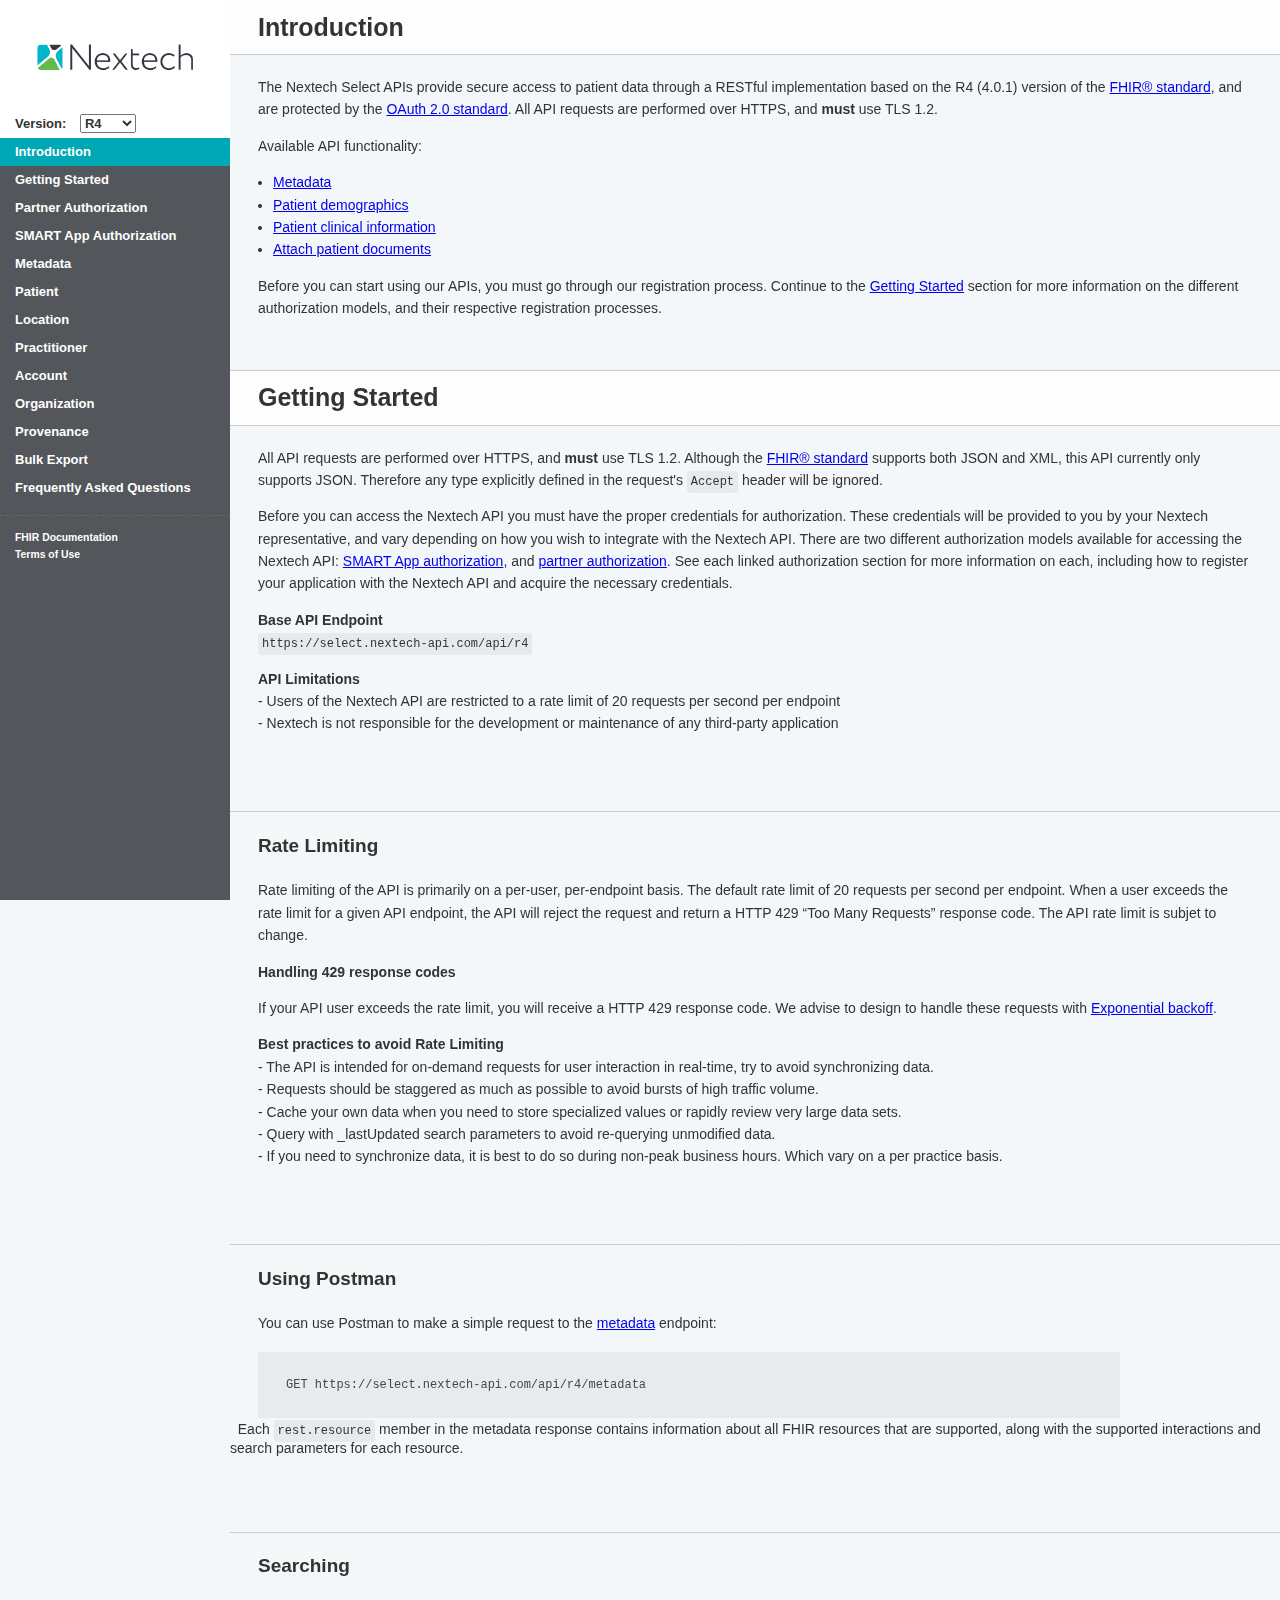
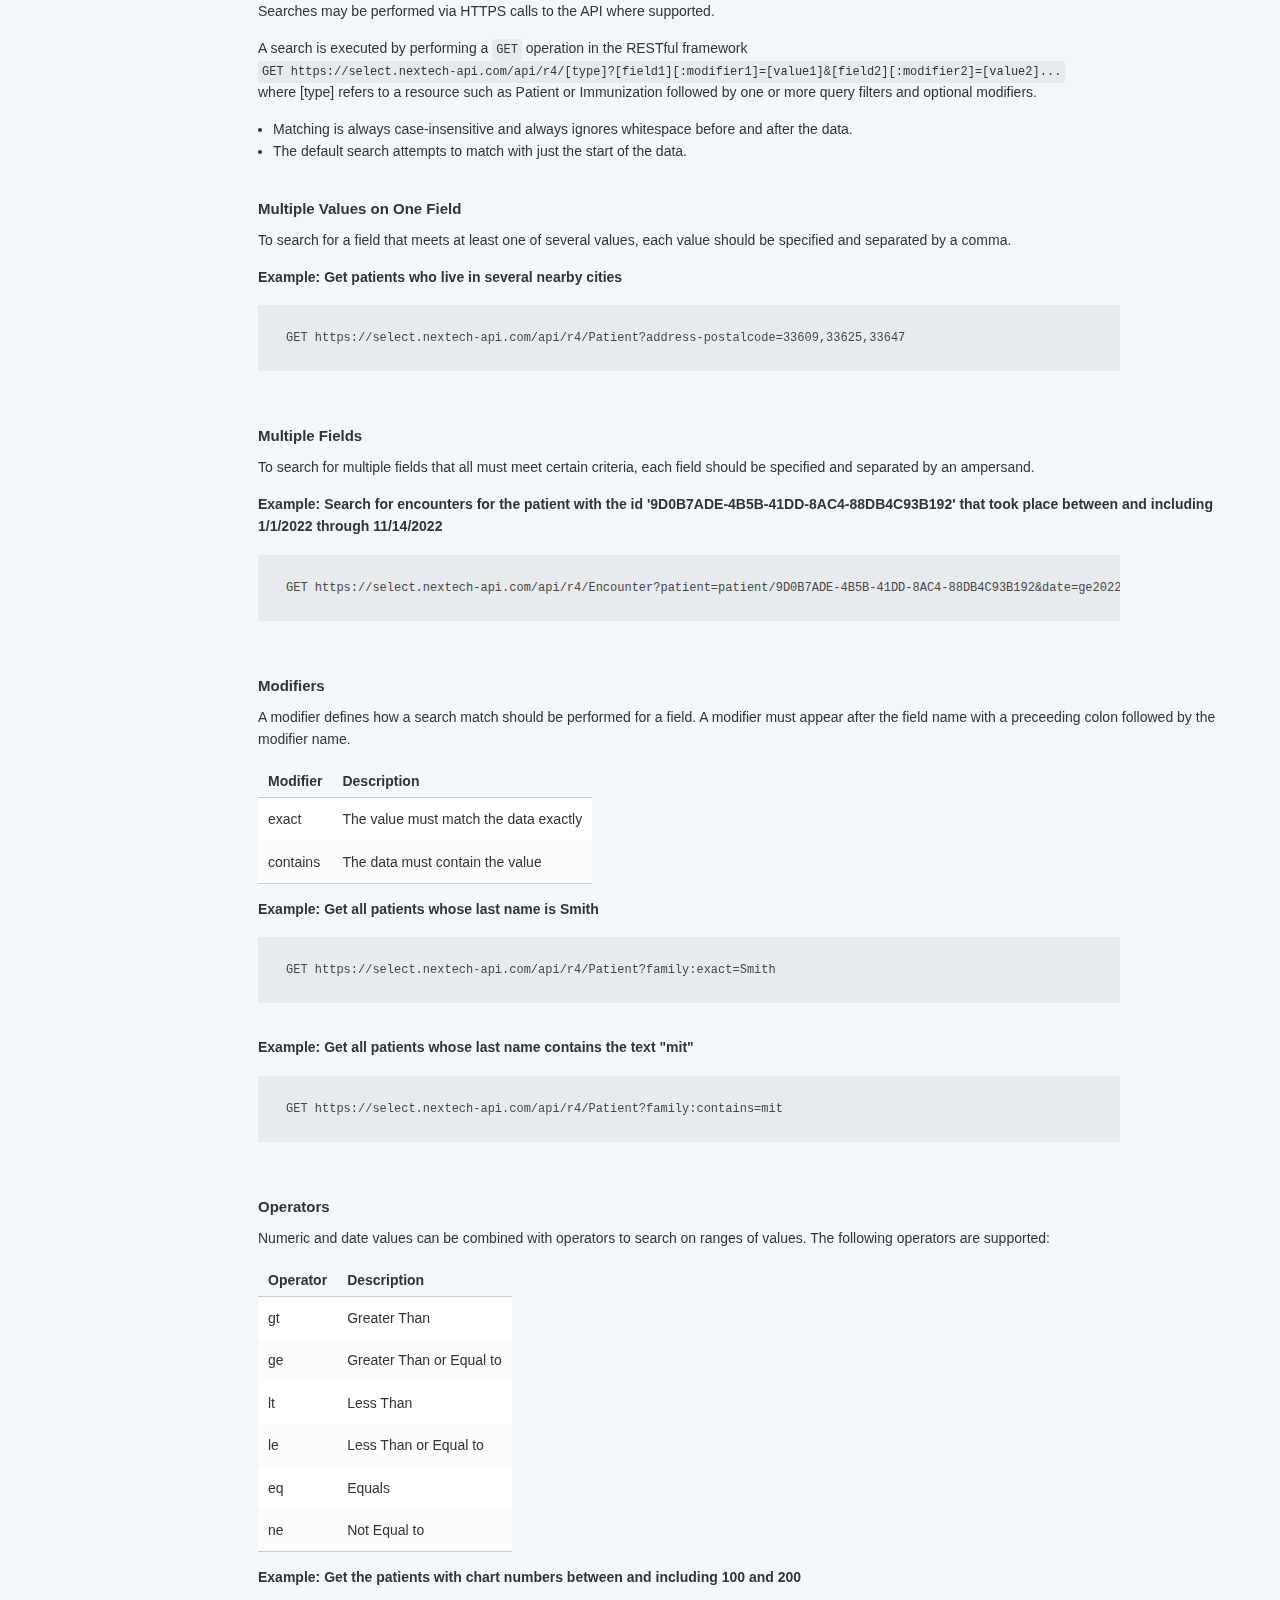
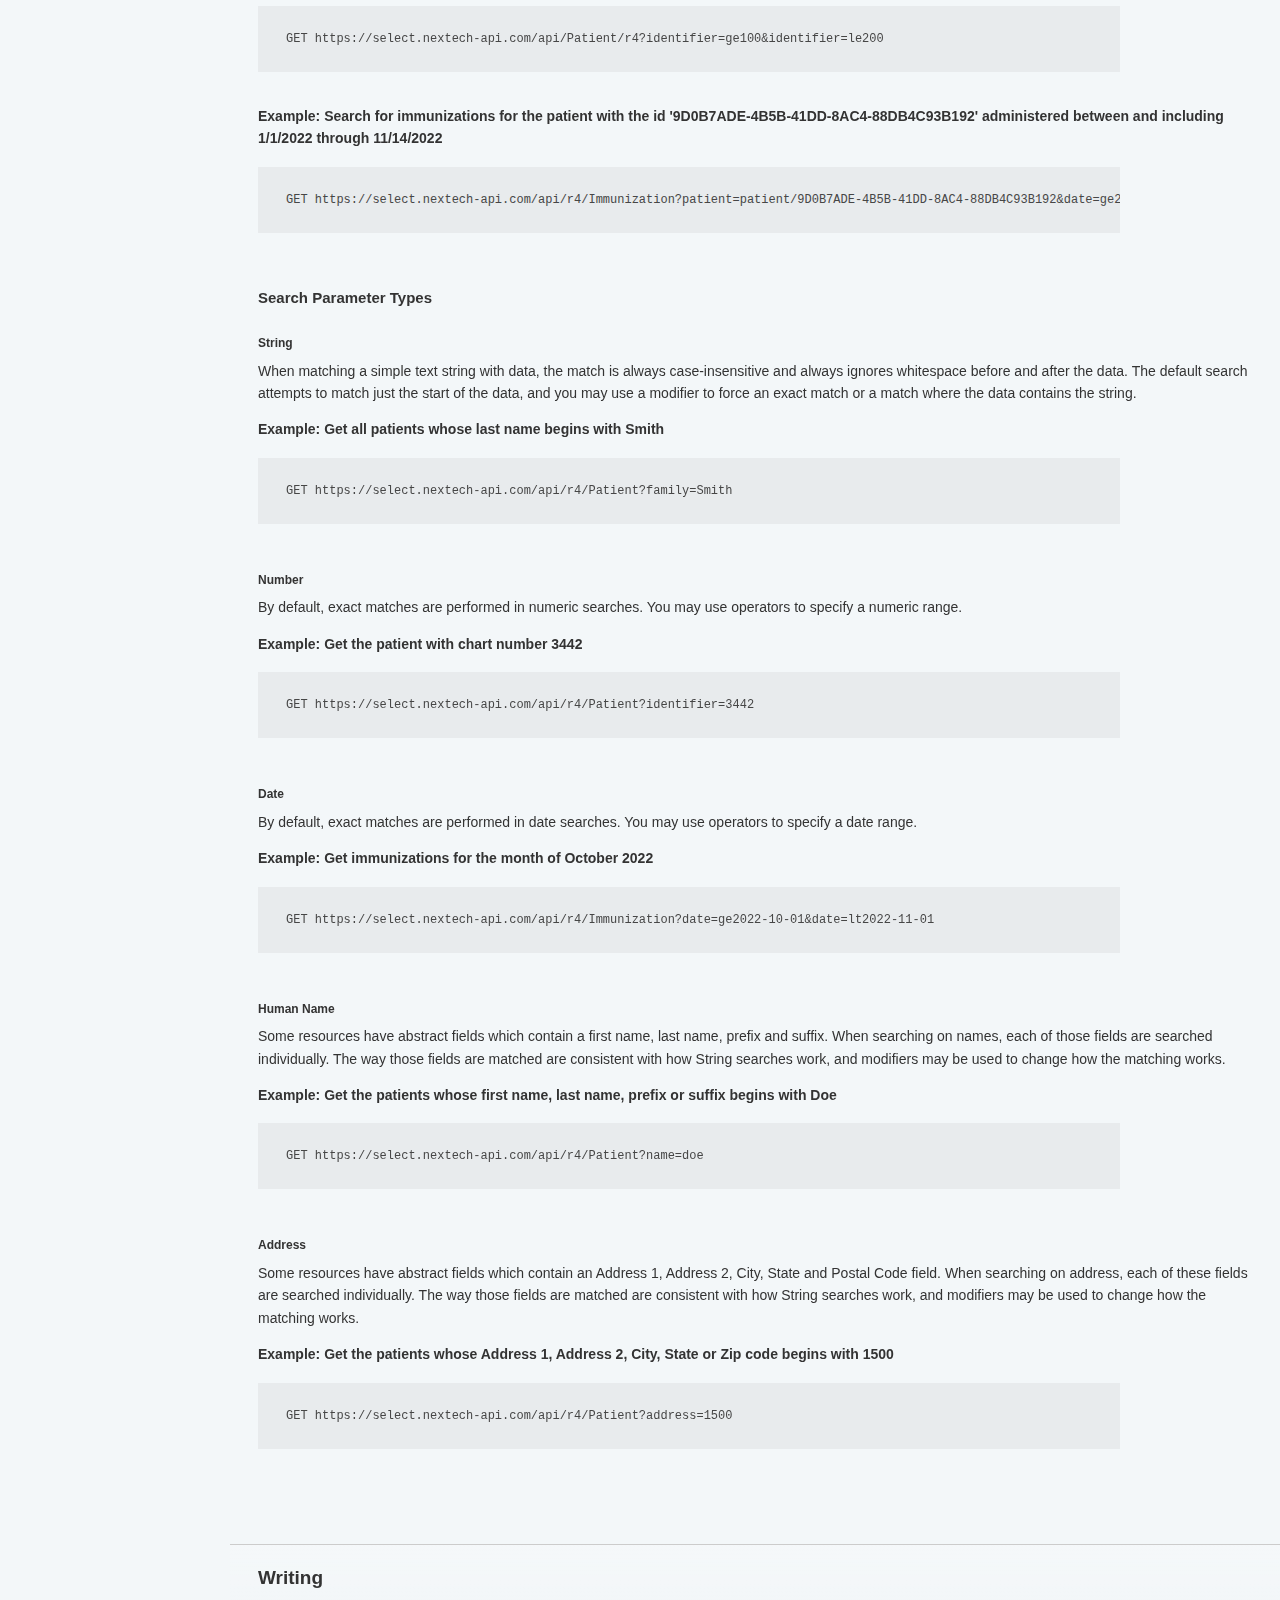
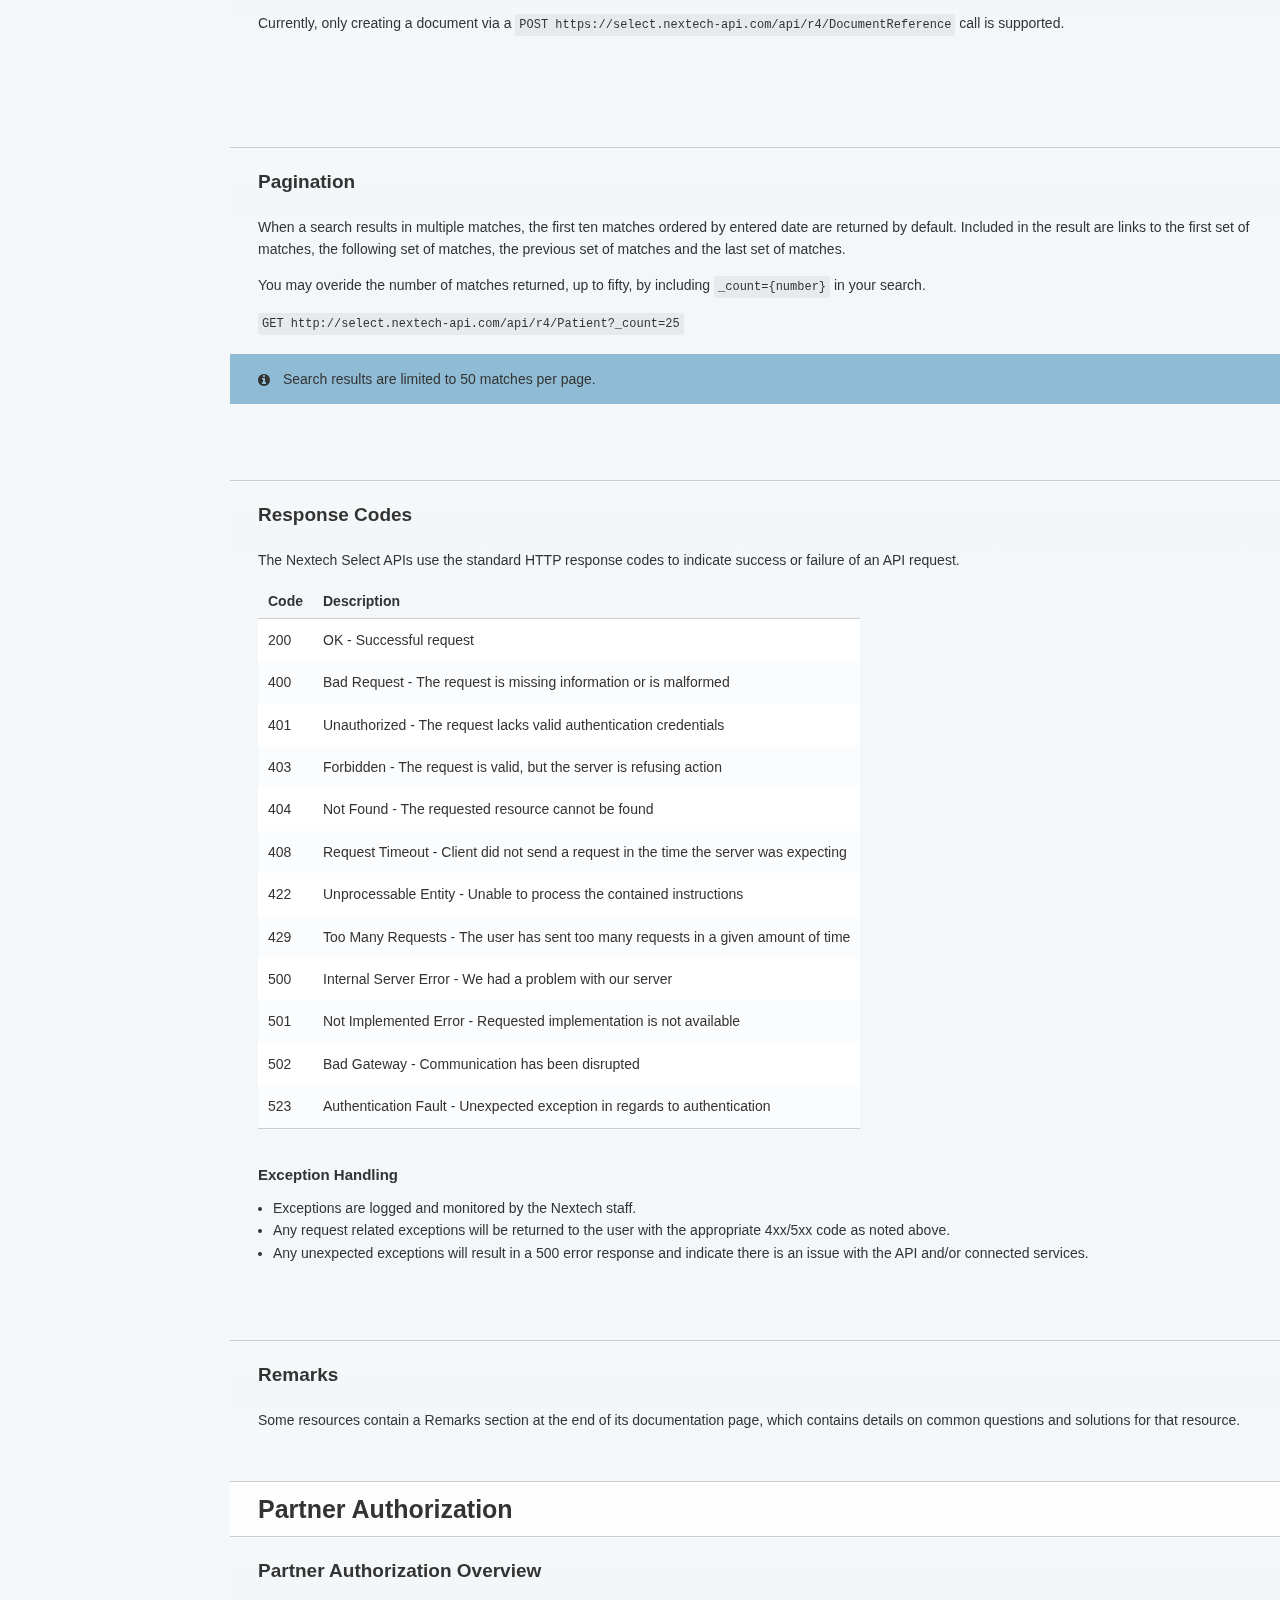
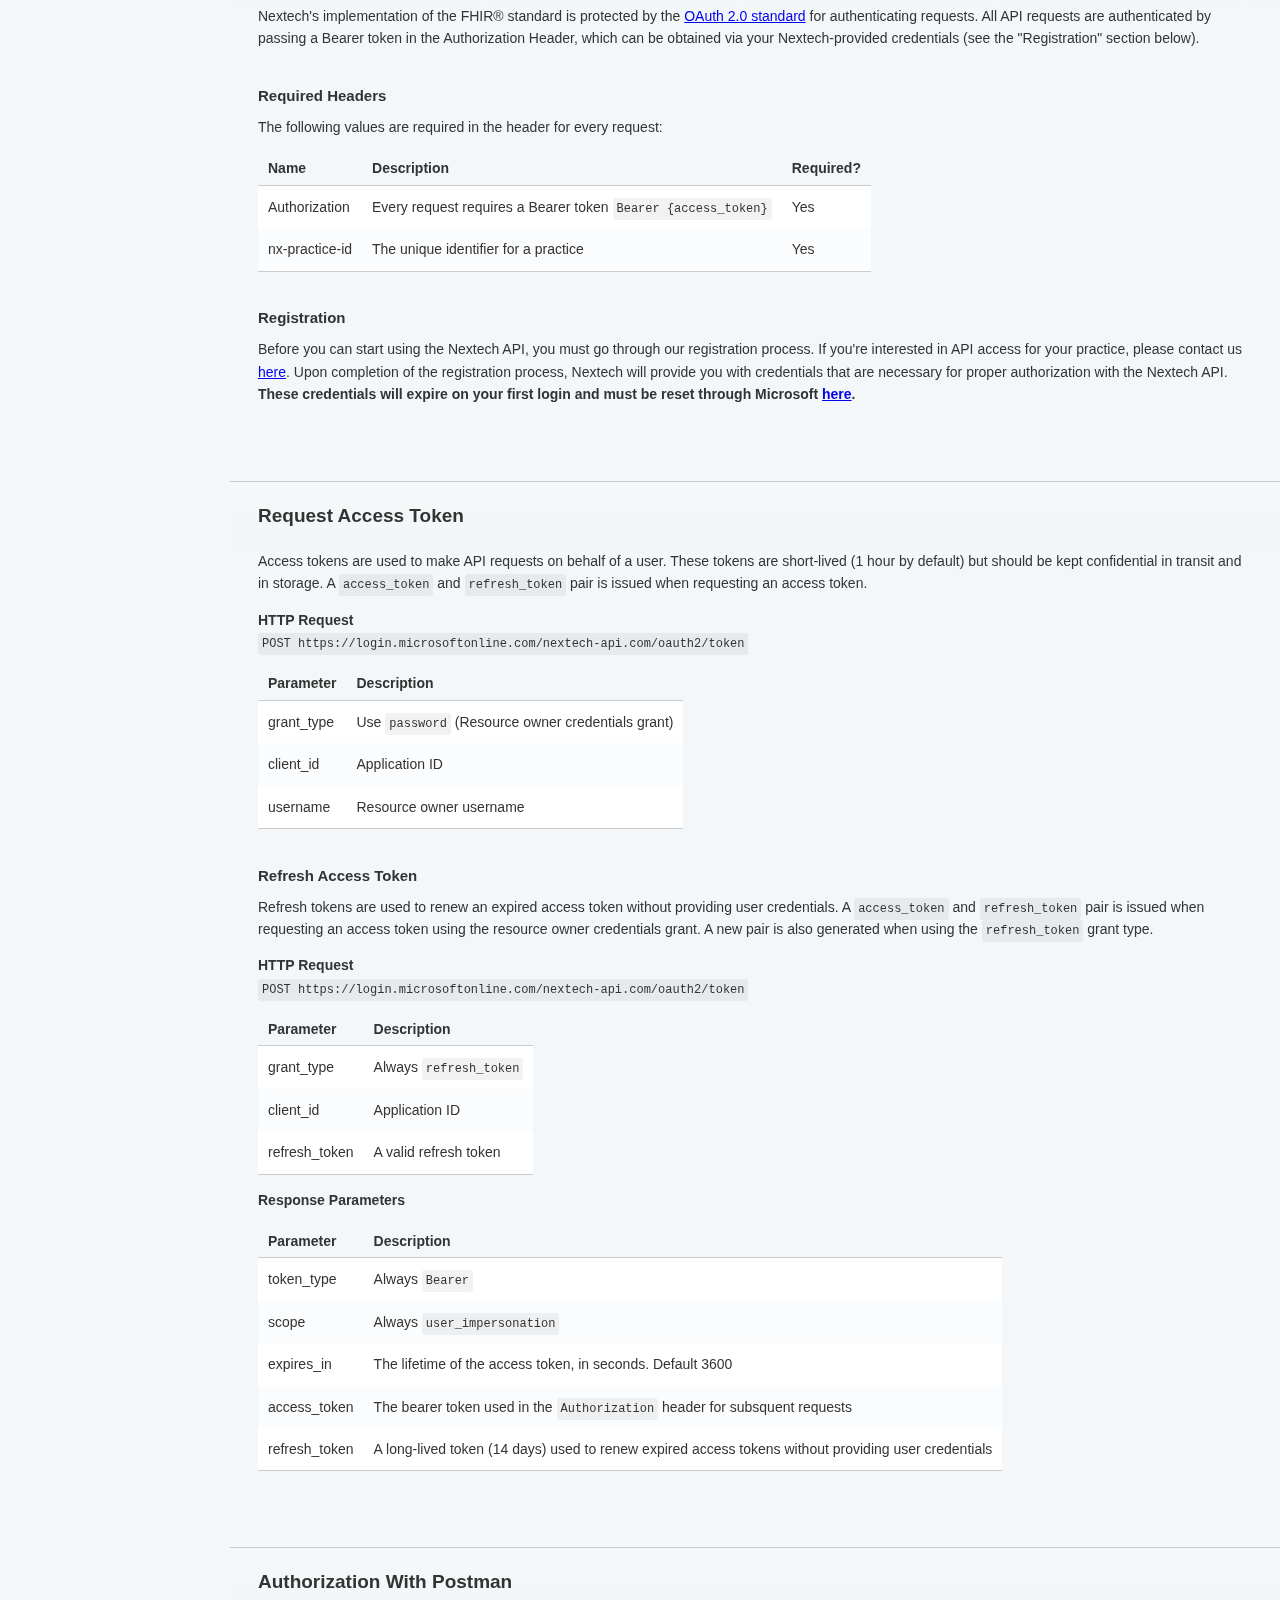
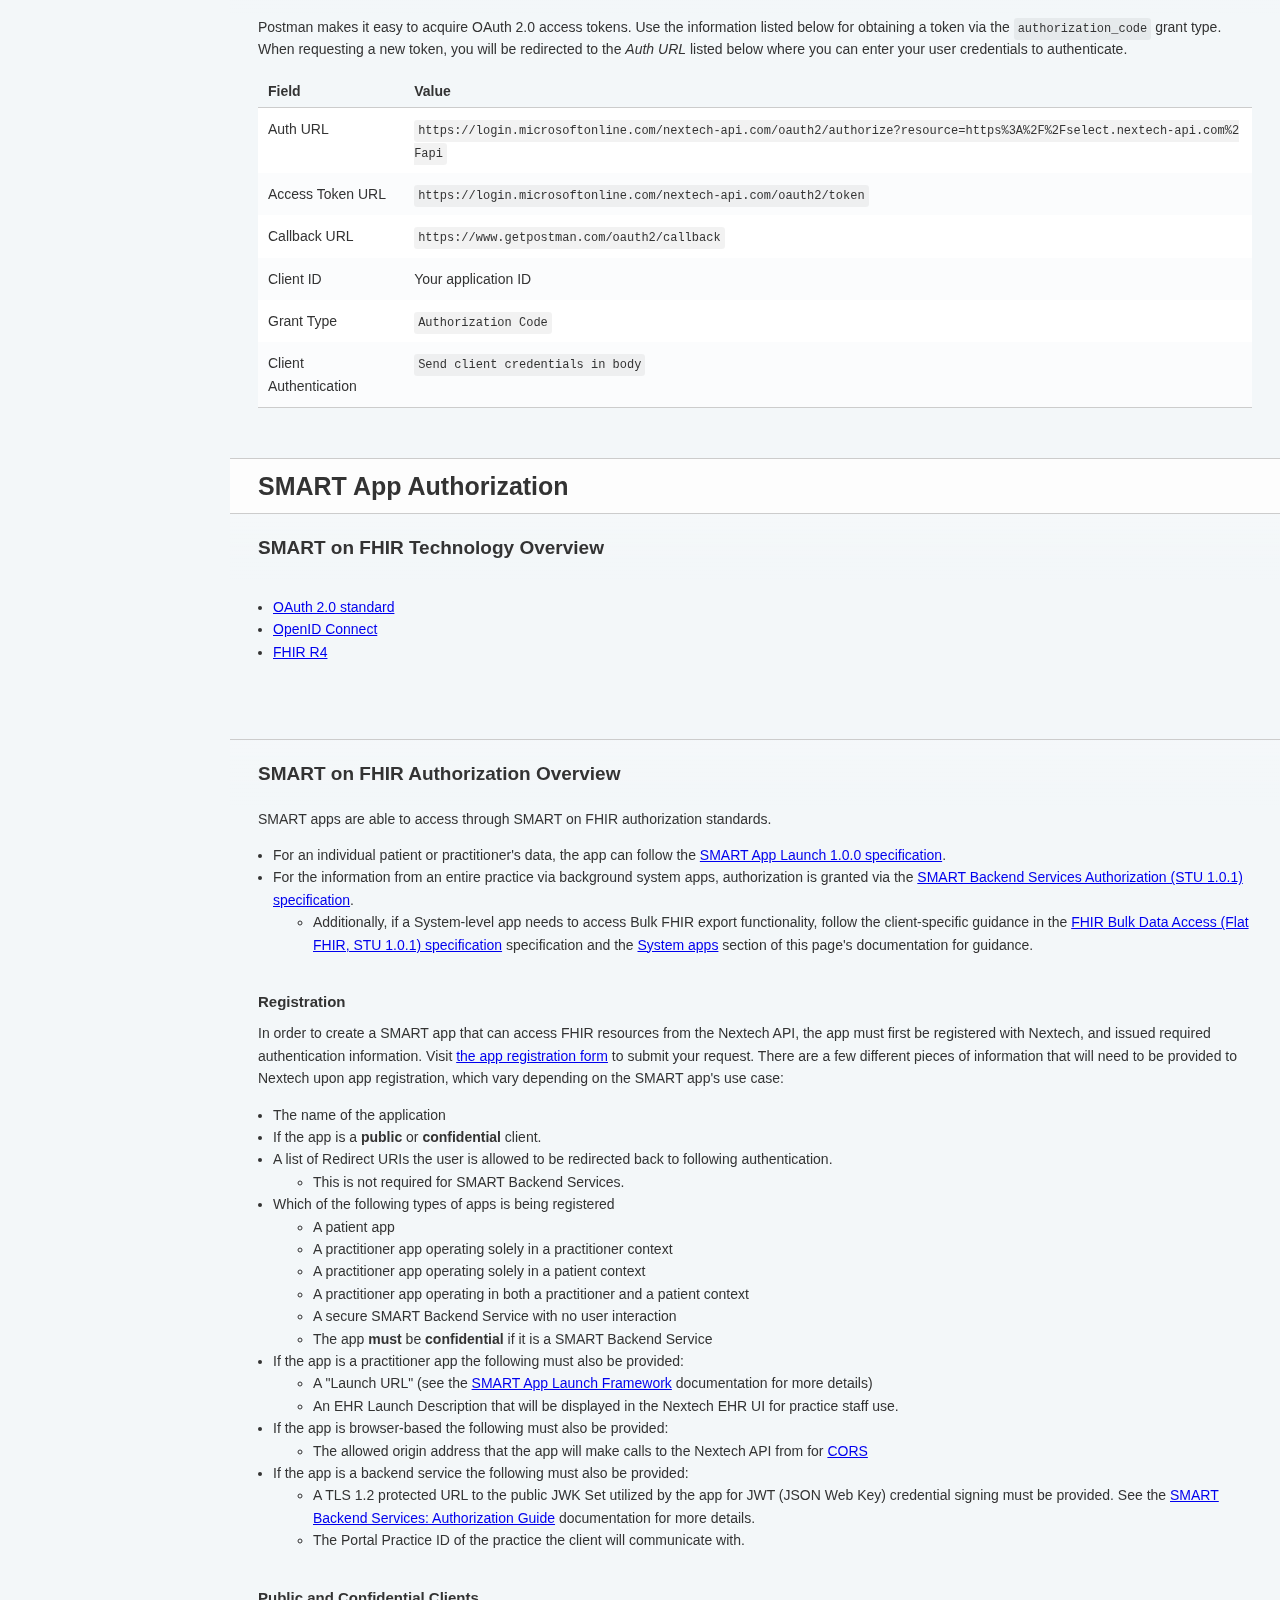
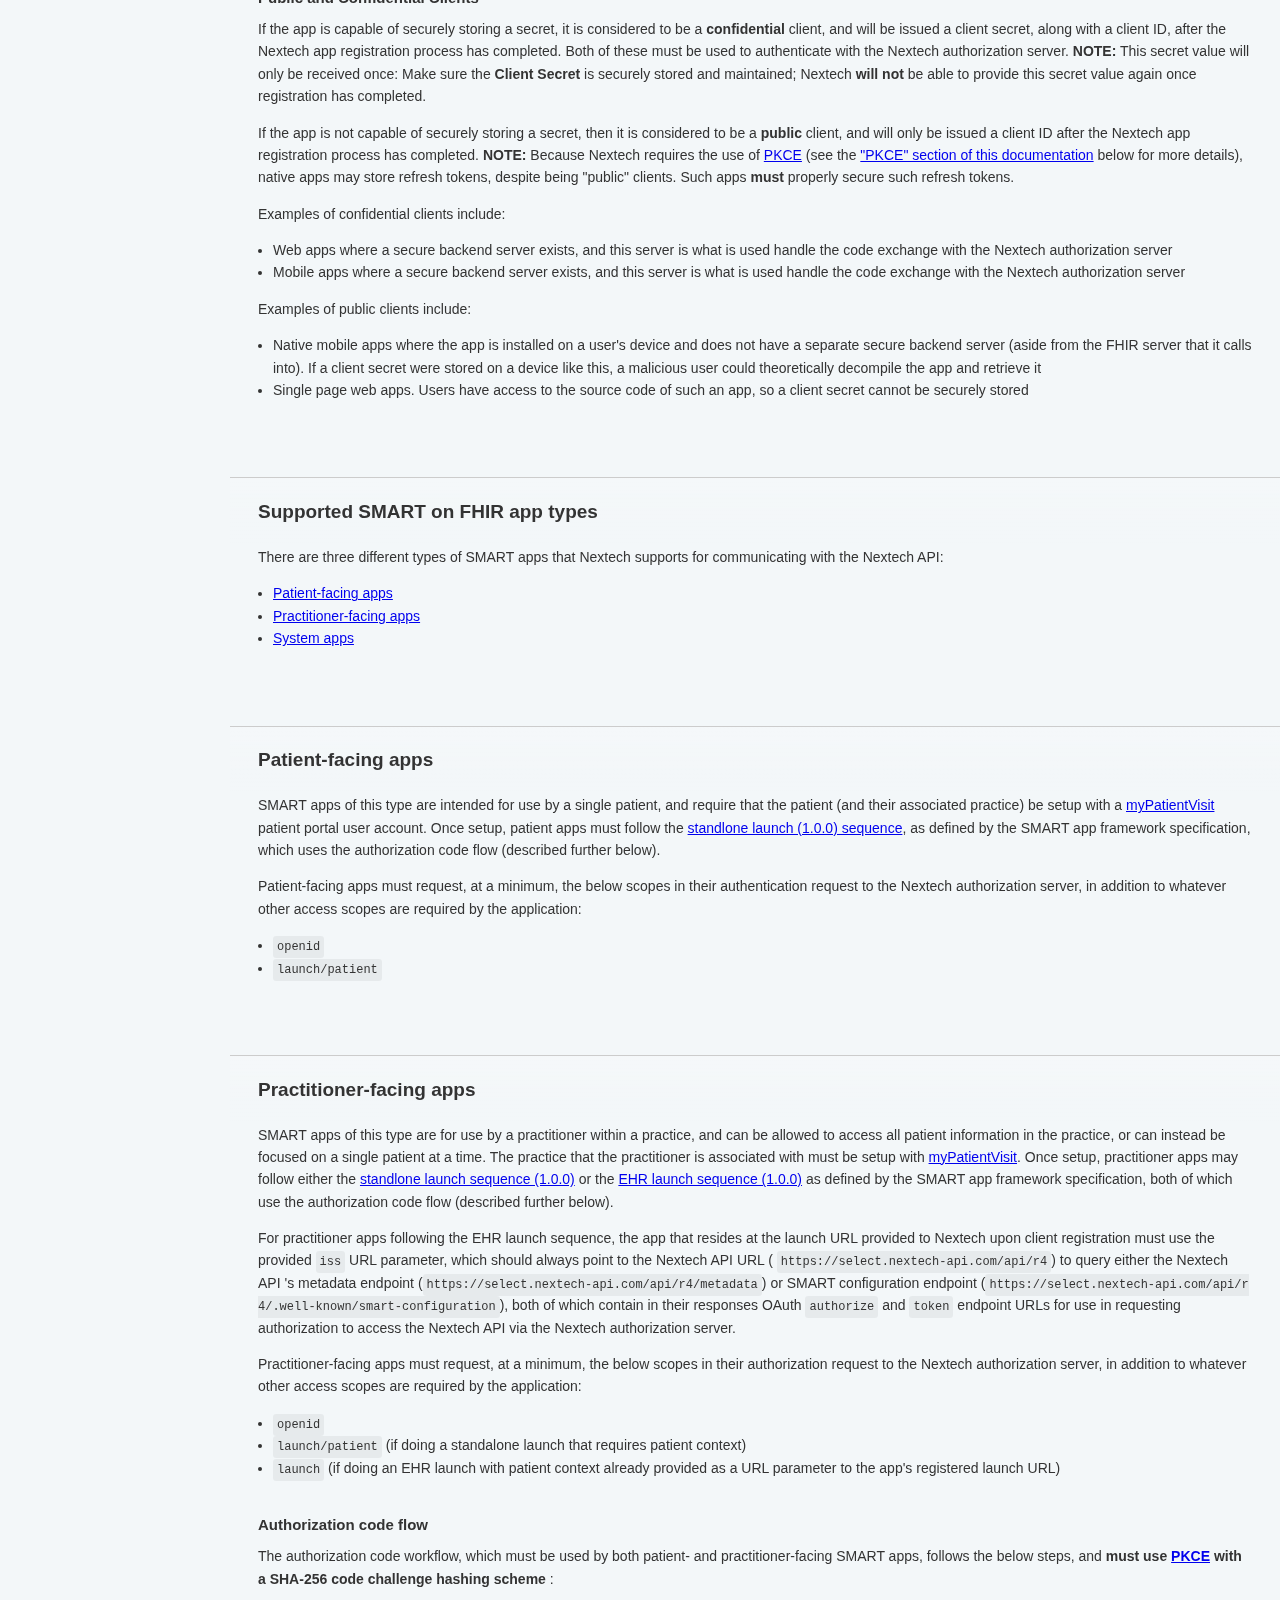
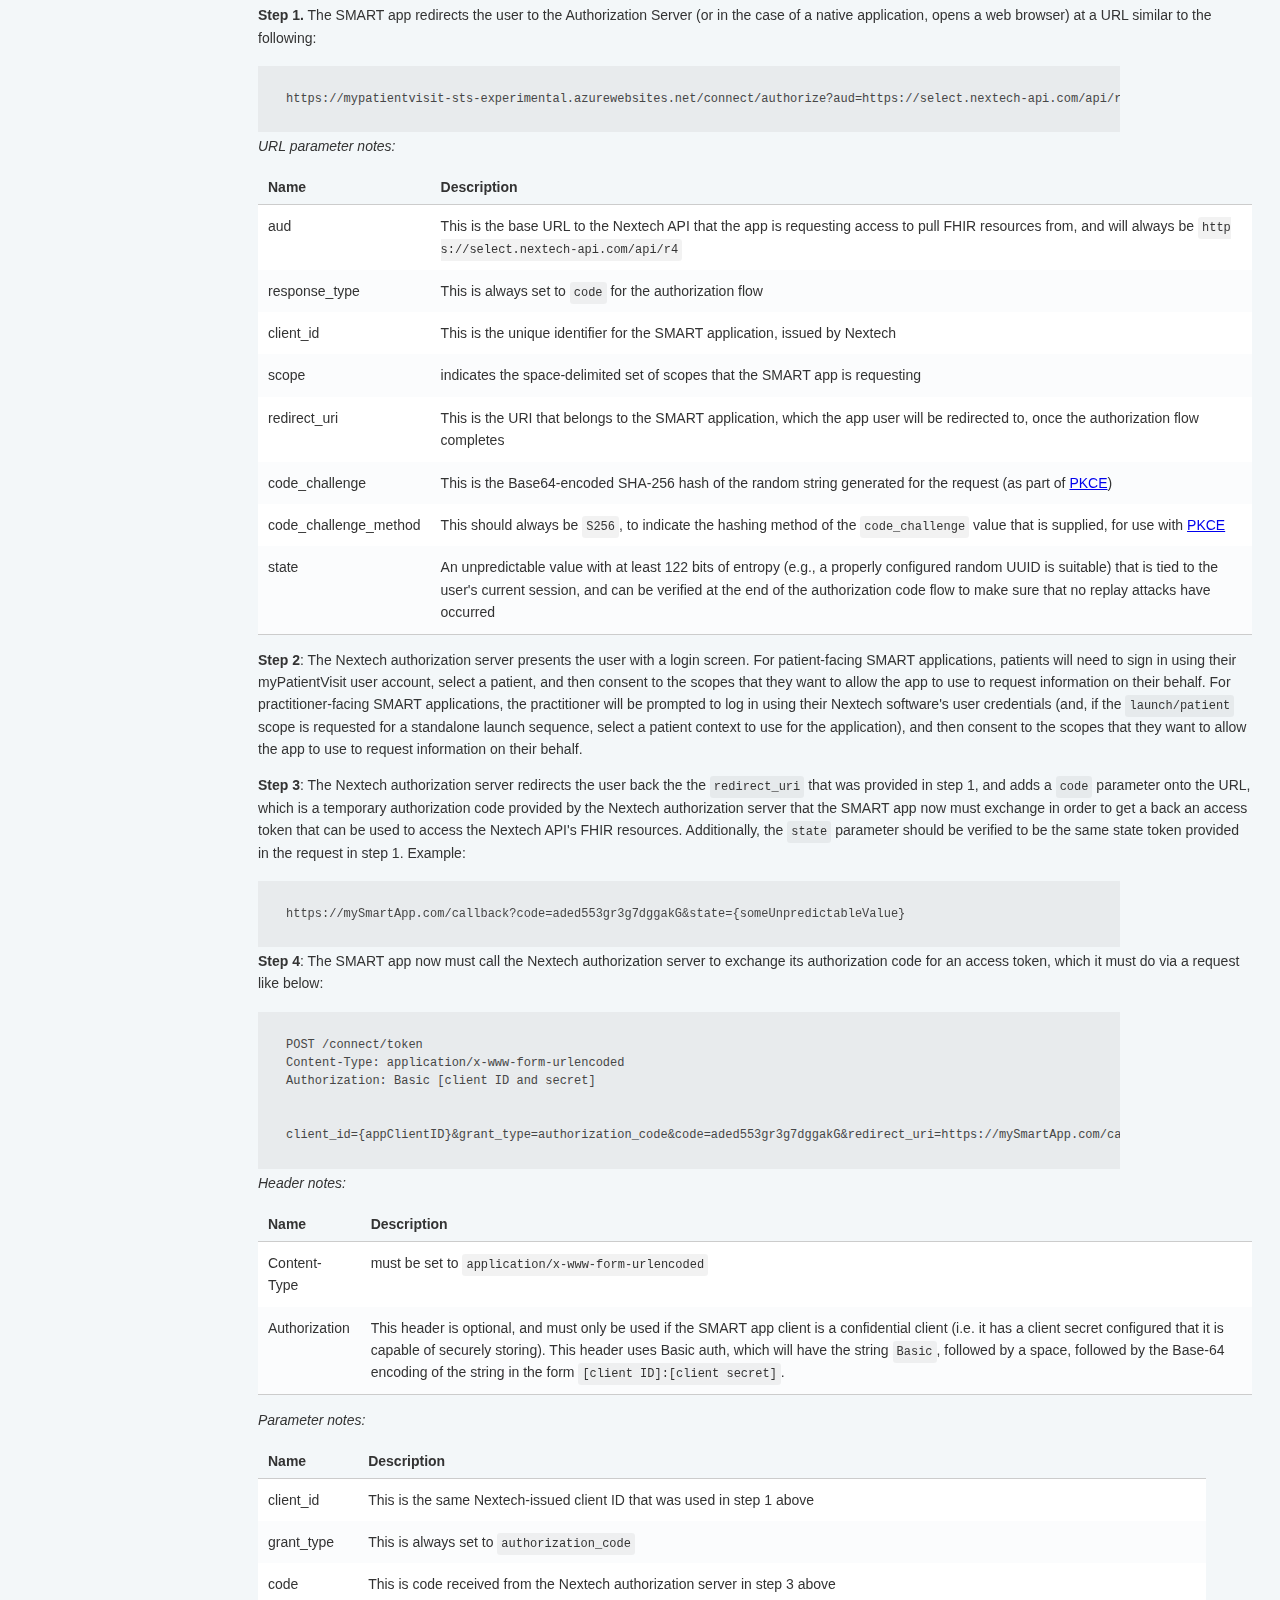
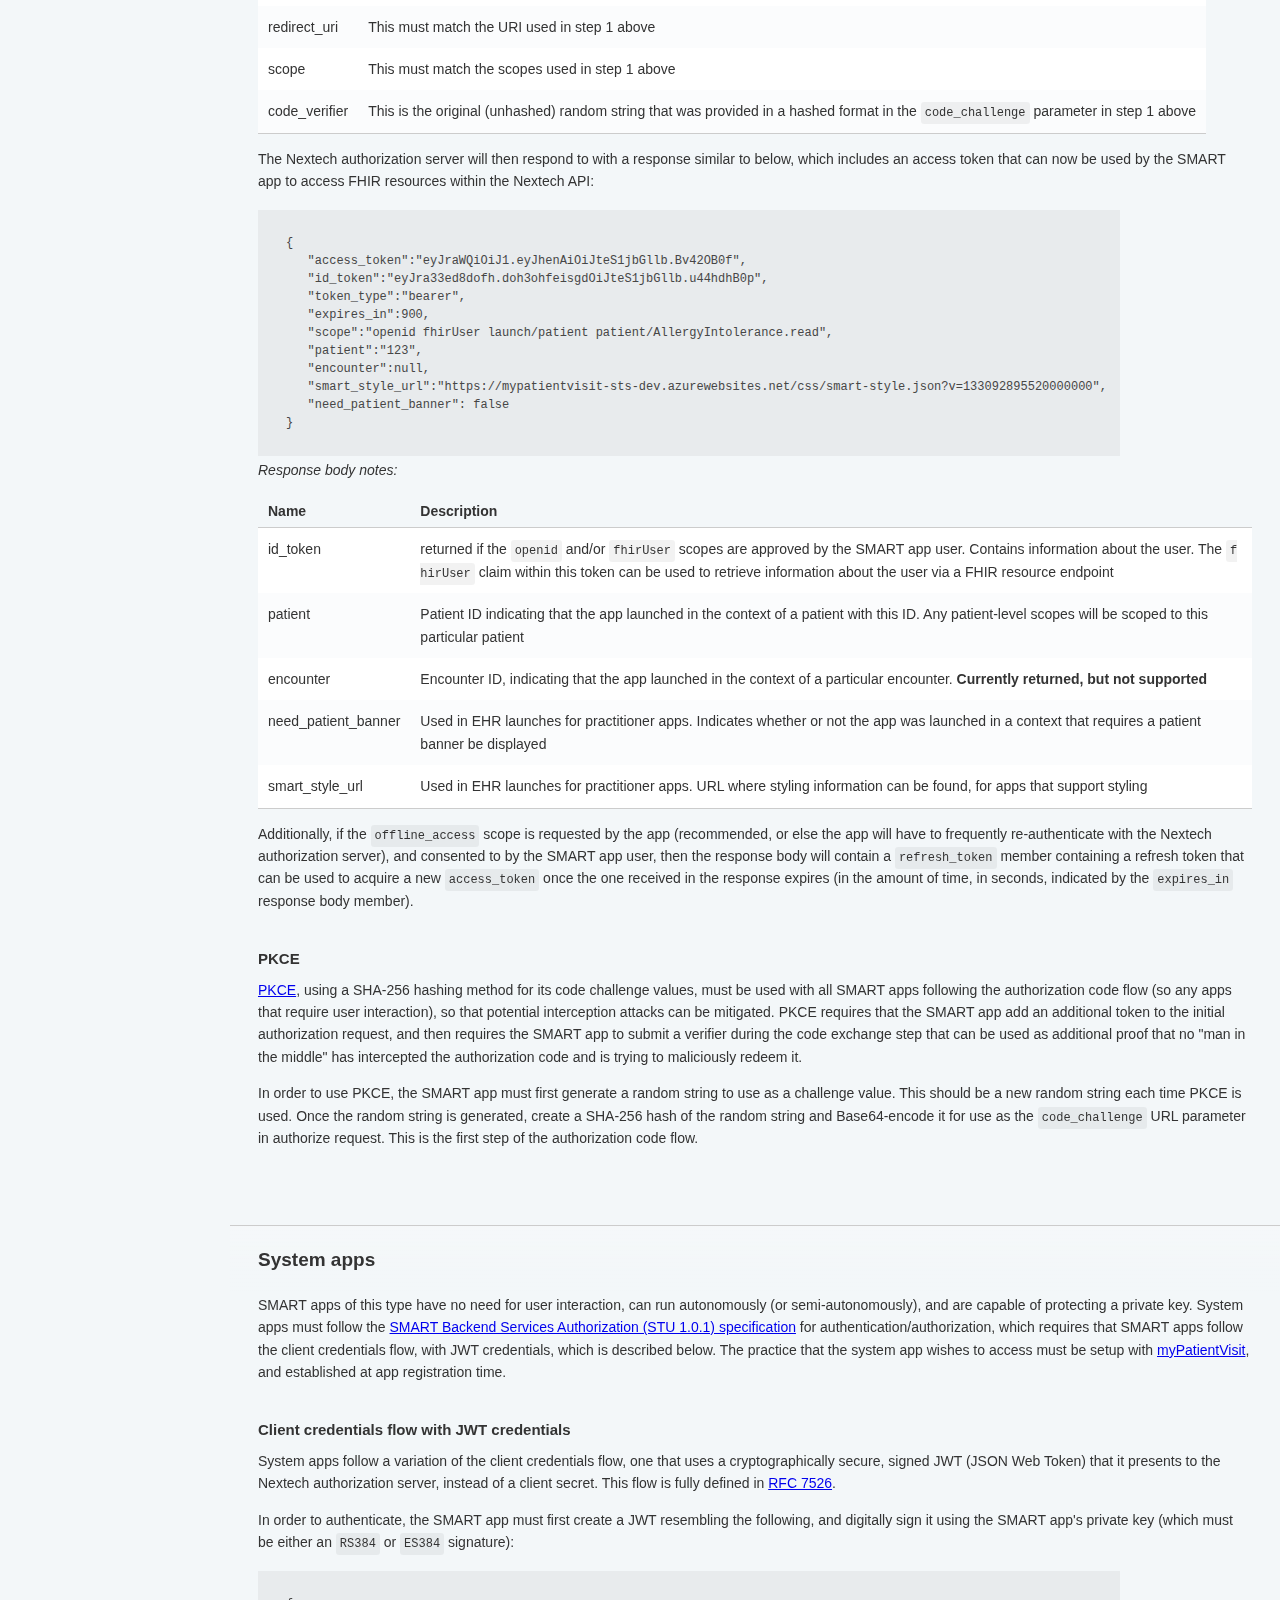
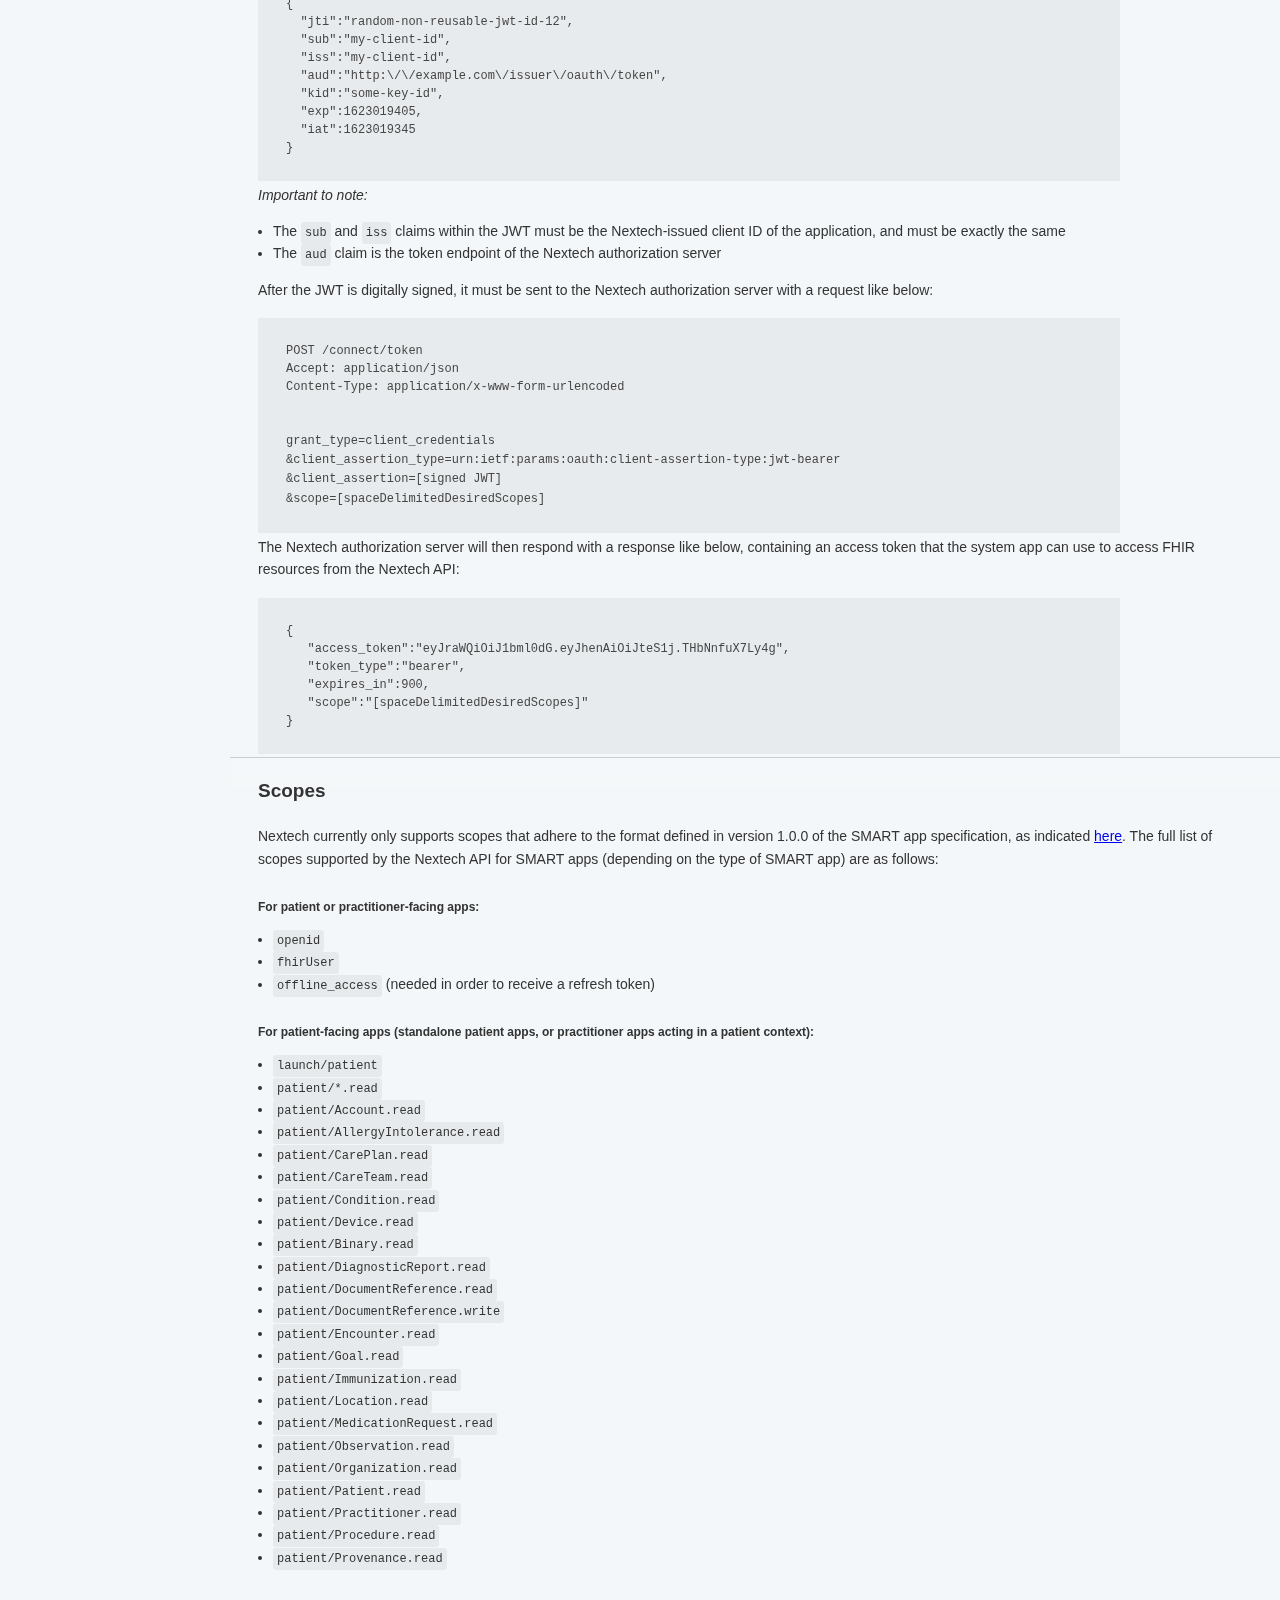
<file: r4.html>
<!doctype html>
<html>
  <head>
    <meta charset="utf-8">
    <meta content="IE=edge,chrome=1" http-equiv="X-UA-Compatible">
    <meta name="viewport" content="width=device-width, initial-scale=1, maximum-scale=1">
    <title>Nextech Select API Reference</title>
    <link href="images/nextech-favicon.png" rel="icon" type="image/png" />
    <style>
      .highlight table td { padding: 5px; }
.highlight table pre { margin: 0; }
.highlight .gh {
  color: #999999;
}
.highlight .sr {
  color: #f6aa11;
}
.highlight .go {
  color: #888888;
}
.highlight .gp {
  color: #555555;
}
.highlight .gs {
}
.highlight .gu {
  color: #aaaaaa;
}
.highlight .nb {
  color: #f6aa11;
}
.highlight .cm {
  color: #75715e;
}
.highlight .cp {
  color: #75715e;
}
.highlight .c1 {
  color: #75715e;
}
.highlight .cs {
  color: #75715e;
}
.highlight .c, .highlight .ch, .highlight .cd, .highlight .cpf {
  color: #75715e;
}
.highlight .err {
  color: #960050;
}
.highlight .gr {
  color: #960050;
}
.highlight .gt {
  color: #960050;
}
.highlight .gd {
  color: #49483e;
}
.highlight .gi {
  color: #49483e;
}
.highlight .ge {
  color: #49483e;
}
.highlight .kc {
  color: #66d9ef;
}
.highlight .kd {
  color: #66d9ef;
}
.highlight .kr {
  color: #66d9ef;
}
.highlight .no {
  color: #66d9ef;
}
.highlight .kt {
  color: #66d9ef;
}
.highlight .mf {
  color: #ae81ff;
}
.highlight .mh {
  color: #ae81ff;
}
.highlight .il {
  color: #ae81ff;
}
.highlight .mi {
  color: #ae81ff;
}
.highlight .mo {
  color: #ae81ff;
}
.highlight .m, .highlight .mb, .highlight .mx {
  color: #ae81ff;
}
.highlight .sc {
  color: #ae81ff;
}
.highlight .se {
  color: #ae81ff;
}
.highlight .ss {
  color: #ae81ff;
}
.highlight .sd {
  color: #e6db74;
}
.highlight .s2 {
  color: #e6db74;
}
.highlight .sb {
  color: #e6db74;
}
.highlight .sh {
  color: #e6db74;
}
.highlight .si {
  color: #e6db74;
}
.highlight .sx {
  color: #e6db74;
}
.highlight .s1 {
  color: #e6db74;
}
.highlight .s, .highlight .sa, .highlight .dl {
  color: #e6db74;
}
.highlight .na {
  color: #a6e22e;
}
.highlight .nc {
  color: #a6e22e;
}
.highlight .nd {
  color: #a6e22e;
}
.highlight .ne {
  color: #a6e22e;
}
.highlight .nf, .highlight .fm {
  color: #a6e22e;
}
.highlight .vc {
  color: #ffffff;
  background-color: #272822;
}
.highlight .nn {
  color: #ffffff;
  background-color: #272822;
}
.highlight .nl {
  color: #ffffff;
  background-color: #272822;
}
.highlight .ni {
  color: #ffffff;
  background-color: #272822;
}
.highlight .bp {
  color: #ffffff;
  background-color: #272822;
}
.highlight .vg {
  color: #ffffff;
  background-color: #272822;
}
.highlight .vi {
  color: #ffffff;
  background-color: #272822;
}
.highlight .nv, .highlight .vm {
  color: #ffffff;
  background-color: #272822;
}
.highlight .w {
  color: #ffffff;
  background-color: #272822;
}
.highlight {
  color: #ffffff;
  background-color: #272822;
}
.highlight .n, .highlight .py, .highlight .nx {
  color: #ffffff;
  background-color: #272822;
}
.highlight .ow {
  color: #f92672;
}
.highlight .nt {
  color: #f92672;
}
.highlight .k, .highlight .kv {
  color: #f92672;
}
.highlight .kn {
  color: #f92672;
}
.highlight .kp {
  color: #f92672;
}
.highlight .o {
  color: #f92672;
}
    </style>
    <link href="stylesheets/screen.css" rel="stylesheet" media="screen" />
    <link href="stylesheets/print.css" rel="stylesheet" media="print" />
      <script src="javascripts/all_nosearch.js"></script>
  </head>

  <body class="r4" data-languages="[]">
    <a href="#" id="nav-button">
      <span>
        NAV
        <img src="images/navbar.png" alt="" />
      </span>
    </a>    
    <div class="toc-wrapper">
      <img src="images/logo.png" class="logo" alt="" />
      <div id="versions" class="versions-wrapper">
        <label>Version: </label> 
        <select>
          <option value="index.html">STU3</option>
          <option value="r4.html">R4</option>
        </select>          
      </div>
      <div id="toc" class="toc-list-h1">
          <li>
            <a href="#introduction" class="toc-h1 toc-link" data-title="Introduction">Introduction</a>
          </li>
          <li>
            <a href="#getting-started" class="toc-h1 toc-link" data-title="Getting Started">Getting Started</a>
              <ul class="toc-list-h2">
                  <li>
                    <a href="#rate-limiting" class="toc-h2 toc-link" data-title="Getting Started">Rate Limiting</a>
                  </li>
                  <li>
                    <a href="#using-postman" class="toc-h2 toc-link" data-title="Getting Started">Using Postman</a>
                  </li>
                  <li>
                    <a href="#searching" class="toc-h2 toc-link" data-title="Getting Started">Searching</a>
                  </li>
                  <li>
                    <a href="#writing" class="toc-h2 toc-link" data-title="Getting Started">Writing</a>
                  </li>
                  <li>
                    <a href="#pagination" class="toc-h2 toc-link" data-title="Getting Started">Pagination</a>
                  </li>
                  <li>
                    <a href="#response-codes" class="toc-h2 toc-link" data-title="Getting Started">Response Codes</a>
                  </li>
                  <li>
                    <a href="#remarks" class="toc-h2 toc-link" data-title="Getting Started">Remarks</a>
                  </li>
              </ul>
          </li>
          <li>
            <a href="#partner-authorization" class="toc-h1 toc-link" data-title="Partner Authorization">Partner Authorization</a>
              <ul class="toc-list-h2">
                  <li>
                    <a href="#partner-authorization-overview" class="toc-h2 toc-link" data-title="Partner Authorization">Partner Authorization Overview</a>
                  </li>
                  <li>
                    <a href="#request-access-token" class="toc-h2 toc-link" data-title="Partner Authorization">Request Access Token</a>
                  </li>
                  <li>
                    <a href="#authorization-with-postman" class="toc-h2 toc-link" data-title="Partner Authorization">Authorization With Postman</a>
                  </li>
              </ul>
          </li>
          <li>
            <a href="#smart-app-authorization" class="toc-h1 toc-link" data-title="SMART App Authorization">SMART App Authorization</a>
              <ul class="toc-list-h2">
                  <li>
                    <a href="#smart-on-fhir-technology-overview" class="toc-h2 toc-link" data-title="SMART App Authorization">SMART on FHIR Technology Overview</a>
                  </li>
                  <li>
                    <a href="#smart-on-fhir-authorization-overview" class="toc-h2 toc-link" data-title="SMART App Authorization">SMART on FHIR Authorization Overview</a>
                  </li>
                  <li>
                    <a href="#supported-smart-on-fhir-app-types" class="toc-h2 toc-link" data-title="SMART App Authorization">Supported SMART on FHIR app types</a>
                  </li>
                  <li>
                    <a href="#patient-facing-apps" class="toc-h2 toc-link" data-title="SMART App Authorization">Patient-facing apps</a>
                  </li>
                  <li>
                    <a href="#practitioner-facing-apps" class="toc-h2 toc-link" data-title="SMART App Authorization">Practitioner-facing apps</a>
                  </li>
                  <li>
                    <a href="#system-apps" class="toc-h2 toc-link" data-title="SMART App Authorization">System apps</a>
                  </li>
                  <li>
                    <a href="#scopes" class="toc-h2 toc-link" data-title="SMART App Authorization">Scopes</a>
                  </li>
                  <li>
                    <a href="#using-the-access-token" class="toc-h2 toc-link" data-title="SMART App Authorization">Using the Access Token</a>
                  </li>
                  <li>
                    <a href="#nextech-authorization-server-metadata-endpoint" class="toc-h2 toc-link" data-title="SMART App Authorization">Nextech Authorization Server Metadata Endpoint</a>
                  </li>
              </ul>
          </li>
          <li>
            <a href="#metadata" class="toc-h1 toc-link" data-title="Metadata">Metadata</a>
              <ul class="toc-list-h2">
                  <li>
                    <a href="#overview" class="toc-h2 toc-link" data-title="Metadata">Overview</a>
                  </li>
                  <li>
                    <a href="#capability-statement" class="toc-h2 toc-link" data-title="Metadata">Capability Statement</a>
                  </li>
                  <li>
                    <a href="#smart-configuration" class="toc-h2 toc-link" data-title="Metadata">SMART Configuration</a>
                  </li>
              </ul>
          </li>
          <li>
            <a href="#patient" class="toc-h1 toc-link" data-title="Patient">Patient</a>
              <ul class="toc-list-h2">
                  <li>
                    <a href="#overview" class="toc-h2 toc-link" data-title="Patient">Overview</a>
                  </li>
                  <li>
                    <a href="#fields" class="toc-h2 toc-link" data-title="Patient">Fields</a>
                  </li>
                  <li>
                    <a href="#example" class="toc-h2 toc-link" data-title="Patient">Example</a>
                  </li>
                  <li>
                    <a href="#contact-information-and-privacy" class="toc-h2 toc-link" data-title="Patient">Contact Information and Privacy</a>
                  </li>
                  <li>
                    <a href="#get" class="toc-h2 toc-link" data-title="Patient"><em>Get</em></a>
                  </li>
                  <li>
                    <a href="#search" class="toc-h2 toc-link" data-title="Patient"><em>Search</em></a>
                  </li>
                  <li>
                    <a href="#patient-id-search" class="toc-h2 toc-link" data-title="Patient">Patient ID Search</a>
                  </li>
                  <li>
                    <a href="#http-request-3" class="toc-h2 toc-link" data-title="Patient">HTTP Request</a>
                  </li>
                  <li>
                    <a href="#parameters-3" class="toc-h2 toc-link" data-title="Patient">Parameters</a>
                  </li>
                  <li>
                    <a href="#allergy-intolerance" class="toc-h2 toc-link" data-title="Patient">Allergy Intolerance</a>
                  </li>
                  <li>
                    <a href="#care-plan" class="toc-h2 toc-link" data-title="Patient">Care Plan</a>
                  </li>
                  <li>
                    <a href="#care-team" class="toc-h2 toc-link" data-title="Patient">Care Team</a>
                  </li>
                  <li>
                    <a href="#condition" class="toc-h2 toc-link" data-title="Patient">Condition</a>
                  </li>
                  <li>
                    <a href="#device" class="toc-h2 toc-link" data-title="Patient">Device</a>
                  </li>
                  <li>
                    <a href="#documentreference" class="toc-h2 toc-link" data-title="Patient">DocumentReference</a>
                  </li>
                  <li>
                    <a href="#encounter" class="toc-h2 toc-link" data-title="Patient">Encounter</a>
                  </li>
                  <li>
                    <a href="#goal" class="toc-h2 toc-link" data-title="Patient">Goal</a>
                  </li>
                  <li>
                    <a href="#immunization" class="toc-h2 toc-link" data-title="Patient">Immunization</a>
                  </li>
                  <li>
                    <a href="#diagnostic-report" class="toc-h2 toc-link" data-title="Patient">Diagnostic Report</a>
                  </li>
                  <li>
                    <a href="#medication-request" class="toc-h2 toc-link" data-title="Patient">Medication Request</a>
                  </li>
                  <li>
                    <a href="#observation" class="toc-h2 toc-link" data-title="Patient">Observation</a>
                  </li>
                  <li>
                    <a href="#procedure" class="toc-h2 toc-link" data-title="Patient">Procedure</a>
                  </li>
                  <li>
                    <a href="#binary" class="toc-h2 toc-link" data-title="Patient">Binary</a>
                  </li>
              </ul>
          </li>
          <li>
            <a href="#location" class="toc-h1 toc-link" data-title="Location">Location</a>
              <ul class="toc-list-h2">
                  <li>
                    <a href="#overview" class="toc-h2 toc-link" data-title="Location">Overview</a>
                  </li>
                  <li>
                    <a href="#fields" class="toc-h2 toc-link" data-title="Location">Fields</a>
                  </li>
                  <li>
                    <a href="#example" class="toc-h2 toc-link" data-title="Location">Example</a>
                  </li>
                  <li>
                    <a href="#get" class="toc-h2 toc-link" data-title="Location"><em>Get</em></a>
                  </li>
                  <li>
                    <a href="#search" class="toc-h2 toc-link" data-title="Location"><em>Search</em></a>
                  </li>
              </ul>
          </li>
          <li>
            <a href="#practitioner" class="toc-h1 toc-link" data-title="Practitioner">Practitioner</a>
              <ul class="toc-list-h2">
                  <li>
                    <a href="#overview" class="toc-h2 toc-link" data-title="Practitioner">Overview</a>
                  </li>
                  <li>
                    <a href="#fields" class="toc-h2 toc-link" data-title="Practitioner">Fields</a>
                  </li>
                  <li>
                    <a href="#example" class="toc-h2 toc-link" data-title="Practitioner">Example</a>
                  </li>
                  <li>
                    <a href="#get" class="toc-h2 toc-link" data-title="Practitioner"><em>Get</em></a>
                  </li>
                  <li>
                    <a href="#search" class="toc-h2 toc-link" data-title="Practitioner"><em>Search</em></a>
                  </li>
                  <li>
                    <a href="#remarks" class="toc-h2 toc-link" data-title="Practitioner">Remarks</a>
                  </li>
              </ul>
          </li>
          <li>
            <a href="#account" class="toc-h1 toc-link" data-title="Account">Account</a>
              <ul class="toc-list-h2">
                  <li>
                    <a href="#overview" class="toc-h2 toc-link" data-title="Account">Overview</a>
                  </li>
                  <li>
                    <a href="#fields" class="toc-h2 toc-link" data-title="Account">Fields</a>
                  </li>
                  <li>
                    <a href="#example" class="toc-h2 toc-link" data-title="Account">Example</a>
                  </li>
                  <li>
                    <a href="#get" class="toc-h2 toc-link" data-title="Account"><em>Get</em></a>
                  </li>
                  <li>
                    <a href="#search" class="toc-h2 toc-link" data-title="Account"><em>Search</em></a>
                  </li>
              </ul>
          </li>
          <li>
            <a href="#organization" class="toc-h1 toc-link" data-title="Organization">Organization</a>
              <ul class="toc-list-h2">
                  <li>
                    <a href="#overview" class="toc-h2 toc-link" data-title="Organization">Overview</a>
                  </li>
                  <li>
                    <a href="#fields" class="toc-h2 toc-link" data-title="Organization">Fields</a>
                  </li>
                  <li>
                    <a href="#example" class="toc-h2 toc-link" data-title="Organization">Example</a>
                  </li>
                  <li>
                    <a href="#get" class="toc-h2 toc-link" data-title="Organization"><em>Get</em></a>
                  </li>
                  <li>
                    <a href="#search" class="toc-h2 toc-link" data-title="Organization"><em>Search</em></a>
                  </li>
              </ul>
          </li>
          <li>
            <a href="#provenance" class="toc-h1 toc-link" data-title="Provenance">Provenance</a>
              <ul class="toc-list-h2">
                  <li>
                    <a href="#overview" class="toc-h2 toc-link" data-title="Provenance">Overview</a>
                  </li>
                  <li>
                    <a href="#fields" class="toc-h2 toc-link" data-title="Provenance">Fields</a>
                  </li>
                  <li>
                    <a href="#example" class="toc-h2 toc-link" data-title="Provenance">Example</a>
                  </li>
                  <li>
                    <a href="#get" class="toc-h2 toc-link" data-title="Provenance"><em>Get</em></a>
                  </li>
                  <li>
                    <a href="#search" class="toc-h2 toc-link" data-title="Provenance"><em>Search</em></a>
                  </li>
              </ul>
          </li>
          <li>
            <a href="#bulk-export" class="toc-h1 toc-link" data-title="Bulk Export">Bulk Export</a>
              <ul class="toc-list-h2">
                  <li>
                    <a href="#bulk-fhir-export-documentation" class="toc-h2 toc-link" data-title="Bulk Export">Bulk FHIR Export <a href="http://hl7.org/fhir/uv/bulkdata/STU1.0.1/export/index.html">(Documentation)</a></a>
                  </li>
                  <li>
                    <a href="#all-patients" class="toc-h2 toc-link" data-title="Bulk Export">All Patients</a>
                  </li>
                  <li>
                    <a href="#all-patients-within-a-group" class="toc-h2 toc-link" data-title="Bulk Export">All Patients within a group</a>
                  </li>
                  <li>
                    <a href="#system-level-export" class="toc-h2 toc-link" data-title="Bulk Export">System level export</a>
                  </li>
                  <li>
                    <a href="#poll-export-content-location" class="toc-h2 toc-link" data-title="Bulk Export">Poll export content location</a>
                  </li>
                  <li>
                    <a href="#cancel-export-job" class="toc-h2 toc-link" data-title="Bulk Export">Cancel export job</a>
                  </li>
              </ul>
          </li>
          <li>
            <a href="#frequently-asked-questions" class="toc-h1 toc-link" data-title="Frequently Asked Questions">Frequently Asked Questions</a>
              <ul class="toc-list-h2">
                  <li>
                    <a href="#resetting-expired-partner-credentials" class="toc-h2 toc-link" data-title="Frequently Asked Questions">Resetting Expired Partner Credentials</a>
                  </li>
                  <li>
                    <a href="#missing-practitioners" class="toc-h2 toc-link" data-title="Frequently Asked Questions">Missing Practitioners</a>
                  </li>
              </ul>
          </li>
      </div>
        <ul class="toc-footer">
            <li><a href='http://hl7.org/fhir/R4/'>FHIR Documentation</a></li>
            <li><a href='https://cdn2.hubspot.net/hubfs/306056/Developers%20Portal/Nextech%20API%20Terms%20and%20Conditions%20Agreement%20Document.pdf'>Terms of Use</a></li>
        </ul>
    </div>
    <div class="page-wrapper">
      <div class="dark-box"></div>
      <div class="content">
        <h1 id='introduction'>Introduction</h1>
<p>The Nextech Select APIs provide secure access to patient data through a RESTful implementation based on the R4 (4.0.1) version of the <a href="https://www.hl7.org/fhir/R4/index.html">FHIR® standard</a>, and are protected by the <a href="https://www.rfc-editor.org/rfc/rfc6749">OAuth 2.0 standard</a>. All API requests are performed over HTTPS, and <strong>must</strong> use TLS 1.2.</p>

<p>Available API functionality:  </p>

<ul>
<li><a href="#metadata">Metadata</a></li>
<li><a href="#patient-2">Patient demographics</a><br></li>
<li><a href="#allergy-intolerance">Patient clinical information</a><br></li>
<li><a href="#create">Attach patient documents</a></li>
</ul>

<p>Before you can start using our APIs, you must go through our registration process. Continue to the <a href="#getting-started">Getting Started</a> section for more information on the different authorization models, and their respective registration processes.</p>
<h1 id='getting-started'>Getting Started</h1>
<p>All API requests are performed over HTTPS, and <strong>must</strong> use TLS 1.2. Although the <a href="https://www.hl7.org/fhir/R4/index.html">FHIR® standard</a> supports both JSON and XML, this API currently only supports JSON.  Therefore any type explicitly defined in the request&#39;s <code>Accept</code> header will be ignored.</p>

<p>Before you can access the Nextech API you must have the proper credentials for authorization. These credentials will be provided to you by your Nextech representative, and vary depending on how you wish to integrate with the Nextech API. There are two different authorization models available for accessing the Nextech API: <a href="#smart-app-authorization">SMART App authorization</a>, and <a href="#partner-authorization">partner authorization</a>. See each linked authorization section for more information on each, including how to register your application with the Nextech API and acquire the necessary credentials.</p>

<p><strong>Base API Endpoint</strong><br>
<code>https://select.nextech-api.com/api/r4</code></p>

<p><strong>API Limitations</strong><br>
- Users of the Nextech API are restricted to a rate limit of 20 requests per second per endpoint<br>
- Nextech is not responsible for the development or maintenance of any third-party application</p>
<h2 id='rate-limiting'>Rate Limiting</h2>
<p>Rate limiting of the API is primarily on a per-user, per-endpoint basis. The default rate limit of 20 requests per second per endpoint. When a user exceeds the rate limit for a given API endpoint, the API will reject the request and return a HTTP 429 “Too Many Requests” response code. The API rate limit is subjet to change.</p>

<p><strong>Handling 429 response codes</strong></p>

<p>If your API user exceeds the rate limit, you will receive a HTTP 429 response code. We advise to design to handle these requests with <a href="https://en.wikipedia.org/wiki/Exponential_backoff">Exponential backoff</a>.</p>

<p><strong>Best practices to avoid Rate Limiting</strong><br>
- The API is intended for on-demand requests for user interaction in real-time, try to avoid synchronizing data.<br>
- Requests should be staggered as much as possible to avoid bursts of high traffic volume.<br>
- Cache your own data when you need to store specialized values or rapidly review very large data sets.<br>
- Query with _lastUpdated search parameters to avoid re-querying unmodified data.<br>
- If you need to synchronize data, it is best to do so during non-peak business hours. Which vary on a per practice basis.  </p>
<h2 id='using-postman'>Using Postman</h2>
<p>You can use Postman to make a simple request to the <a href="#metadata">metadata</a> endpoint:
&nbsp;
<pre class="center-column">
GET https://select.nextech-api.com/api/r4/metadata
</pre>
&nbsp;
Each <code>rest.resource</code> member in the metadata response contains information about all FHIR resources that are supported, along with the supported interactions and search parameters for each resource.</p>
<h2 id='searching'>Searching</h2>
<p>Searches may be performed via HTTPS calls to the API where supported. </p>

<p>A search is executed by performing a <code>GET</code> operation in the RESTful framework<br>
<code>GET https://select.nextech-api.com/api/r4/[type]?[field1][:modifier1]=[value1]&amp;[field2][:modifier2]=[value2]...</code><br>
where [type] refers to a resource such as Patient or Immunization followed by one or more query filters and optional modifiers.</p>

<ul>
<li>Matching is always case-insensitive and always ignores whitespace before and after the data.</li>
<li>The default search attempts to match with just the start of the data.</li>
</ul>
<h3 id='multiple-values-on-one-field'>Multiple Values on One Field</h3>
<p>To search for a field that meets at least one of several values, each value should be specified and separated by a comma.</p>

<p><strong>Example: Get patients who live in several nearby cities</strong>
<pre class="center-column">
GET https://select.nextech-api.com/api/r4/Patient?address-postalcode=33609,33625,33647
</pre>
&nbsp;</p>
<h3 id='multiple-fields'>Multiple Fields</h3>
<p>To search for multiple fields that all must meet certain criteria, each field should be specified and separated by an ampersand.</p>

<p><strong>Example: Search for encounters for the patient with the id &#39;9D0B7ADE-4B5B-41DD-8AC4-88DB4C93B192&#39; that took place between and including 1/1/2022 through 11/14/2022</strong>
<pre class="center-column">
GET https://select.nextech-api.com/api/r4/Encounter?patient=patient/9D0B7ADE-4B5B-41DD-8AC4-88DB4C93B192&amp;date=ge2022-01-01&amp;date=lt2022-11-14
</pre>
&nbsp;</p>
<h3 id='modifiers'>Modifiers</h3>
<p>A modifier defines how a search match should be performed for a field. A modifier must appear after the field name with a preceeding colon followed by the modifier name.</p>

<table><thead>
<tr>
<th>Modifier</th>
<th>Description</th>
</tr>
</thead><tbody>
<tr>
<td>exact</td>
<td>The value must match the data exactly</td>
</tr>
<tr>
<td>contains</td>
<td>The data must contain the value</td>
</tr>
</tbody></table>

<p><strong>Example: Get all patients whose last name is Smith</strong>
<pre class="center-column">
GET https://select.nextech-api.com/api/r4/Patient?family:exact=Smith
</pre>
&nbsp;</p>

<p><strong>Example: Get all patients whose last name contains the text &quot;mit&quot;</strong>
<pre class="center-column">
GET https://select.nextech-api.com/api/r4/Patient?family:contains=mit
</pre>
&nbsp;</p>
<h3 id='operators'>Operators</h3>
<p>Numeric and date values can be combined with operators to search on ranges of values. The following operators are supported:</p>

<table><thead>
<tr>
<th>Operator</th>
<th>Description</th>
</tr>
</thead><tbody>
<tr>
<td>gt</td>
<td>Greater Than</td>
</tr>
<tr>
<td>ge</td>
<td>Greater Than or Equal to</td>
</tr>
<tr>
<td>lt</td>
<td>Less Than</td>
</tr>
<tr>
<td>le</td>
<td>Less Than or Equal to</td>
</tr>
<tr>
<td>eq</td>
<td>Equals</td>
</tr>
<tr>
<td>ne</td>
<td>Not Equal to</td>
</tr>
</tbody></table>

<p><strong>Example: Get the patients with chart numbers between and including 100 and 200</strong>
<pre class="center-column">
GET https://select.nextech-api.com/api/Patient/r4?identifier=ge100&amp;identifier=le200
</pre>
&nbsp;</p>

<p><strong>Example: Search for immunizations for the patient with the id &#39;9D0B7ADE-4B5B-41DD-8AC4-88DB4C93B192&#39; administered between and including 1/1/2022 through 11/14/2022</strong>
<pre class="center-column">
GET https://select.nextech-api.com/api/r4/Immunization?patient=patient/9D0B7ADE-4B5B-41DD-8AC4-88DB4C93B192&amp;date=ge2022-01-01&amp;date=lt2022-11-14
</pre>
&nbsp;</p>
<h3 id='search-parameter-types'>Search Parameter Types</h3><h4 id='string'>String</h4>
<p>When matching a simple text string with data, the match is always case-insensitive and always ignores whitespace before and after the data. The default search attempts to match just the start of the data, and you may use a modifier to force an exact match or a match where the data contains the string.</p>

<p><strong>Example: Get all patients whose last name begins with Smith</strong>
<pre class="center-column">
GET https://select.nextech-api.com/api/r4/Patient?family=Smith
</pre>
&nbsp;</p>
<h4 id='number'>Number</h4>
<p>By default, exact matches are performed in numeric searches. You may use operators to specify a numeric range.</p>

<p><strong>Example: Get the patient with chart number 3442</strong>
<pre class="center-column">
GET https://select.nextech-api.com/api/r4/Patient?identifier=3442
</pre>
&nbsp;</p>
<h4 id='date'>Date</h4>
<p>By default, exact matches are performed in date searches. You may use operators to specify a date range.</p>

<p><strong>Example: Get immunizations for the month of October 2022</strong>
<pre class="center-column">
GET https://select.nextech-api.com/api/r4/Immunization?date=ge2022-10-01&amp;date=lt2022-11-01
</pre>
&nbsp;</p>
<h4 id='human-name'>Human Name</h4>
<p>Some resources have abstract fields which contain a first name, last name, prefix and suffix. When searching on names, each of those fields are searched individually. The way those fields are matched are consistent with how String searches work, and modifiers may be used to change how the matching works.</p>

<p><strong>Example: Get the patients whose first name, last name, prefix or suffix begins with Doe</strong>
<pre class="center-column">
GET https://select.nextech-api.com/api/r4/Patient?name=doe
</pre>
&nbsp;</p>
<h4 id='address'>Address</h4>
<p>Some resources have abstract fields which contain an Address 1, Address 2, City, State and Postal Code field. When searching on address, each of these fields are searched individually. The way those fields are matched are consistent with how String searches work, and modifiers may be used to change how the matching works.</p>

<p><strong>Example: Get the patients whose Address 1, Address 2, City, State or Zip code begins with 1500</strong>
<pre class="center-column">
GET https://select.nextech-api.com/api/r4/Patient?address=1500
</pre>
&nbsp;</p>
<h2 id='writing'>Writing</h2>
<p>Currently, only creating a document via a <code>POST https://select.nextech-api.com/api/r4/DocumentReference</code> call is supported.</p>

<p>&nbsp;</p>
<h2 id='pagination'>Pagination</h2>
<p>When a search results in multiple matches, the first ten matches ordered by entered date are returned by default. Included in the result are links to the first set of matches, the following set of matches, the previous set of matches and the last set of matches.</p>

<p>You may overide the number of matches returned, up to fifty, by including <code>_count={number}</code> in your search. </p>

<p><code>GET http://select.nextech-api.com/api/r4/Patient?_count=25</code></p>

<aside class="notice">
Search results are limited to 50 matches per page.
</aside>
<h2 id='response-codes'>Response Codes</h2>
<p>The Nextech Select APIs use the standard HTTP response codes to indicate success or failure of an API request.</p>

<table><thead>
<tr>
<th>Code</th>
<th>Description</th>
</tr>
</thead><tbody>
<tr>
<td>200</td>
<td>OK - Successful request</td>
</tr>
<tr>
<td>400</td>
<td>Bad Request - The request is missing information or is malformed</td>
</tr>
<tr>
<td>401</td>
<td>Unauthorized - The request lacks valid authentication credentials</td>
</tr>
<tr>
<td>403</td>
<td>Forbidden - The request is valid, but the server is refusing action</td>
</tr>
<tr>
<td>404</td>
<td>Not Found - The requested resource cannot be found</td>
</tr>
<tr>
<td>408</td>
<td>Request Timeout - Client did not send a request in the time the server was expecting</td>
</tr>
<tr>
<td>422</td>
<td>Unprocessable Entity - Unable to process the contained instructions</td>
</tr>
<tr>
<td>429</td>
<td>Too Many Requests - The user has sent too many requests in a given amount of time</td>
</tr>
<tr>
<td>500</td>
<td>Internal Server Error - We had a problem with our server</td>
</tr>
<tr>
<td>501</td>
<td>Not Implemented Error - Requested implementation is not available</td>
</tr>
<tr>
<td>502</td>
<td>Bad Gateway - Communication has been disrupted</td>
</tr>
<tr>
<td>523</td>
<td>Authentication Fault - Unexpected exception in regards to authentication</td>
</tr>
</tbody></table>
<h3 id='exception-handling'>Exception Handling</h3>
<ul>
<li>Exceptions are logged and monitored by the Nextech staff.</li>
<li>Any request related exceptions will be returned to the user with the appropriate 4xx/5xx code as noted above.</li>
<li>Any unexpected exceptions will result in a 500 error response and indicate there is an issue with the API and/or connected services.</li>
</ul>
<h2 id='remarks'>Remarks</h2>
<p>Some resources contain a Remarks section at the end of its documentation page, which contains details on common questions and solutions for that resource.</p>
<h1 id='partner-authorization'>Partner Authorization</h1><h2 id='partner-authorization-overview'>Partner Authorization Overview</h2>
<p>Nextech&#39;s implementation of the FHIR® standard is protected by the <a href="https://www.rfc-editor.org/rfc/rfc6749">OAuth 2.0 standard</a> for authenticating requests. All API requests are authenticated by passing a Bearer token in the Authorization Header, which can be obtained via your Nextech-provided credentials (see the &quot;Registration&quot; section below).</p>
<h3 id='required-headers'>Required Headers</h3>
<p>The following values are required in the header for every request:</p>

<table><thead>
<tr>
<th>Name</th>
<th>Description</th>
<th>Required?</th>
</tr>
</thead><tbody>
<tr>
<td>Authorization</td>
<td>Every request requires a Bearer token <code>Bearer {access_token}</code></td>
<td>Yes</td>
</tr>
<tr>
<td>nx-practice-id</td>
<td>The unique identifier for a practice</td>
<td>Yes</td>
</tr>
</tbody></table>
<h3 id='registration'>Registration</h3>
<p>Before you can start using the Nextech API, you must go through our registration process. If you&#39;re interested in API access for your practice, please contact us <a href="http://landing.nextech.com/developers-portal-registration-form">here</a>. Upon completion of the registration process, Nextech will provide you with credentials that are necessary for proper authorization with the Nextech API. <strong>These credentials will expire on your first login and must be reset through Microsoft <a href="http://portal.azure.com/">here</a>.</strong></p>
<h2 id='request-access-token'>Request Access Token</h2>
<p>Access tokens are used to make API requests on behalf of a user. These tokens are short-lived (1 hour by default) but should be kept confidential in transit and in storage. A <code>access_token</code> and <code>refresh_token</code> pair is issued when requesting an access token.</p>

<p><strong>HTTP Request</strong><br>
<code>POST https://login.microsoftonline.com/nextech-api.com/oauth2/token</code></p>

<table><thead>
<tr>
<th>Parameter</th>
<th>Description</th>
</tr>
</thead><tbody>
<tr>
<td>grant_type</td>
<td>Use <code>password</code> (Resource owner credentials grant)</td>
</tr>
<tr>
<td>client_id</td>
<td>Application ID</td>
</tr>
<tr>
<td>username</td>
<td>Resource owner username</td>
</tr>
</tbody></table>
<h3 id='refresh-access-token'>Refresh Access Token</h3>
<p>Refresh tokens are used to renew an expired access token without providing user credentials. A <code>access_token</code> and <code>refresh_token</code> pair is issued when requesting an access token using the resource owner credentials grant. A new pair is also generated when using the <code>refresh_token</code> grant type. </p>

<p><strong>HTTP Request</strong><br>
<code>POST https://login.microsoftonline.com/nextech-api.com/oauth2/token</code></p>

<table><thead>
<tr>
<th>Parameter</th>
<th>Description</th>
</tr>
</thead><tbody>
<tr>
<td>grant_type</td>
<td>Always <code>refresh_token</code></td>
</tr>
<tr>
<td>client_id</td>
<td>Application ID</td>
</tr>
<tr>
<td>refresh_token</td>
<td>A valid refresh token</td>
</tr>
</tbody></table>

<p><strong>Response Parameters</strong></p>

<table><thead>
<tr>
<th>Parameter</th>
<th>Description</th>
</tr>
</thead><tbody>
<tr>
<td>token_type</td>
<td>Always <code>Bearer</code></td>
</tr>
<tr>
<td>scope</td>
<td>Always <code>user_impersonation</code></td>
</tr>
<tr>
<td>expires_in</td>
<td>The lifetime of the access token, in seconds. Default 3600</td>
</tr>
<tr>
<td>access_token</td>
<td>The bearer token used in the <code>Authorization</code> header for subsquent requests</td>
</tr>
<tr>
<td>refresh_token</td>
<td>A long-lived token (14 days) used to renew expired access tokens without providing user credentials</td>
</tr>
</tbody></table>
<h2 id='authorization-with-postman'>Authorization With Postman</h2>
<p>Postman makes it easy to acquire OAuth 2.0 access tokens. Use the information listed below for obtaining a token via the <code>authorization_code</code> grant type. When requesting a new token, you will be redirected to the <em>Auth URL</em> listed below where you can enter your user credentials to authenticate. </p>

<table><thead>
<tr>
<th>Field</th>
<th>Value</th>
</tr>
</thead><tbody>
<tr>
<td>Auth URL</td>
<td><code>https://login.microsoftonline.com/nextech-api.com/oauth2/authorize?resource=https%3A%2F%2Fselect.nextech-api.com%2Fapi</code></td>
</tr>
<tr>
<td>Access Token URL</td>
<td><code>https://login.microsoftonline.com/nextech-api.com/oauth2/token</code></td>
</tr>
<tr>
<td>Callback URL</td>
<td><code>https://www.getpostman.com/oauth2/callback</code></td>
</tr>
<tr>
<td>Client ID</td>
<td>Your application ID</td>
</tr>
<tr>
<td>Grant Type</td>
<td><code>Authorization Code</code></td>
</tr>
<tr>
<td>Client Authentication</td>
<td><code>Send client credentials in body</code></td>
</tr>
</tbody></table>
<h1 id='smart-app-authorization'>SMART App Authorization</h1><h2 id='smart-on-fhir-technology-overview'>SMART on FHIR Technology Overview</h2>
<ul>
<li><a href="https://www.rfc-editor.org/rfc/rfc6749">OAuth 2.0 standard</a></li>
<li><a href="https://openid.net/connect/">OpenID Connect</a></li>
<li><a href="https://hl7.org/fhir/R4/">FHIR R4</a></li>
</ul>
<h2 id='smart-on-fhir-authorization-overview'>SMART on FHIR Authorization Overview</h2>
<p>SMART apps are able to access through SMART on FHIR authorization standards.</p>

<ul>
<li>For an individual patient or practitioner&#39;s data, the app can follow the <a href="https://www.hl7.org/fhir/smart-app-launch/1.0.0/index.html#smart-authorization--fhir-access-overview">SMART App Launch 1.0.0 specification</a>.</li>
<li>For the information from an entire practice via background system apps, authorization is granted  via the <a href="http://hl7.org/fhir/uv/bulkdata/STU1.0.1/authorization/index.html">SMART Backend Services Authorization (STU 1.0.1) specification</a>.

<ul>
<li>Additionally, if a System-level app needs to access Bulk FHIR export functionality, follow the client-specific guidance in the <a href="http://hl7.org/fhir/uv/bulkdata/STU1.0.1/">FHIR Bulk Data Access (Flat FHIR, STU 1.0.1) specification</a> specification and the <a href="#system-apps">System apps</a> section of this page&#39;s documentation for guidance.</li>
</ul></li>
</ul>
<h3 id='registration'>Registration</h3>
<p>In order to create a SMART app that can access FHIR resources from the Nextech API, the app must first be registered with Nextech, and issued required authentication information. Visit <a href="http://landing.nextech.com/developers-portal-registration-form">the app registration form</a> to submit your request.
There are a few different pieces of information that will need to be provided to Nextech upon app registration, which vary depending on the SMART app&#39;s use case:</p>

<ul>
<li>The name of the application</li>
<li>If the app is a <strong>public</strong> or <strong>confidential</strong> client.</li>
<li>A list of Redirect URIs the user is allowed to be redirected back to following authentication.

<ul>
<li>This is not required for SMART Backend Services.</li>
</ul></li>
<li>Which of the following types of apps is being registered

<ul>
<li>A patient app</li>
<li>A practitioner app operating solely in a practitioner context</li>
<li>A practitioner app operating solely in a patient context</li>
<li>A practitioner app operating in both a practitioner and a patient context</li>
<li>A secure SMART Backend Service with no user interaction</li>
<li>The app <strong>must</strong> be <strong>confidential</strong> if it is a SMART Backend Service</li>
</ul></li>
<li>If the app is a practitioner app the following must also be provided:

<ul>
<li>A &quot;Launch URL&quot; (see the <a href="https://www.hl7.org/fhir/smart-app-launch/1.0.0/index.html#ehr-launch-sequence">SMART App Launch Framework</a> documentation for more details)</li>
<li>An EHR Launch Description that will be displayed in the Nextech EHR UI for practice staff use.</li>
</ul></li>
<li>If the app is browser-based the following must also be provided:

<ul>
<li>The allowed origin address that the app will make calls to the Nextech API from for <a href="https://developer.mozilla.org/en-US/docs/Web/HTTP/CORS">CORS</a></li>
</ul></li>
<li>If the app is a backend service the following must also be provided:

<ul>
<li>A TLS 1.2 protected URL to the public JWK Set utilized by the app for JWT (JSON Web Key) credential signing must be provided. See the <a href="http://hl7.org/fhir/uv/bulkdata/STU1.0.1/authorization/index.html#registering-a-smart-backend-service-communicating-public-keys">SMART Backend Services: Authorization Guide</a> documentation for more details.</li>
<li>The Portal Practice ID of the practice the client will communicate with.</li>
</ul></li>
</ul>
<h3 id='public-and-confidential-clients'>Public and Confidential Clients</h3>
<p>If the app is capable of securely storing a secret, it is considered to be a <strong>confidential</strong> client, and will be issued a client secret, along with a client ID, after the Nextech app registration process has completed. Both of these must be used to authenticate with the Nextech authorization server. <strong>NOTE:</strong> This secret value will only be received once: Make sure the <strong>Client Secret</strong> is securely stored and maintained; Nextech <strong>will not</strong> be able to provide this secret value again once registration has completed.</p>

<p>If the app is not capable of securely storing a secret, then it is considered to be a <strong>public</strong> client, and will only be issued a client ID after the Nextech app registration process has completed. <strong>NOTE:</strong> Because Nextech requires the use of <a href="https://tools.ietf.org/html/rfc7636">PKCE</a> (see the <a href="#PKCE">&quot;PKCE&quot; section of this documentation</a> below for more details), native apps may store refresh tokens, despite being &quot;public&quot; clients. Such apps <strong>must</strong> properly secure such refresh tokens.</p>

<p>Examples of confidential clients include:</p>

<ul>
<li>Web apps where a secure backend server exists, and this server is what is used handle the code exchange with the Nextech authorization server</li>
<li>Mobile apps where a secure backend server exists, and this server is what is used handle the code exchange with the Nextech authorization server</li>
</ul>

<p>Examples of public clients include:</p>

<ul>
<li>Native mobile apps where the app is installed on a user&#39;s device and does not have a separate secure backend server (aside from the FHIR server that it calls into). If a client secret were stored on a device like this, a malicious user could theoretically decompile the app and retrieve it</li>
<li>Single page web apps. Users have access to the source code of such an app, so a client secret cannot be securely stored</li>
</ul>
<h2 id='supported-smart-on-fhir-app-types'>Supported SMART on FHIR app types</h2>
<p>There are three different types of SMART apps that Nextech supports for communicating with the Nextech API:</p>

<ul>
<li><a href="#patient-facing-apps">Patient-facing apps</a></li>
<li><a href="#practitioner-facing-apps">Practitioner-facing apps</a></li>
<li><a href="#system-apps">System apps</a></li>
</ul>
<h2 id='patient-facing-apps'>Patient-facing apps</h2>
<p>SMART apps of this type are intended for use by a single patient, and require that the patient (and their associated practice) be setup with a <a href="https://www.mypatientvisit.com">myPatientVisit</a> patient portal user account. Once setup, patient apps must follow the <a href="https://www.hl7.org/fhir/smart-app-launch/1.0.0/index.html#standalone-launch-sequence">standlone launch (1.0.0) sequence</a>, as defined by the SMART app framework specification, which uses the authorization code flow (described further below).</p>

<p>Patient-facing apps must request, at a minimum, the below scopes in their authentication request to the Nextech authorization server, in addition to whatever other access scopes are required by the application:</p>

<ul>
<li><code>openid</code></li>
<li><code>launch/patient</code></li>
</ul>
<h2 id='practitioner-facing-apps'>Practitioner-facing apps</h2>
<p>SMART apps of this type are for use by a practitioner within a practice, and can be allowed to access all patient information in the practice, or can instead be focused on a single patient at a time. The practice that the practitioner is associated with must be setup with <a href="https://www.mypatientvisit.com">myPatientVisit</a>. Once setup, practitioner apps may follow either the <a href="https://www.hl7.org/fhir/smart-app-launch/1.0.0/index.html#standalone-launch-sequence">standlone launch sequence (1.0.0)</a> or the <a href="https://www.hl7.org/fhir/smart-app-launch/1.0.0/index.html#ehr-launch-sequence">EHR launch sequence (1.0.0)</a> as defined by the SMART app framework specification, both of which use the authorization code flow (described further below).</p>

<p>For practitioner apps following the EHR launch sequence, the app that resides at the launch URL provided to Nextech upon client registration must use the provided <code>iss</code> URL parameter, which should always point to the Nextech API URL ( <code>https://select.nextech-api.com/api/r4</code>) to query either the Nextech API &#39;s metadata endpoint (<code>https://select.nextech-api.com/api/r4/metadata</code>) or SMART configuration endpoint (<code>https://select.nextech-api.com/api/r4/.well-known/smart-configuration</code>), both of which contain in their responses OAuth <code>authorize</code> and <code>token</code> endpoint URLs for use in requesting authorization to access the Nextech API via the Nextech authorization server.</p>

<p>Practitioner-facing apps must request, at a minimum, the below scopes in their authorization request to the Nextech authorization server, in addition to whatever other access scopes are required by the application:</p>

<ul>
<li><code>openid</code></li>
<li><code>launch/patient</code> (if doing a standalone launch that requires patient context)</li>
<li><code>launch</code> (if doing an EHR launch with patient context already provided as a URL parameter to the app&#39;s registered launch URL)</li>
</ul>
<h3 id='authorization-code-flow'>Authorization code flow</h3>
<p>The authorization code workflow, which must be used by both patient- and practitioner-facing SMART apps, follows the below steps, and <strong>must use <a href="#PKCE">PKCE</a> with a SHA-256 code challenge hashing scheme</strong> :</p>

<p><strong>Step 1.</strong> The SMART app redirects the user to the Authorization Server (or in the case of a native application, opens a web browser) at a URL similar to the following:
<pre class="center-column">
https://mypatientvisit-sts-experimental.azurewebsites.net/connect/authorize?aud=https://select.nextech-api.com/api/r4&amp;response_type=code&amp;client_id={appClientID}&amp;scope=openid%20offline_access%20fhirUser%20launch%2Fpatient%20patient%2FAllergyIntolerance.read&amp;redirect_uri=https%3A%2F%2FmySmartApp.com%2Fcallback&amp;code_challenge={sha256HashOfRandomString}0&amp;code_challenge_method=S256&amp;state={someUnpredictableValue}
</pre></p>

<p><em>URL parameter notes:</em></p>

<table><thead>
<tr>
<th>Name</th>
<th>Description</th>
</tr>
</thead><tbody>
<tr>
<td>aud</td>
<td>This is the base URL to the Nextech API that the app is requesting access to pull FHIR resources from, and will always be <code>https://select.nextech-api.com/api/r4</code></td>
</tr>
<tr>
<td>response_type</td>
<td>This is always set to <code>code</code> for the authorization flow</td>
</tr>
<tr>
<td>client_id</td>
<td>This is the unique identifier for the SMART application, issued by Nextech</td>
</tr>
<tr>
<td>scope</td>
<td>indicates the space-delimited set of scopes that the SMART app is requesting</td>
</tr>
<tr>
<td>redirect_uri</td>
<td>This is the URI that belongs to the SMART application, which the app user will be redirected to, once the authorization flow completes</td>
</tr>
<tr>
<td>code_challenge</td>
<td>This is the Base64-encoded SHA-256 hash of the random string generated for the request (as part of <a href="#PKCE">PKCE</a>)</td>
</tr>
<tr>
<td>code_challenge_method</td>
<td>This should always be <code>S256</code>, to indicate the hashing method of the <code>code_challenge</code> value that is supplied, for use with <a href="#PKCE">PKCE</a></td>
</tr>
<tr>
<td>state</td>
<td>An unpredictable value with at least 122 bits of entropy (e.g., a properly configured random UUID is suitable) that is tied to the user&#39;s current session, and can be verified at the end of the authorization code flow to make sure that no replay attacks have occurred</td>
</tr>
</tbody></table>

<p><strong>Step 2</strong>: The Nextech authorization server presents the user with a login screen. For patient-facing SMART applications, patients will need to sign in using their myPatientVisit user account, select a patient, and then consent to the scopes that they want to allow the app to use to request information on their behalf. For practitioner-facing SMART applications, the practitioner will be prompted to log in using their Nextech software&#39;s user credentials (and, if the <code>launch/patient</code> scope is requested for a standalone launch sequence, select a patient context to use for the application), and then consent to the scopes that they want to allow the app to use to request information on their behalf.</p>

<p><strong>Step 3</strong>: The Nextech authorization server redirects the user back the the <code>redirect_uri</code> that was provided in step 1, and adds a <code>code</code> parameter onto the URL, which is a temporary authorization code provided by the Nextech authorization server that the SMART app now must exchange in order to get a back an access token that can be used to access the Nextech API&#39;s FHIR resources. Additionally, the <code>state</code> parameter should be verified to be the same state token provided in the request in step 1. Example:
<pre class="center-column">
https://mySmartApp.com/callback?code=aded553gr3g7dggakG&amp;state={someUnpredictableValue}
</pre></p>

<p><strong>Step 4</strong>: The SMART app now must call the Nextech authorization server to exchange its authorization code for an access token, which it must do via a request like below:
<pre class="center-column">
POST /connect/token
Content-Type: application/x-www-form-urlencoded
Authorization: Basic [client ID and secret]</p>

<p>client_id={appClientID}&amp;grant_type=authorization_code&amp;code=aded553gr3g7dggakG&amp;redirect_uri=https://mySmartApp.com/callback&amp;scope=openid%20offline_access%20fhirUser%20launch%2Fpatient%20patient%2FAllergyIntolerance.read&amp;aud=https://select.nextech-api.com/api/r4&amp;code_verifier={someRandomString}
</pre></p>

<p><em>Header notes:</em></p>

<table><thead>
<tr>
<th>Name</th>
<th>Description</th>
</tr>
</thead><tbody>
<tr>
<td>Content-Type</td>
<td>must be set to <code>application/x-www-form-urlencoded</code></td>
</tr>
<tr>
<td>Authorization</td>
<td>This header is optional, and must only be used if the SMART app client is a confidential client (i.e. it has a client secret configured that it is capable of securely storing). This header uses Basic auth, which will have the string <code>Basic</code>, followed by a space, followed by the Base-64 encoding of the string in the form <code>[client ID]:[client secret]</code>.</td>
</tr>
</tbody></table>

<p><em>Parameter notes:</em></p>

<table><thead>
<tr>
<th>Name</th>
<th>Description</th>
</tr>
</thead><tbody>
<tr>
<td>client_id</td>
<td>This is the same Nextech-issued client ID that was used in step 1 above</td>
</tr>
<tr>
<td>grant_type</td>
<td>This is always set to <code>authorization_code</code></td>
</tr>
<tr>
<td>code</td>
<td>This is code received from the Nextech authorization server in step 3 above</td>
</tr>
<tr>
<td>redirect_uri</td>
<td>This must match the URI used in step 1 above</td>
</tr>
<tr>
<td>scope</td>
<td>This must match the scopes used in step 1 above</td>
</tr>
<tr>
<td>code_verifier</td>
<td>This is the original (unhashed) random string that was provided in a hashed format in the <code>code_challenge</code> parameter in step 1 above</td>
</tr>
</tbody></table>

<p>The Nextech authorization server will then respond to with a response similar to below, which includes an access token that can now be used by the SMART app to access FHIR resources within the Nextech API:
<pre class="center-column">
{
   &quot;access_token&quot;:&quot;eyJraWQiOiJ1.eyJhenAiOiJteS1jbGllb.Bv42OB0f&quot;,
   &quot;id_token&quot;:&quot;eyJra33ed8dofh.doh3ohfeisgdOiJteS1jbGllb.u44hdhB0p&quot;,
   &quot;token_type&quot;:&quot;bearer&quot;,
   &quot;expires_in&quot;:900,
   &quot;scope&quot;:&quot;openid fhirUser launch/patient patient/AllergyIntolerance.read&quot;,
   &quot;patient&quot;:&quot;123&quot;,
   &quot;encounter&quot;:null,
   &quot;smart_style_url&quot;:&quot;https://mypatientvisit-sts-dev.azurewebsites.net/css/smart-style.json?v=133092895520000000&quot;,
   &quot;need_patient_banner&quot;: false
}
</pre></p>

<p><em>Response body notes:</em></p>

<table><thead>
<tr>
<th>Name</th>
<th>Description</th>
</tr>
</thead><tbody>
<tr>
<td>id_token</td>
<td>returned if the <code>openid</code> and/or <code>fhirUser</code> scopes are approved by the SMART app user. Contains information about the user. The <code>fhirUser</code> claim within this token can be used to retrieve information about the user via a FHIR resource endpoint</td>
</tr>
<tr>
<td>patient</td>
<td>Patient ID indicating that the app launched in the context of a patient with this ID. Any patient-level scopes will be scoped to this particular patient</td>
</tr>
<tr>
<td>encounter</td>
<td>Encounter ID, indicating that the app launched in the context of a particular encounter. <strong>Currently returned, but not supported</strong></td>
</tr>
<tr>
<td>need_patient_banner</td>
<td>Used in EHR launches for practitioner apps. Indicates whether or not the app was launched in a context that requires a patient banner be displayed</td>
</tr>
<tr>
<td>smart_style_url</td>
<td>Used in EHR launches for practitioner apps. URL where styling information can be found, for apps that support styling</td>
</tr>
</tbody></table>

<p>Additionally, if the <code>offline_access</code> scope is requested by the app (recommended, or else the app will have to frequently re-authenticate with the Nextech authorization server), and consented to by the SMART app user, then the response body will contain a <code>refresh_token</code> member containing a refresh token that can be used to acquire a new <code>access_token</code> once the one received in the response expires (in the amount of time, in seconds, indicated by the <code>expires_in</code> response body member).</p>
<h3 id='pkce'>PKCE</h3>
<p><a href="https://tools.ietf.org/html/rfc7636">PKCE</a>, using a SHA-256 hashing method for its code challenge values, must be used with all SMART apps following the authorization code flow (so any apps that require user interaction), so that potential interception attacks can be mitigated. PKCE requires that the SMART app add an additional token to the initial authorization request, and then requires the SMART app to submit a verifier during the code exchange step that can be used as additional proof that no &quot;man in the middle&quot; has intercepted the authorization code and is trying to maliciously redeem it.</p>

<p>In order to use PKCE, the SMART app must first generate a random string to use as a challenge value. This should be a new random string each time PKCE is used. Once the random string is generated, create a SHA-256 hash of the random string and Base64-encode it for use as the <code>code_challenge</code> URL parameter in authorize request. This is the first step of the authorization code flow. </p>
<h2 id='system-apps'>System apps</h2>
<p>SMART apps of this type have no need for user interaction, can run autonomously (or semi-autonomously), and are capable of protecting a private key. System apps must follow the <a href="http://hl7.org/fhir/uv/bulkdata/STU1.0.1/authorization/index.html">SMART Backend Services Authorization (STU 1.0.1) specification</a> for authentication/authorization, which requires that SMART apps follow the client credentials flow, with JWT credentials, which is described below. The practice that the system app wishes to access must be setup with <a href="https://www.mypatientvisit.com">myPatientVisit</a>, and established at app registration time.</p>
<h3 id='client-credentials-flow-with-jwt-credentials'>Client credentials flow with JWT credentials</h3>
<p>System apps follow a variation of the client credentials flow, one that uses a cryptographically secure, signed JWT (JSON Web Token) that it presents to the Nextech authorization server, instead of a client secret. This flow is fully defined in <a href="https://datatracker.ietf.org/doc/rfc7523/">RFC 7526</a>.</p>

<p>In order to authenticate, the SMART app must first create a JWT resembling the following, and digitally sign it using the SMART app&#39;s private key (which must be either an <code>RS384</code> or <code>ES384</code> signature):
<pre class="center-column">
{
  &quot;jti&quot;:&quot;random-non-reusable-jwt-id-12&quot;,
  &quot;sub&quot;:&quot;my-client-id&quot;,
  &quot;iss&quot;:&quot;my-client-id&quot;,
  &quot;aud&quot;:&quot;http:\/\/example.com\/issuer\/oauth\/token&quot;,
  &quot;kid&quot;:&quot;some-key-id&quot;,
  &quot;exp&quot;:1623019405,
  &quot;iat&quot;:1623019345
}
</pre></p>

<p><em>Important to note:</em></p>

<ul>
<li>The <code>sub</code> and <code>iss</code> claims within the JWT must be the Nextech-issued client ID of the application, and must be exactly the same</li>
<li>The <code>aud</code> claim is the token endpoint of the Nextech authorization server</li>
</ul>

<p>After the JWT is digitally signed, it must be sent to the Nextech authorization server with a request like below:
<pre class="center-column">
POST /connect/token
Accept: application/json
Content-Type: application/x-www-form-urlencoded</p>

<p>grant_type=client_credentials
&amp;client_assertion_type=urn:ietf:params:oauth:client-assertion-type:jwt-bearer
&amp;client_assertion=[signed JWT]
&amp;scope=[spaceDelimitedDesiredScopes]
</pre></p>

<p>The Nextech authorization server will then respond with a response like below, containing an access token that the system app can use to access FHIR resources from the Nextech API:
<pre class="center-column">
{
   &quot;access_token&quot;:&quot;eyJraWQiOiJ1bml0dG.eyJhenAiOiJteS1j.THbNnfuX7Ly4g&quot;,
   &quot;token_type&quot;:&quot;bearer&quot;,
   &quot;expires_in&quot;:900,
   &quot;scope&quot;:&quot;[spaceDelimitedDesiredScopes]&quot;
}
</pre></p>
<h2 id='scopes'>Scopes</h2>
<p>Nextech currently only supports scopes that adhere to the format defined in version 1.0.0 of the SMART app specification, as indicated <a href="https://www.hl7.org/fhir/smart-app-launch/1.0.0/scopes-and-launch-context/index.html">here</a>. The full list of scopes supported by the Nextech API for SMART apps (depending on the type of SMART app) are as follows:</p>
<h4 id='for-patient-or-practitioner-facing-apps'>For patient or practitioner-facing apps:</h4>
<ul>
<li><code>openid</code></li>
<li><code>fhirUser</code></li>
<li><code>offline_access</code> (needed in order to receive a refresh token)</li>
</ul>
<h4 id='for-patient-facing-apps-standalone-patient-apps-or-practitioner-apps-acting-in-a-patient-context'>For patient-facing apps (standalone patient apps, or practitioner apps acting in a patient context):</h4>
<ul>
<li><code>launch/patient</code></li>
<li><code>patient/*.read</code></li>
<li><code>patient/Account.read</code></li>
<li><code>patient/AllergyIntolerance.read</code></li>
<li><code>patient/CarePlan.read</code></li>
<li><code>patient/CareTeam.read</code></li>
<li><code>patient/Condition.read</code></li>
<li><code>patient/Device.read</code></li>
<li><code>patient/Binary.read</code></li>
<li><code>patient/DiagnosticReport.read</code></li>
<li><code>patient/DocumentReference.read</code></li>
<li><code>patient/DocumentReference.write</code></li>
<li><code>patient/Encounter.read</code></li>
<li><code>patient/Goal.read</code></li>
<li><code>patient/Immunization.read</code></li>
<li><code>patient/Location.read</code></li>
<li><code>patient/MedicationRequest.read</code></li>
<li><code>patient/Observation.read</code></li>
<li><code>patient/Organization.read</code></li>
<li><code>patient/Patient.read</code></li>
<li><code>patient/Practitioner.read</code></li>
<li><code>patient/Procedure.read</code></li>
<li><code>patient/Provenance.read</code></li>
</ul>
<h4 id='for-practitioner-facing-apps'>For practitioner-facing apps:</h4>
<ul>
<li><code>launch</code></li>
<li><code>user/*.read</code></li>
<li><code>user/Account.read</code></li>
<li><code>user/AllergyIntolerance.read</code></li>
<li><code>user/CarePlan.read</code></li>
<li><code>user/CareTeam.read</code></li>
<li><code>user/Condition.read</code></li>
<li><code>user/Device.read</code></li>
<li><code>user/Binary.read</code></li>
<li><code>user/DiagnosticReport.read</code></li>
<li><code>user/DocumentReference.read</code></li>
<li><code>user/DocumentReference.write</code></li>
<li><code>user/Encounter.read</code></li>
<li><code>user/Goal.read</code></li>
<li><code>user/Immunization.read</code></li>
<li><code>user/Location.read</code></li>
<li><code>user/MedicationRequest.read</code></li>
<li><code>user/Observation.read</code></li>
<li><code>user/Organization.read</code></li>
<li><code>user/Patient.read</code></li>
<li><code>user/Practitioner.read</code></li>
<li><code>user/Procedure.read</code></li>
<li><code>user/Provenance.read</code></li>
</ul>
<h4 id='for-secure-system-apps-that-require-no-user-interaction'>For secure, system apps that require no user interaction:</h4>
<ul>
<li><code>system/*.read</code></li>
<li><code>system/Account.read</code></li>
<li><code>system/AllergyIntolerance.read</code></li>
<li><code>system/CarePlan.read</code></li>
<li><code>system/CareTeam.read</code></li>
<li><code>system/Condition.read</code></li>
<li><code>system/Device.read</code></li>
<li><code>system/Binary.read</code></li>
<li><code>system/DiagnosticReport.read</code></li>
<li><code>system/DocumentReference.read</code></li>
<li><code>system/DocumentReference.write</code></li>
<li><code>system/Encounter.read</code></li>
<li><code>system/Goal.read</code></li>
<li><code>system/Immunization.read</code></li>
<li><code>system/Location.read</code></li>
<li><code>system/MedicationRequest.read</code></li>
<li><code>system/Observation.read</code></li>
<li><code>system/Organization.read</code></li>
<li><code>system/Patient.read</code></li>
<li><code>system/Practitioner.read</code></li>
<li><code>system/Procedure.read</code></li>
<li><code>system/Provenance.read</code></li>
</ul>

<p>All scope names map to the FHIR resource endpoint that they can be used against. For example, a SMART app using an access token that has been granted the <code>patient/Encounter.read</code>, <code>user/Encounter.read</code>, or <code>system/Encounter.read</code> scopes can use that token against the <code>GET https://select.nextech-api.com/api/r4/Encounter/{someEncounterID}</code> endpoint to grab information about a particular encounter. </p>

<p><strong>Important note:</strong> With the exception of the <code>DocumentReference.write</code> scopes, writing-related scopes are currently <strong>not supported</strong>. Additionally, SMART apps must only request the bare minimum scopes that are required for their app to function.</p>
<h3 id='example-of-smart-app-authorization-with-postman'>Example of SMART App Authorization With Postman</h3>
<p>Once you have been issued a client ID (and client secret, if capable of securing one) from Nextech, you can use Postman to test grabbing an access token using your app credentials:
1. For a given Postman collection go to the <code>Authorization</code> tab
1. Set <code>Authorization</code> to <code>Oauth 2.0</code>. This should give you additional fields to fill out
1. <code>Header Prefix</code> should be set to <code>Bearer</code>
1. Grant type ahould be set to <code>Authorization Code (With PKCE)</code>
1. <code>Auth URL</code> should be set to <code>https://mypatientvisit-sts-dev.azurewebsites.net/connect/authorize?aud=https://select.nextech-api.com/api/r4</code>
1. <code>Access Token URL</code> should be set to <code>https://mypatientvisit-sts-dev.azurewebsites.net/connect/token</code>
1. <code>Client ID</code> should be set to the value given to you by Nextech
1. <code>Secret</code> should be set to the value given to you by Nextech, if any
1. <code>Code Challenge Method</code> should be <code>SHA-256</code>
1. <code>Scopes</code> should contain all needed scopes, space-delimited. At a minimum this should be <code>launch/patient openid</code></p>

<p>Once these fields are filled out and the authorization request is made, your browser should open up to the Nextech authorization server&#39;s login screen. MyPatientVisit user credentials, for patient-facing apps, or Nextech software user credentials, for practitioner-facing apps, will have to be used to log in. After logging in, the user will select which practice and patient they are granting access to, and then they will consent (or not) to the requested scopes. Once this is done, there will be a callback to Postman (check browser pop-up settings and try changing your default browser if that fails). When Postman receives this callback, it will pop up a dialog containing the response information from the Nextech authorization server, including the access token. </p>
<h2 id='using-the-access-token'>Using the Access Token</h2>
<p>Once the app has gone through the above steps to acquire an access token, that access token needs to be placed in an <code>Authorization</code> header, using the <code>Bearer</code> scheme:<code>Bearer {token}</code> where <code>{token}</code> represents the access token, for all requests made from the app to the Nextech API&#39;s FHIR resource endpoints.</p>
<h3 id='refresh-access-token'>Refresh Access Token</h3>
<p>Refresh tokens are used to renew an expired access token without providing user credentials. An <code>access_token</code> and <code>refresh_token</code> pair is issued when requesting an access token using the authorization code flow (see above) for patient or practitioner-facing SMART apps (system apps are not issued refresh tokens, and so must always request a new access token upon previous access token expiration), as long as the SMART app requests the <code>offline_access</code> scope, and the user consents to that scope. When the <code>access_token</code> expires, the SMART app can call into the Nextech authorization server&#39;s <code>connect/token</code> endpoint to be issued a new access token (and refresh token), as shown below:</p>

<pre class="center-column">
POST /connect/token
Content-Type: application/x-www-form-urlencoded
Authorization: Basic [client ID and secret]

grant_type=refresh_token&refresh_token=<{refreshToken}
</pre>

<p><em>Header notes:</em></p>

<table><thead>
<tr>
<th>Name</th>
<th>Description</th>
</tr>
</thead><tbody>
<tr>
<td>Content-Type</td>
<td>must be set to <code>application/x-www-form-urlencoded</code></td>
</tr>
<tr>
<td>Authorization</td>
<td>This header is optional, and must only be used if the SMART app client is a confidential client (i.e. it has a client secret configured that it is capable of securely storing). This header uses Basic auth, which will have the string <code>Basic</code>, followed by a space, followed by the Base-64 encoding of the string in the form <code>[client ID]:[client secret]</code>.</td>
</tr>
</tbody></table>

<p><em>Parameter notes:</em></p>

<table><thead>
<tr>
<th>Name</th>
<th>Description</th>
</tr>
</thead><tbody>
<tr>
<td>grant_type</td>
<td>This is always set to <code>refresh_token</code></td>
</tr>
<tr>
<td>refresh_token</td>
<td>This is the refresh token that was returned alongside the <code>access_token</code> in the previous response from the Nextech authorization server, when the SMART app first acquired an access token</td>
</tr>
</tbody></table>
<h3 id='revoking-refresh-tokens'>Revoking Refresh Tokens</h3>
<p>If a SMART app wishes to revoke a refresh token that it has been issued, then it can do so by making a call like below to the Nextech authorization server:</p>

<pre class="center-column">
POST /connect/revocation
Content-Type: application/x-www-form-urlencoded
Authorization: Basic [client ID and secret]

token={refreshToken}
</pre>

<p><em>Header notes:</em></p>

<table><thead>
<tr>
<th>Name</th>
<th>Description</th>
</tr>
</thead><tbody>
<tr>
<td>Content-Type</td>
<td>must be set to <code>application/x-www-form-urlencoded</code></td>
</tr>
<tr>
<td>Authorization</td>
<td>This header is optional, and must only be used if the SMART app client is a confidential client (i.e. it has a client secret configured that it is capable of securely storing). This header uses Basic auth, which will have the string <code>Basic</code>, followed by a space, followed by the Base-64 encoding of the string in the form <code>[client ID]:[client secret]</code>.</td>
</tr>
</tbody></table>

<p><em>Parameter notes:</em></p>

<ul>
<li><code>token</code> - This is the refresh token that was returned alongside the <code>access_token</code> in the previous response from the Nextech authorization server, when the SMART app first acquired an access token</li>
</ul>

<p>Revoking the refresh token will make it so that the SMART app will need to have the user re-authorize the SMART application&#39;s required scopes, once the access token that accompanied the refresh token expires.</p>
<h2 id='nextech-authorization-server-metadata-endpoint'>Nextech Authorization Server Metadata Endpoint</h2>
<p>SMART apps can call the Nextech authorization server&#39;s OpenID Connect metadata endpoint in order to find out information about the available endpoints, scopes, and response types supported by the Nextech authorization server, for use by SMART applications: 
<pre class="center-column">
GET .well-known/openid-configuration
</pre></p>

<p>This endpoint requires no authentication.</p>
<h3 id='nextech-authorization-server-userinfo-endpoint'>Nextech Authorization Server UserInfo Endpoint</h3>
<p>SMART apps can call the Nextech authorization server&#39;s <code>UserInfo</code> endpoint to learn more about the user associated with a given access token: 
<pre class="center-column">
GET connect/userinfo
Authorization: Bearer [access token]
</pre></p>

<p>Header notes:</p>

<ul>
<li><code>Authorization</code> - This header must contain the <code>access_token</code> prevously acquired from the Nextech authorization server in the previous response from the Nextech authorization server, when the SMART first acquired an access token, following the <code>Bearer</code> text in the header value</li>
</ul>
<h3 id='nextech-authorization-server-session-lifetime'>Nextech Authorization Server Session Lifetime</h3>
<p>All browser sessions that a SMART app opens with the Nextech authorization server are only good for the lifetime of the browser window/tab. No persisted web authorization session is kept between a given SMART app and the Nextech authorization server after the app has successfully been authorized (or just exited the Nextech authorization server web page), so, if a SMART app redirects to the Nextech authorization server not long after being issued an access and/or refresh token then the Nextech authorization server will once more prompt the user of the app to log in again, no matter how much time has passed since the SMART app&#39;s previous authorization request. Since there is no persistent authorization web session maintained between the SMART app and the Nextech authorization server, there is no need for the SMART app to logout of the Nextech authorization server session: once the refresh token (if any was obtained, otherwise just the access token) expires the SMART app will need to re-authorize with the Nextech authorization server.</p>
<h1 id='metadata'>Metadata</h1><h3 id='overview'>Overview</h3>
<p>Information about supported server functionality and the server&#39;s SMART on FHIR configuration.</p>
<h3 id='capability-statement'>Capability Statement</h3><h4 id='fields'>Fields</h4>
<table><thead>
<tr>
<th>Name</th>
<th>Description</th>
<th>Type</th>
</tr>
</thead><tbody>
<tr>
<td>resourceType</td>
<td>The declaration of the type of resource this is.</td>
<td><a href="https://www.hl7.org/fhir/R4/datatypes.html#string">string</a></td>
</tr>
<tr>
<td>status</td>
<td>The status of this capability statement.</td>
<td><a href="https://www.hl7.org/fhir/R4/datatypes.html#code">code</a></td>
</tr>
<tr>
<td>date</td>
<td>The date (and optionally time) when the capability statement was published.</td>
<td><a href="https://www.hl7.org/fhir/R4/datatypes.html#dateTime">dateTime</a></td>
</tr>
<tr>
<td>publisher</td>
<td>The name of the organization or individual that published the capability statement.</td>
<td><a href="https://www.hl7.org/fhir/R4/datatypes.html#string">string</a></td>
</tr>
<tr>
<td>kind</td>
<td>The way that this statement is intended to be used, to describe an actual running instance of software, a particular product or a class of implementation.</td>
<td><a href="https://www.hl7.org/fhir/R4/datatypes.html#code">code</a></td>
</tr>
<tr>
<td>implementation.description</td>
<td>Information about the specific installation that this capability statement relates to.</td>
<td><a href="https://www.hl7.org/fhir/R4/datatypes.html#string">string</a></td>
</tr>
<tr>
<td>implementation.url</td>
<td>An absolute base URL for the implementation.</td>
<td><a href="https://www.hl7.org/fhir/R4/datatypes.html#url">url</a></td>
</tr>
<tr>
<td>fhirVersion</td>
<td>The version of the FHIR specification that this CapabilityStatement describes.</td>
<td><a href="https://www.hl7.org/fhir/R4/datatypes.html#code">code</a></td>
</tr>
<tr>
<td>format</td>
<td>A list of the formats supported by this implementation using their content types.</td>
<td><a href="https://www.hl7.org/fhir/R4/datatypes.html#code">code</a></td>
</tr>
<tr>
<td>implementationGuide</td>
<td>A list of implementation guides that the server does (or should) support in their entirety.</td>
<td><a href="https://www.hl7.org/fhir/R4/datatypes.html#canonical">canonical</a>(<a href="https://www.hl7.org/fhir/R4/implementationguide.html">Implementation Guide</a>)</td>
</tr>
<tr>
<td>instantiates</td>
<td>Reference to a canonical URL of another CapabilityStatement that this software implements.</td>
<td><a href="https://www.hl7.org/fhir/R4/datatypes.html#canonical">canonical</a>(<a href="https://www.hl7.org/fhir/R4/capabilitystatement.html">Capabiliy Statement</a>)</td>
</tr>
<tr>
<td>rest.mode</td>
<td>Identifies whether this portion of the statement is describing the ability to initiate or receive restful operations.</td>
<td><a href="https://www.hl7.org/fhir/R4/datatypes.html#code">code</a></td>
</tr>
<tr>
<td>rest.security.extension</td>
<td>The oauth uris for this server (&#39;authorize&#39; and &#39;token&#39; endpoints).</td>
<td><a href="https://www.hl7.org/fhir/R4/extensibility.html#Extension">Extension</a></td>
</tr>
<tr>
<td>rest.security.service</td>
<td>Types of security services that are supported by the system.</td>
<td><a href="https://www.hl7.org/fhir/R4/datatypes.html#CodeableConcept">CodeableConcept</a></td>
</tr>
<tr>
<td>rest.resource.type</td>
<td>A type of resource exposed via the restful interface.</td>
<td><a href="https://www.hl7.org/fhir/R4/datatypes.html#code">code</a></td>
</tr>
<tr>
<td>rest.resource.supportedProfile</td>
<td>A list of profiles that represent different use cases supported by the system.</td>
<td><a href="https://www.hl7.org/fhir/R4/datatypes.html#canonical">canonical</a>(<a href="https://www.hl7.org/fhir/R4/structuredefinition.html">StructureDefinition</a>)</td>
</tr>
<tr>
<td>rest.resource.interaction.code</td>
<td>Coded identifier of the operation, supported by the system resource.</td>
<td><a href="https://www.hl7.org/fhir/R4/datatypes.html#code">code</a></td>
</tr>
<tr>
<td>rest.resource.searchRevInclude</td>
<td>A list of _revinclude (reverse include) values supported by the server.</td>
<td><a href="https://www.hl7.org/fhir/R4/datatypes.html#string">string</a></td>
</tr>
<tr>
<td>rest.resource.searchParam.name</td>
<td>The name of the search parameter used in the interface.</td>
<td><a href="https://www.hl7.org/fhir/R4/datatypes.html#string">string</a></td>
</tr>
<tr>
<td>rest.resource.searchParam.type</td>
<td>The type of value a search parameter refers to, and how the content is interpreted.</td>
<td><a href="https://www.hl7.org/fhir/R4/datatypes.html#code">code</a></td>
</tr>
<tr>
<td>rest.resource.operation.name</td>
<td>The name of the operation or query.</td>
<td><a href="https://www.hl7.org/fhir/R4/datatypes.html#string">string</a></td>
</tr>
</tbody></table>

<p>&nbsp;</p>
<h4 id='get'><em>Get</em></h4>
<p>Retrieves the Capability Statement which holds information about supported server functionality.</p>
<h5 id='http-request'>HTTP Request</h5>
<p><code>GET /r4/metadata</code></p>
<h5 id='example-get-capability-statement'>Example: Get Capability Statement</h5>
<pre class="center-column">
GET https://select.nextech-api.com/api/r4/metadata
</pre>

<p>&nbsp;</p>
<h3 id='smart-configuration'>SMART Configuration</h3><h4 id='fields-2'>Fields</h4>
<table><thead>
<tr>
<th>Name</th>
<th>Description</th>
<th>Type</th>
</tr>
</thead><tbody>
<tr>
<td>capabilities</td>
<td>Array of strings representing SMART capabilities</td>
<td><a href="https://www.hl7.org/fhir/R4/datatypes.html#string">string</a></td>
</tr>
<tr>
<td>authorization_endpoint</td>
<td>URL to the OAuth2 authorization endpoint</td>
<td><a href="https://www.hl7.org/fhir/R4/datatypes.html#url">url</a></td>
</tr>
<tr>
<td>token_endpoint</td>
<td>URL to the OAuth2 token endpoint</td>
<td><a href="https://www.hl7.org/fhir/R4/datatypes.html#url">url</a></td>
</tr>
<tr>
<td>token_endpoint_auth_methods_supported</td>
<td>Array of client authentication methods supported by the token endpoint</td>
<td><a href="https://www.hl7.org/fhir/R4/datatypes.html#string">string</a></td>
</tr>
<tr>
<td>token_endpoint_auth_signing_alg_values_supported</td>
<td>Array containing a list of the JWS signing algorithms supported by the token endpoint.</td>
<td><a href="https://www.hl7.org/fhir/R4/datatypes.html#string">string</a></td>
</tr>
</tbody></table>
<h4 id='get-2'><em>Get</em></h4>
<p>Retrieves server&#39;s SMART on FHIR configuration</p>
<h5 id='http-request-2'>HTTP Request</h5>
<p><code>GET /r4/.well-known/smart-configuration</code></p>
<h5 id='example-get-smart-on-fhir-configuration'>Example: Get SMART on FHIR configuration</h5>
<pre class="center-column">
GET https://select.nextech-api.com/api/r4/.well-known/smart-configuration
</pre>

<p>&nbsp;</p>
<h1 id='patient'>Patient</h1><h3 id='overview'>Overview</h3>
<p>The <a href="https://hl7.org/fhir/us/core/STU3.1.1/StructureDefinition-us-core-patient.html">patient</a> resource contains information about the demographics of a patient.</p>
<h3 id='fields'>Fields</h3>
<table><thead>
<tr>
<th>Name</th>
<th>Description</th>
<th>Type</th>
<th>Initial Version</th>
</tr>
</thead><tbody>
<tr>
<td>id</td>
<td>The unique identifier of the patient</td>
<td><a href="http://hl7.org/fhir/R4/datatypes.html#string">string</a></td>
<td><em>12.6</em></td>
</tr>
<tr>
<td>identifier</td>
<td>The unique value assigned to each patient which discerns them from all others. It can be the patient&#39;s unique identifier or the patient&#39;s Nextech chart number. <br/><br/> As a convenience for some use cases, in version 14.1 and above, the patient&#39;s masked social security number (last four only) is also returned in this field if available.</td>
<td><a href="http://hl7.org/fhir/R4/datatypes.html#Identifier">Identifier</a></td>
<td><em>12.6</em></td>
</tr>
<tr>
<td>extension:race</td>
<td>The race of the patient</td>
<td><a href="http://hl7.org/fhir/R4/extensibility.html#Extension">Extension</a> (<a href="http://hl7.org/fhir/us/core/STU3.1.1/StructureDefinition-us-core-race.html">US Core Race Extension</a>)</td>
<td><em>12.6</em></td>
</tr>
<tr>
<td>extension:ethnicity</td>
<td>The ethnicity of the patient</td>
<td><a href="http://hl7.org/fhir/R4/extensibility.html#Extension">Extension</a> (<a href="http://hl7.org/fhir/us/core/STU3.1.1/StructureDefinition-us-core-ethnicity.html">US Core Ethnicity Extension</a>)</td>
<td><em>12.6</em></td>
</tr>
<tr>
<td>extension:birthsex</td>
<td>The patient&#39;s sex assigned at birth</td>
<td><a href="http://hl7.org/fhir/R4/extensibility.html#Extension">Extension</a> (<a href="http://hl7.org/fhir/us/core/STU3.1.1/StructureDefinition-us-core-birthsex.html">US Core Birth Sex Extension</a>)</td>
<td></td>
</tr>
<tr>
<td>name</td>
<td>Names of the patient, additional information including prefix and nickname added in version 12.9.20. Other patient names are also returned here starting in 16.9</td>
<td><a href="http://hl7.org/fhir/R4/datatypes.html#HumanName">HumanName</a></td>
<td><em>12.6</em></td>
</tr>
<tr>
<td>telecom</td>
<td>Contact details for the patient, fax, preferred contact, and other phone added 12.9.20</td>
<td><a href="http://hl7.org/fhir/R4/datatypes.html#ContactPoint">ContactPoint</a></td>
<td><em>12.6</em></td>
</tr>
<tr>
<td>gender</td>
<td>The gender of the patient</td>
<td><a href="http://hl7.org/fhir/R4/datatypes.html#code">code</a></td>
<td><em>12.6</em></td>
</tr>
<tr>
<td>birthDate</td>
<td>The date of birth of the patient</td>
<td><a href="http://hl7.org/fhir/R4/datatypes.html#date">date</a></td>
<td><em>12.6</em></td>
</tr>
<tr>
<td>address</td>
<td>Addresses associated with the patient. Previous patient addresses are also returned here starting in 16.9</td>
<td><a href="http://hl7.org/fhir/R4/datatypes.html#Address">Address</a></td>
<td><em>12.6</em></td>
</tr>
<tr>
<td>communication</td>
<td>A list of Languages which may be used to communicate with the patient about his or her health</td>
<td><a href="http://hl7.org/fhir/R4/datatypes.html#BackboneElement">BackboneElement</a></td>
<td><em>12.6</em></td>
</tr>
</tbody></table>
<h3 id='example'>Example</h3>
<pre class="center-column">
{
    "resourceType": "Patient",
    "id": "b664fd37-ff5f-4022-9d71-2e476d42f316",
    "extension": [
        {
            "extension": [
                {
                    "url": "ombCategory",
                    "valueCoding": {
                        "system": "urn:oid:2.16.840.1.113883.6.238",
                        "code": "2054-5",
                        "display": "Black or African American"
                    }
                },
                {
                    "url": "text",
                    "valueString": "Black or African American"
                }
            ],
            "url": "http://hl7.org/fhir/us/core/StructureDefinition/us-core-race"
        },
        {
            "extension": [
                {
                    "url": "detailed",
                    "valueCoding": {
                        "system": "urn:oid:2.16.840.1.113883.6.238",
                        "code": "2072-7",
                        "display": "Jamaican"
                    }
                },
                {
                    "url": "text",
                    "valueString": "Jamaican"
                }
            ],
            "url": "http://hl7.org/fhir/us/core/StructureDefinition/us-core-race"
        },
        {
            "extension": [
                {
                    "url": "ombCategory",
                    "valueCoding": {
                        "system": "urn:oid:2.16.840.1.113883.6.238",
                        "code": "2186-5",
                        "display": "Not Hispanic or Latino"
                    }
                },
                {
                    "url": "text",
                    "valueString": "Not Hispanic or Latino"
                }
            ],
            "url": "http://hl7.org/fhir/us/core/StructureDefinition/us-core-ethnicity"
        },
        {
            "url": "http://hl7.org/fhir/us/core/StructureDefinition/us-core-birthsex",
            "valueCode": "M"
        }
    ],
    "identifier": [
        {
            "use": "official",
            "system": "",
            "value": "b664fd37-ff5f-4022-9d71-2e476d42f316"
        },
        {
            "use": "usual",
            "system": "",
            "value": "112334"
        }
    ],
    "name": [
        {
            "use": "official",
            "text": "John Jacob Smith",
            "family": "Smith",
            "given": [
                "John",
                "Jacob"
            ],
            "suffix": [
                ""
            ]
        }
    ],
    "telecom": [
        {
            "system": "email",
            "value": "example@nextech.com"
        },
        {
            "system": "phone",
            "value": "(763) 560-8033",
            "use": "home"
        }
    ],
    "gender": "male",
    "birthDate": "1952-06-13",
    "address": [
        {
            "use": "home",
            "type": "both",
            "line": [
                "4807 89th Ave N"
            ],
            "city": "Brooklyn Park",
            "state": "MN",
            "postalCode": "55443",
            "country": "USA"
        }
    ],
    "communication": [
        {
            "language": {
                "coding": [
                    {
                        "system": "urn:ietf:bcp:47",
                        "code": "en",
                        "display": "English"
                    }
                ],
                "text": "English"
            },
            "preferred": true
        }
    ]
}
</pre>

<p>&nbsp;</p>
<h3 id='contact-information-and-privacy'>Contact Information and Privacy</h3>
<p>The telecom section contains the contact information for the patient. The example above shows the complete response based on what information is on file and which privacy settings
are set. If the Privacy setting is checked then the checked fields will not be sent over the API even though the contact information is on file.</p>

<p>i.e The patient&#39;s <strong>work</strong> number is on file, but marked private then the telecom section will not contain the <strong>work</strong> field.</p>

<p>The preferred contact is also available from the API. If a preferred contact is set then it will contain a &quot;rank&quot;:1 member in the telecom object indicating it is the preferred method.</p>
<h3 id='get'><em>Get</em></h3>
<p>Returns a single Patient result based on the patient ID.</p>
<h4 id='http-request'>HTTP Request</h4>
<p><code>GET /r4/Patient/{patientId}</code> </p>
<h4 id='parameters'>Parameters</h4>
<table><thead>
<tr>
<th>Name</th>
<th>Located in</th>
<th>Description</th>
<th>Required</th>
<th>Initial Version</th>
</tr>
</thead><tbody>
<tr>
<td>patientId</td>
<td>path</td>
<td>The unique identifier for the patient</td>
<td>Yes</td>
<td><em>12.6</em></td>
</tr>
</tbody></table>
<h4 id='example-get-the-patient-with-an-id-of-39-c27e5be0-4b44-4ec5-a284-4308d6ac2b1a-39'>Example: Get the patient with an ID of &#39;c27e5be0-4b44-4ec5-a284-4308d6ac2b1a&#39;</h4>
<pre class="center-column">
GET https://select.nextech-api.com/api/r4/Patient/c27e5be0-4b44-4ec5-a284-4308d6ac2b1a
</pre>

<p>&nbsp;</p>
<h3 id='search'><em>Search</em></h3>
<p>Searches for all patients matching the given search criteria. See <a href="https://www.hl7.org/fhir/R4/search.html">https://www.hl7.org/fhir/R4/search.html</a> for instructions on formatting search criteria.</p>
<h4 id='http-request-2'>HTTP Request</h4>
<ul>
<li><code>GET /r4/Patient?{parameters}</code></li>
<li><code>POST /r4/Patient/_search?{parameters}</code>

<ul>
<li><em>application/x-www-form-urlencoded body:</em> <code>{parameters}</code></li>
</ul></li>
</ul>

<p><strong><em>Note:</em></strong>  For POST based searches the parameters can be provided in either the URL, the body, or both. </p>
<h4 id='parameters-2'>Parameters</h4>
<table><thead>
<tr>
<th>Name</th>
<th>Located in</th>
<th>Description</th>
<th>Required</th>
<th>Type</th>
<th>Initial Version</th>
</tr>
</thead><tbody>
<tr>
<td>_lastUpdated</td>
<td>query or body</td>
<td>The date the patient was last modified formatted as yyyy-MM-dd. As of version 14.3, we also support the format yyyy-MM-ddThh:mm:ss[Z&#124;(+&#124;-)hh:mm]</td>
<td>No</td>
<td><a href="https://hl7.org/fhir/R4/datatypes.html#dateTime">dateTime</a></td>
<td><em>12.8</em></td>
</tr>
<tr>
<td>family</td>
<td>query or body</td>
<td>The family (last) name of the patient</td>
<td>No</td>
<td><a href="http://hl7.org/fhir/R4/datatypes.html#string">string</a></td>
<td><em>12.6</em></td>
</tr>
<tr>
<td>given</td>
<td>query or body</td>
<td>The given (first) name of the patient</td>
<td>No</td>
<td><a href="http://hl7.org/fhir/R4/datatypes.html#string">string</a></td>
<td><em>12.6</em></td>
</tr>
<tr>
<td>birthdate</td>
<td>query or body</td>
<td>The patient&#39;s date of birth formatted as YYYY-MM-DD</td>
<td>No</td>
<td><a href="https://hl7.org/fhir/R4/datatypes.html#dateTime">dateTime</a></td>
<td><em>12.6</em></td>
</tr>
<tr>
<td>phone</td>
<td>query or body</td>
<td>The patient&#39;s phone number which will be matched against any phone number (home, cell, etc.)</td>
<td>No</td>
<td><a href="http://hl7.org/fhir/R4/datatypes.html#string">string</a></td>
<td><em>12.6</em></td>
</tr>
<tr>
<td>email</td>
<td>query or body</td>
<td>The patient&#39;s email address</td>
<td>No</td>
<td><a href="http://hl7.org/fhir/R4/datatypes.html#string">string</a></td>
<td><em>12.6</em></td>
</tr>
<tr>
<td>address-city</td>
<td>query or body</td>
<td>The city of the patient&#39;s address</td>
<td>No</td>
<td><a href="http://hl7.org/fhir/R4/datatypes.html#string">string</a></td>
<td><em>12.6</em></td>
</tr>
<tr>
<td>address-state</td>
<td>query or body</td>
<td>The state of the patient&#39;s address</td>
<td>No</td>
<td><a href="http://hl7.org/fhir/R4/datatypes.html#string">string</a></td>
<td><em>12.6</em></td>
</tr>
<tr>
<td>address-postalcode</td>
<td>query or body</td>
<td>The postal (zip) code of the patient&#39;s address</td>
<td>No</td>
<td><a href="http://hl7.org/fhir/R4/datatypes.html#string">string</a></td>
<td><em>12.6</em></td>
</tr>
<tr>
<td>name</td>
<td>query or body</td>
<td>The given(first) name, middle name, family(last) name, prefix or title of the patient</td>
<td>No</td>
<td><a href="http://hl7.org/fhir/R4/datatypes.html#string">string</a></td>
<td>12.6</td>
</tr>
<tr>
<td>identifier</td>
<td>query or body</td>
<td>The unique value assigned to each patient which discerns them from all others. It can be the patient&#39;s unique identifier or the patient&#39;s Nextech chart number</td>
<td>No</td>
<td><a href="http://hl7.org/fhir/R4/datatypes.html#string">string</a></td>
<td><em>12.6</em></td>
</tr>
<tr>
<td>_id</td>
<td>query or body</td>
<td>The unique value assigned to each patient which discerns them from all others. It can be the patient&#39;s unique identifier or the patient&#39;s Nextech chart number</td>
<td>No</td>
<td><a href="http://hl7.org/fhir/R4/datatypes.html#string">string</a></td>
<td><em>16.7</em></td>
</tr>
<tr>
<td>gender</td>
<td>query or body</td>
<td>The gender of the patient</td>
<td>No</td>
<td><a href="http://hl7.org/fhir/R4/datatypes.html#string">string</a></td>
<td><em>16.7</em></td>
</tr>
<tr>
<td>group-id</td>
<td>query or body</td>
<td>The letter writing group of the patient</td>
<td>No</td>
<td><a href="http://hl7.org/fhir/R4/datatypes.html#string">string</a></td>
<td>16.8</td>
</tr>
<tr>
<td>_revinclude</td>
<td>query or body</td>
<td>Must be <code>Provenance:target</code>. This enables requesting additional <a href="https://hl7.org/fhir/us/core/STU3.1.1/StructureDefinition-us-core-provenance.html">Provenance resources</a> that relate to each patient</td>
<td>No</td>
<td><a href="http://hl7.org/fhir/R4/datatypes.html#string">string</a></td>
<td><em>17.0</em></td>
</tr>
</tbody></table>

<p><strong><em>Note:</em></strong>  The possible filter values for the <code>_lastUpdated</code> parameter are: <code>eq</code>, <code>ne</code>, <code>le</code>, <code>lt</code>, <code>ge</code> and <code>gt</code>. </p>
<h4 id='retrieve-provenance-with-patients'>Retrieve Provenance with patients</h4>
<p>The <code>_revinclude</code> parameter allows support for including Provenance references that match the returned patient.
This value must be <code>Provenance:target</code>, otherwise the request will result in an error.
These will be in additional bundle entry components, which have a <code>Provenance.Target</code> entry that identifies the relative link to the patient.</p>
<h4 id='example-get-a-patient-with-an-identifier-39-9d0b7ade-4b5b-41dd-8ac4-88db4c93b192-39-with-provenance'>Example: Get a patient with an identifier &#39;9D0B7ADE-4B5B-41DD-8AC4-88DB4C93B192&#39; with provenance</h4>
<pre class="center-column">
GET https://select.nextech-api.com/api/r4/Patient?identifier=9D0B7ADE-4B5B-41DD-8AC4-88DB4C93B192&_revinclude=Provenance:target
</pre>

<pre class="center-column">
POST https://select.nextech-api.com/api/r4/Patient/_search
<i><small>body:</small></i> identifier=9D0B7ADE-4B5B-41DD-8AC4-88DB4C93B192&_revinclude=Provenance:target
</pre>

<pre class="center-column">
GET https://select.nextech-api.com/api/r4/Patient?_id=9D0B7ADE-4B5B-41DD-8AC4-88DB4C93B192&_revinclude=Provenance:target
</pre>

<pre class="center-column">
POST https://select.nextech-api.com/api/r4/Patient/_search
<i><small>body:</small></i> _id=9D0B7ADE-4B5B-41DD-8AC4-88DB4C93B192&_revinclude=Provenance:target
</pre>
<h4 id='example-get-the-patient-of-a-specific-chart-number'>Example: Get the patient of a specific chart number</h4>
<pre class="center-column">
GET https://select.nextech-api.com/api/r4/Patient/12345
</pre>

<p>&nbsp;</p>
<h4 id='example-get-all-patients'>Example: Get all patients</h4>
<pre class="center-column">
GET https://select.nextech-api.com/api/r4/Patient
</pre>

<p>&nbsp;</p>
<h4 id='example-get-all-patients-with-identifier-39-9d0b7ade-4b5b-41dd-8ac4-88db4c93b192-39'>Example: Get all patients with identifier &#39;9D0B7ADE-4B5B-41DD-8AC4-88DB4C93B192&#39;</h4>
<pre class="center-column">
GET https://select.nextech-api.com/api/r4/Patient?identifier=9D0B7ADE-4B5B-41DD-8AC4-88DB4C93B192
</pre>

<pre class="center-column">
POST https://select.nextech-api.com/api/r4/Patient/_search
<i><small>body:</small></i> identifier=9D0B7ADE-4B5B-41DD-8AC4-88DB4C93B192
</pre>

<pre class="center-column">
GET https://select.nextech-api.com/api/r4/Patient?_id=9D0B7ADE-4B5B-41DD-8AC4-88DB4C93B192
</pre>

<pre class="center-column">
POST https://select.nextech-api.com/api/r4/Patient/_search
<i><small>body:</small></i> _id=9D0B7ADE-4B5B-41DD-8AC4-88DB4C93B192
</pre>
<h4 id='example-get-all-patients-who-live-within-39-12345-39-zip-code'>Example: Get all patients who live within &#39;12345&#39; zip code</h4>
<pre class="center-column">
GET https://select.nextech-api.com/api/r4/Patient?address-postalcode=12345
</pre>

<pre class="center-column">
POST https://select.nextech-api.com/api/r4/Patient/_search
<i><small>body:</small></i> address-postalcode=12345
</pre>
<h4 id='example-get-all-patients-with-birth-dates-between-and-including-1-1-1981-through-5-31-1981'>Example: Get all patients with birth dates between and including 1/1/1981 through 5/31/1981</h4>
<pre class="center-column">
GET https://select.nextech-api.com/api/r4/Patient?birthdate=ge1981-01-01&birthdate=lt1981-05-31
</pre>

<pre class="center-column">
POST https://select.nextech-api.com/api/r4/Patient/_search
<i><small>body:</small></i> birthdate=ge1981-01-01&birthdate=lt1981-05-31
</pre>
<h3 id='patient-id-search'>Patient ID Search</h3>
<p>Attempts to find patient IDs that match the given search criteria and, if
successful, returns those patients&#39; unique identifiers.   </p>
<h3 id='http-request-3'>HTTP Request</h3>
<p><code>GET /r4/Patient/ID?{parameters}</code> </p>
<h3 id='parameters-3'>Parameters</h3>
<table><thead>
<tr>
<th>Name</th>
<th>Located in</th>
<th>Description</th>
<th>Required</th>
<th>Type</th>
<th>Initial Version</th>
</tr>
</thead><tbody>
<tr>
<td>group-id</td>
<td>query</td>
<td>The letter writing group of the patient</td>
<td>No</td>
<td>string</td>
<td>16.8</td>
</tr>
</tbody></table>
<h4 id='example-get-the-unique-identifiers-of-all-patients-that-are-in-a-letter-writing-group-with-an-id-of-20'>Example: Get the unique identifiers of all patients that are in a letter writing group with an ID of 20</h4>
<pre class="center-column">
GET https://select.nextech-api.com/api/r4/Patient/ID?group-id=20
</pre>

<p>&nbsp;</p>
<h2 id='allergy-intolerance'>Allergy Intolerance</h2><h3 id='overview-2'>Overview</h3>
<p>The <a href="https://hl7.org/fhir/us/core/STU3.1.1/StructureDefinition-us-core-allergyintolerance.html">allergy intolerance</a> resource describes the risk of undesirable responses of exposure to a substance.</p>
<h3 id='fields-2'>Fields</h3>
<table><thead>
<tr>
<th>Name</th>
<th>Description</th>
<th>Type</th>
<th>Initial Version</th>
</tr>
</thead><tbody>
<tr>
<td>id</td>
<td>The logical id of the resource, as used in the URL for the resource.</td>
<td><a href="http://hl7.org/fhir/R4/datatypes.html#string">string</a></td>
<td>12.6</td>
</tr>
<tr>
<td>identifier</td>
<td>The unique value assigned to each allergy intolerance record which discerns them from all others.</td>
<td><a href="https://www.hl7.org/fhir/R4/datatypes.html#Identifier">Identifier</a></td>
<td><em>12.6</em></td>
</tr>
<tr>
<td>clinicalStatus</td>
<td>Describes whether the allergy or intolerance is active, inactive or resolved</td>
<td><a href="https://www.hl7.org/fhir/R4/datatypes.html#CodeableConcept">CodeableConcept</a></td>
<td>12.6</td>
</tr>
<tr>
<td>verificationStatus</td>
<td>Assertion about certainty associated with the propensity, or potential risk, of a reaction to the identified substance (including pharmaceutical product).</td>
<td><a href="https://www.hl7.org/fhir/R4/datatypes.html#CodeableConcept">CodeableConcept</a></td>
<td>12.6</td>
</tr>
<tr>
<td>code</td>
<td>The clinical code that identifies the allergy or intolerance</td>
<td><a href="https://www.hl7.org/fhir/R4/datatypes.html#CodeableConcept">CodeableConcept</a></td>
<td><em>12.6</em></td>
</tr>
<tr>
<td>patient</td>
<td>The patient who the allergy or intolerance is for</td>
<td><a href="http://hl7.org/fhir/R4/references.html#Reference">Reference</a> <a href="https://www.hl7.org/fhir/us/core/STU3.1.1/StructureDefinition-us-core-patient.html">(US Core Patient Profile)</a></td>
<td><em>12.6</em></td>
</tr>
<tr>
<td>reaction</td>
<td>Details about each adverse reaction event linked to exposure to the identified substance.</td>
<td><a href="http://hl7.org/fhir/R4/datatypes.html#BackboneElement">BackboneElement</a></td>
<td>12.6</td>
</tr>
<tr>
<td>reaction.manifestation</td>
<td>Clinical symptoms and/or signs that are observed or associated with the adverse reaction event.</td>
<td><a href="https://www.hl7.org/fhir/R4/datatypes.html#CodeableConcept">CodeableConcept</a></td>
<td>12.6</td>
</tr>
</tbody></table>
<h3 id='example-2'>Example</h3>
<pre class="center-column">
{
    "resourceType": "AllergyIntolerance",
    "id": "21",
    "identifier": [
        {
            "use": "official",
            "value": "21"
        }
    ],
    "clinicalStatus": {
        "coding": [
            {
                "system": "http://terminology.hl7.org/CodeSystem/allergyintolerance-clinical",
                "code": "active"
            }
        ]
    },
    "verificationStatus": {
        "coding": [
            {
                "system": "http://terminology.hl7.org/CodeSystem/allergyintolerance-verification",
                "code": "unconfirmed"
            }
        ]
    },
    "code": {
        "coding": [
            {
                "system": "http://www.nlm.nih.gov/research/umls/rxnorm",
                "code": "852519",
                "display": "house dust"
            }
        ],
        "text": "house dust"
    },
    "patient": {
        "reference": "Patient/b664fd37-ff5f-4022-9d71-2e476d42f316",
        "display": "Smith, John Jacob"
    },
    "reaction": [
        {
            "manifestation": [
                {
                    "coding": [
                        {
                            "system": "http://snomed.info/sct",
                            "code": "25064002",
                            "display": "Headache"
                        }
                    ],
                    "text": "Headache"
                }
            ]
        }
      ]
}
</pre>

<p>&nbsp;</p>
<h3 id='get-2'><em>Get</em></h3>
<p>Returns a single AllergyIntolerance result based on the allergy intolerance ID.</p>
<h4 id='http-request-4'>HTTP Request</h4>
<p><code>GET /r4/AllergyIntolerance/{allergyId}</code> </p>
<h4 id='parameters-4'>Parameters</h4>
<table><thead>
<tr>
<th>Name</th>
<th>Located in</th>
<th>Description</th>
<th>Required</th>
<th>Initial Version</th>
</tr>
</thead><tbody>
<tr>
<td>allergyId</td>
<td>path</td>
<td>The unique identifier for the allergy intolerance</td>
<td>Yes</td>
<td><em>16.7</em></td>
</tr>
</tbody></table>
<h4 id='example-get-the-allergy-intolerance-with-an-id-of-39-123-39'>Example: Get the allergy intolerance with an ID of &#39;123&#39;</h4>
<pre class="center-column">
GET https://select.nextech-api.com/api/r4/AllergyIntolerance/123
</pre>

<p>&nbsp;</p>
<h3 id='search-2'><em>Search</em></h3>
<p>Searches for allergy intolerances for a single patient</p>
<h4 id='http-requests'>HTTP Requests</h4>
<ul>
<li><code>GET /r4/Patient/{patientUid}/AllergyIntolerance?{parameters}</code></li>
<li><code>GET /r4/AllergyIntolerance?{parameters}</code></li>
<li><code>POST /r4/Patient/AllergyIntolerance/_search?{parameters}</code>

<ul>
<li><em>application/x-www-form-urlencoded body:</em> <code>{parameters}</code></li>
</ul></li>
</ul>
<h4 id='parameters-5'>Parameters</h4>
<table><thead>
<tr>
<th>Name</th>
<th>Located in</th>
<th>Description</th>
<th>Required</th>
<th>Initial Version</th>
</tr>
</thead><tbody>
<tr>
<td>identifier</td>
<td>query or body</td>
<td>The unique identifier of the allergy intolerance</td>
<td>No</td>
<td>16.7</td>
</tr>
<tr>
<td>_id</td>
<td>query or body</td>
<td>The unique identifier of the allergy intolerance</td>
<td>No</td>
<td>16.7</td>
</tr>
<tr>
<td>patientUid</td>
<td>path</td>
<td>The official patient identifier acquired from a patient search</td>
<td>No</td>
<td><em>12.6</em></td>
</tr>
<tr>
<td>patient</td>
<td>query or body</td>
<td>The patient who the allergy or intolerance is for</td>
<td>No</td>
<td>12.6</td>
</tr>
<tr>
<td>_lastUpdated</td>
<td>query or body</td>
<td>The date the allergy intolerance was last modified, formatted as OOXXXXX where OO is an operator and XXXXX is a date in the form YYYY-MM-DD</td>
<td>No</td>
<td><em>12.6</em></td>
</tr>
<tr>
<td>_revinclude</td>
<td>query or body</td>
<td>Must be <code>Provenance:target</code>. This enables requesting additional <code>Provenance</code> resources that relate to each allergy intolerance</td>
<td>No</td>
<td><em>17.0</em></td>
</tr>
</tbody></table>

<p><strong><em>Note:</em></strong>  The possible filter values for the <code>_lastUpdated</code> parameter are: <code>eq</code>, <code>ne</code>, <code>le</code>, <code>lt</code>, <code>ge</code> and <code>gt</code>. </p>
<h4 id='retrieve-provenance-with-allergy-intolerances'>Retrieve Provenance with allergy intolerances</h4>
<p>The <code>_revinclude</code> parameter allows support for including Provenance references that match the returned allergy intolerance.
This value must be <code>Provenance:target</code>, otherwise the request will result in an error.
These will be in additional bundle entry components, which have a <code>Provenance.Target</code> entry that identifies the relative link to the allergy intolerance.</p>
<h4 id='example-get-an-allergy-intolerance-with-an-identifier-39-123-39-with-provenance'>Example: Get an allergy intolerance with an identifier &#39;123&#39; with provenance</h4>
<pre class="center-column">
GET https://select.nextech-api.com/api/r4/AllergyIntolerance?identifier=123&_revinclude=Provenance:target
</pre>

<pre class="center-column">
POST https://select.nextech-api.com/api/r4/AllergyIntolerance/_search
<i><small>body:</small></i> identifier=123&_revinclude=Provenance:target
</pre>

<pre class="center-column">
GET https://select.nextech-api.com/api/r4/AllergyIntolerance?_id=123&_revinclude=Provenance:target
</pre>

<pre class="center-column">
POST https://select.nextech-api.com/api/r4/AllergyIntolerance/_search
<i><small>body:</small></i> _id=123&_revinclude=Provenance:target
</pre>

<p>&nbsp;</p>
<h4 id='examples'>Examples:</h4>
<pre class="center-column">
GET https://select.nextech-api.com/api/r4/Patient/b664fd37-ff5f-4022-9d71-2e476d42f316/AllergyIntolerance?_lastUpdated=ge2022-01-01
</pre>

<pre class="center-column">
GET https://select.nextech-api.com/api/r4/AllergyIntolerance?patient=b664fd37-ff5f-4022-9d71-2e476d42f316
</pre>

<pre class="center-column">
GET https://select.nextech-api.com/api/r4/AllergyIntolerance?patient=Patient/b664fd37-ff5f-4022-9d71-2e476d42f316
</pre>

<pre class="center-column">
POST https://select.nextech-api.com/api/r4/AllergyIntolerance/_search
<i><small>body:</small></i> patient=b664fd37-ff5f-4022-9d71-2e476d42f316
</pre>

<p>&nbsp;</p>
<h2 id='care-plan'>Care Plan</h2><h3 id='overview-3'>Overview</h3>
<p>A <a href="https://hl7.org/fhir/us/core/STU3.1.1/StructureDefinition-us-core-careplan.html">Care Plan</a> contains patient diet, procedure, lab work and counseling and other care information for a single patient.   </p>
<h3 id='fields-3'>Fields</h3>
<table><thead>
<tr>
<th>Name</th>
<th>Description</th>
<th>Type</th>
<th>Initial Version</th>
</tr>
</thead><tbody>
<tr>
<td>id</td>
<td>The unique value assigned to each care plan which discerns them from all others.</td>
<td><a href="https://www.hl7.org/fhir/R4/datatypes.html#string">string</a></td>
<td><em>16.9</em></td>
</tr>
<tr>
<td>subject</td>
<td>The patient pertaining to the care plan.</td>
<td><a href="https://www.hl7.org/fhir/R4/references.html">Reference</a>(<a href="https://www.hl7.org/fhir/us/core/STU3.1.1/StructureDefinition-us-core-patient.html">US Core Patient Profile</a>)</td>
<td><em>16.9</em></td>
</tr>
<tr>
<td>text</td>
<td>A human-readable narrative that contains a summary of the resource.</td>
<td><a href="http://hl7.org/fhir/R4/datatypes.html#Narrative">Narrative</a></td>
<td><em>16.9</em></td>
</tr>
<tr>
<td>text.div</td>
<td>The actual narrative content of the patient care plan.</td>
<td><a href="http://hl7.org/fhir/R4/narrative.html#xhtml">xhtml</a></td>
<td><em>16.9</em></td>
</tr>
<tr>
<td>text.status</td>
<td>The text status for the resource narrative.</td>
<td><a href="http://hl7.org/fhir/R4/datatypes.html#code">code</a></td>
<td><em>16.9</em></td>
</tr>
<tr>
<td>category</td>
<td>The type of the care plan.</td>
<td><a href="http://hl7.org/fhir/R4/datatypes.html#CodeableConcept">CodeableConcept</a></td>
<td><em>16.9</em></td>
</tr>
<tr>
<td>status</td>
<td>Indicates whether the plan is currently being acted upon, represents future intentions or is now a historical record.</td>
<td><a href="http://hl7.org/fhir/R4/datatypes.html#code">code</a></td>
<td><em>16.9</em></td>
</tr>
<tr>
<td>intent</td>
<td>Indicates the level of intentionality associated with the care plan (proposal, plan, order, option).</td>
<td><a href="http://hl7.org/fhir/R4/datatypes.html#code">code</a></td>
<td><em>16.9</em></td>
</tr>
</tbody></table>
<h3 id='example-3'>Example</h3>
<pre class="center-column">
{
    "resourceType": "CarePlan",
    "id": "674",
    "text": {
        "status": "additional",
        "div": "<div xmlns=\"http://www.w3.org/1999/xhtml\">Get a Chest X-ray done on 6/23/2015 showing the Lower Respiratory Tract Structure.</div>"
    },
    "status": "active",
    "intent": "plan",
    "category": [
        {
            "coding": [
                {
                    "system": "http://hl7.org/fhir/us/core/CodeSystem/careplan-category",
                    "code": "assess-plan"
                }
            ]
        }
    ],
    "subject": {
        "reference": "Patient/c27e5be0-4b44-4ec5-a284-4308d6ac2b1a",
        "display": "Newman, Alice Jones"
    }
}
</pre>

<p>&nbsp;</p>
<h3 id='get-3'><em>Get</em></h3>
<p>Returns a single Care Plan result based on the Care Plan ID.</p>
<h4 id='http-request-5'>HTTP Request</h4>
<p><code>GET /r4/CarePlan/{carePlanId}</code> </p>
<h4 id='parameters-6'>Parameters</h4>
<table><thead>
<tr>
<th>Name</th>
<th>Located in</th>
<th>Description</th>
<th>Required</th>
<th>Initial Version</th>
</tr>
</thead><tbody>
<tr>
<td>carePlanId</td>
<td>path</td>
<td>The unique identifier for the care plan</td>
<td>Yes</td>
<td><em>16.9</em></td>
</tr>
</tbody></table>
<h4 id='example-get-the-care-plan-with-an-id-of-39-676-39'>Example: Get the care plan with an ID of &#39;676&#39;</h4>
<pre class="center-column">
GET https://select.nextech-api.com/api/r4/CarePlan/676
</pre>

<p>&nbsp;</p>
<h3 id='search-3'><em>Search</em></h3>
<p>Searches for care plans for a single patient</p>
<h4 id='http-requests-2'>HTTP Requests</h4>
<ul>
<li><code>GET /r4/CarePlan?{parameters}</code></li>
<li><code>POST /r4/CarePlan/_search?{parameters}</code>

<ul>
<li><em>application/x-www-form-urlencoded body:</em> <code>{parameters}</code></li>
</ul></li>
</ul>

<p><strong><em>Note:</em></strong>  For POST based searches the parameters can be provided in either the URL, the body, or both. </p>
<h4 id='parameters-7'>Parameters</h4>
<table><thead>
<tr>
<th>Name</th>
<th>Located in</th>
<th>Description</th>
<th>Required</th>
<th>Initial Version</th>
</tr>
</thead><tbody>
<tr>
<td>patient</td>
<td>query or body</td>
<td>The official patient identifier acquired from a patient search</td>
<td>No</td>
<td><em>16.9</em></td>
</tr>
<tr>
<td>_id</td>
<td>query or body</td>
<td>The unique identifier for the care plan</td>
<td>No</td>
<td><em>16.9</em></td>
</tr>
<tr>
<td>identifier</td>
<td>query or body</td>
<td>The unique identifier for the care plan</td>
<td>No</td>
<td><em>16.9</em></td>
</tr>
<tr>
<td>category</td>
<td>query or body</td>
<td>The type of the care plan. Ex.: &#39;assess-plan&#39;</td>
<td>No</td>
<td><em>16.9</em></td>
</tr>
<tr>
<td>_lastUpdated</td>
<td>query or body</td>
<td>The date the care plan was last modified, formatted as OOXXXXX where OO is an operator and XXXXX is a date in the form YYYY-MM-DD.</td>
<td>No</td>
<td><em>16.9</em></td>
</tr>
<tr>
<td>_revinclude</td>
<td>query or body</td>
<td>Must be <code>Provenance:target</code>. This enables requesting additional <code>Provenance</code> resources that relate to each care plan</td>
<td>No</td>
<td><em>16.9</em></td>
</tr>
</tbody></table>

<p><strong><em>Note:</em></strong>  The possible filter values for the <code>_lastUpdated</code> parameter are: <code>eq</code>, <code>ne</code>, <code>le</code>, <code>lt</code>, <code>ge</code> and <code>gt</code>. </p>
<h4 id='retrieve-provenance-with-care-plans'>Retrieve Provenance with care plans</h4>
<p>The <code>_revinclude</code> parameter allows support for including Provenance references that match the returned care plans.
This value must be <code>Provenance:target</code>, otherwise the request will result in an error.
These will be in additional bundle entry components, which have a <code>Provenance.Target</code> entry that identifies the relative link to the care plan.</p>
<h4 id='example-get-a-care-plan-with-an-identifier-39-123-39-with-provenance'>Example: Get a care plan with an identifier &#39;123&#39; with provenance</h4>
<pre class="center-column">
GET https://select.nextech-api.com/api/r4/CarePlan?identifier=123&_revinclude=Provenance:target
</pre>

<pre class="center-column">
POST https://select.nextech-api.com/api/r4/CarePlan/_search
<i><small>body:</small></i> identifier=123&_revinclude=Provenance:target
</pre>

<pre class="center-column">
GET https://select.nextech-api.com/api/r4/CarePlan?_id=123&_revinclude=Provenance:target
</pre>

<pre class="center-column">
POST https://select.nextech-api.com/api/r4/CarePlan/_search
<i><small>body:</small></i> _id=123&_revinclude=Provenance:target
</pre>

<p>&nbsp;</p>
<h4 id='example-get-all-care-plans-for-a-single-patient-with-id-39-c27e5be0-4b44-4ec5-a284-4308d6ac2b1a-39-and-category-39-assess-plan-39'>Example: Get all care plans for a single patient with id &#39;c27e5be0-4b44-4ec5-a284-4308d6ac2b1a&#39; and category &#39;assess-plan&#39;</h4>
<pre class="center-column">
GET https://select.nextech-api.com/api/r4/CarePlan?patient=c27e5be0-4b44-4ec5-a284-4308d6ac2b1a&category=assess-plan
</pre>

<pre class="center-column">
GET https://select.nextech-api.com/api/r4/CarePlan?patient=Patient/c27e5be0-4b44-4ec5-a284-4308d6ac2b1a&category=assess-plan
</pre>

<pre class="center-column">
GET https://select.nextech-api.com/api/r4/CarePlan?patient=Patient/c27e5be0-4b44-4ec5-a284-4308d6ac2b1a&category=http://hl7.org/fhir/us/core/CodeSystem/careplan-category|assess-plan
</pre>

<pre class="center-column">
POST https://select.nextech-api.com/api/r4/CarePlan/_search
<i><small>body:</small></i> patient=c27e5be0-4b44-4ec5-a284-4308d6ac2b1a&category=assess-plan
</pre>

<pre class="center-column">
POST https://select.nextech-api.com/api/r4/CarePlan/_search
<i><small>body:</small></i> patient=c27e5be0-4b44-4ec5-a284-4308d6ac2b1a&category=http://hl7.org/fhir/us/core/CodeSystem/careplan-category|assess-plan
</pre>

<p>&nbsp;</p>
<h4 id='example-get-all-care-plans-for-a-single-patient-that-were-modified-as-of-5-5-2022'>Example: Get all care plans for a single patient that were modified as of 5/5/2022</h4>
<pre class="center-column">
GET https://select.nextech-api.com/api/r4/CarePlan?patient=c27e5be0-4b44-4ec5-a284-4308d6ac2b1a&_lastUpdated=ge2022-05-05
</pre>

<p>&nbsp;</p>
<h4 id='example-get-all-care-plans-that-were-modified-by-5-5-2022'>Example: Get all care plans that were modified by 5/5/2022</h4>
<pre class="center-column">
GET https://select.nextech-api.com/api/r4/CarePlan?_lastUpdated=le2022-05-05
</pre>

<p>&nbsp;</p>
<h2 id='care-team'>Care Team</h2><h3 id='oveview'>Oveview</h3>
<p>The <a href="https://hl7.org/fhir/us/core/STU3.1.1/StructureDefinition-us-core-careteam.html">CareTeam</a> resource includes all the people and organizations who plan to participate in the coordination and delivery of care for a patient.</p>
<h3 id='fields-4'>Fields</h3>
<table><thead>
<tr>
<th>Name</th>
<th>Description</th>
<th>Type</th>
<th>Initial Version</th>
</tr>
</thead><tbody>
<tr>
<td>id</td>
<td>The unique value assigned to each care team which discerns them from all others.</td>
<td><a href="http://hl7.org/fhir/R4/datatypes.html#string">string</a></td>
<td><em>16.9</em></td>
</tr>
<tr>
<td>status</td>
<td>Indicates the current state of the care team.</td>
<td><a href="http://hl7.org/fhir/R4/datatypes.html#code">code</a></td>
<td><em>16.9</em></td>
</tr>
<tr>
<td>subject</td>
<td>Identifies the patient or group whose intended care is handled by the team.</td>
<td><a href="http://hl7.org/fhir/R4/references.html#Reference">Reference</a><a href="https://hl7.org/fhir/us/core/STU3.1.1/StructureDefinition-us-core-patient.html">(US Core Patient Profile)</a></td>
<td><em>16.9</em></td>
</tr>
<tr>
<td>participant.role</td>
<td>Indicates specific responsibility of an individual within the care team, such as &quot;Primary care physician&quot;, &quot;Caregiver&quot;, etc.</td>
<td><a href="http://hl7.org/fhir/R4/datatypes.html#CodeableConcept">CodeableConcept</a></td>
<td><em>16.9</em></td>
</tr>
<tr>
<td>participant.member</td>
<td>The specific person or organization who is participating/expected to participate in the care team.</td>
<td><a href="http://hl7.org/fhir/R4/references.html#Reference">Reference</a> (<a href="https://hl7.org/fhir/us/core/STU3.1.1/StructureDefinition-us-core-patient.html">US Core Patient Profile</a> or <a href="https://hl7.org/fhir/us/core/STU3.1.1/StructureDefinition-us-core-practitioner.html">US Core Practitioner Profile</a> or <a href="https://hl7.org/fhir/us/core/STU3.1.1/StructureDefinition-us-core-organization.html">US Core Organization Profile</a>)</td>
<td><em>16.9</em></td>
</tr>
</tbody></table>
<h3 id='example-4'>Example</h3>
<pre class="center-column">
{
    "resourceType": "CareTeam",
    "id": "3",
    "status": "active",
    "subject": {
        "reference": "Patient/3",
        "display": "Newman,  Alice Jones"
    },
    "participant": [
        {
            "role": [
                {
                    "coding": [
                        {
                            "system": "http://nucc.org/provider-taxonomy",
                            "code": "2086S0122X"
                        }
                    ]
                }
            ],
            "member": {
                "reference": "Practitioner/5",
                "display": "Davis, Albert"
            }
        },
        {
            "role": [
                {
                    "coding": [
                        {
                            "system": "http://hl7.org/fhir/StructureDefinition/data-absent-reason",
                            "code": "unknown"
                        }
                    ]
                }
            ],
            "member": {
                "reference": "Practitioner/77",
                "display": "Davis, Tracy"
            }
        },
        {
            "role": [
                {
                    "coding": [
                        {
                            "system": "http://snomed.info/sct",
                            "code": "116154003"
                        }
                    ]
                }
            ],
            "member": {
                "reference": "Patient/3",
                "display": "Newman,  Alice Jones"
            }
        }
    ]
}
</pre>

<p>&nbsp;</p>
<h3 id='get-4'><em>Get</em></h3>
<p>Returns a single Care Team result based on the Care Team ID.</p>
<h4 id='http-request-6'>HTTP Request</h4>
<p><code>GET /r4/CareTeam/{careTeamId}</code> </p>
<h4 id='parameters-8'>Parameters</h4>
<table><thead>
<tr>
<th>Name</th>
<th>Located in</th>
<th>Description</th>
<th>Required</th>
<th>Initial Version</th>
</tr>
</thead><tbody>
<tr>
<td>careTeamId</td>
<td>path</td>
<td>The unique identifier for the care team</td>
<td>Yes</td>
<td><em>16.9</em></td>
</tr>
</tbody></table>
<h4 id='example-get-the-care-team-with-an-id-of-39-3-39'>Example: Get the care team with an ID of &#39;3&#39;</h4>
<pre class="center-column">
GET https://select.nextech-api.com/api/r4/CareTeam/3
</pre>

<p>&nbsp;</p>
<h3 id='search-4'><em>Search</em></h3>
<p>Searches for care teams for a single patient</p>
<h4 id='http-requests-3'>HTTP Requests</h4>
<ul>
<li><code>GET /r4/CareTeam?{parameters}</code></li>
<li><code>POST /r4/CareTeam/_search?{parameters}</code>

<ul>
<li><em>application/x-www-form-urlencoded body:</em> <code>{parameters}</code></li>
</ul></li>
</ul>

<p><strong><em>Note:</em></strong>  For POST based searches the parameters can be provided in either the URL, the body, or both. </p>
<h4 id='parameters-9'>Parameters</h4>
<table><thead>
<tr>
<th>Name</th>
<th>Located in</th>
<th>Description</th>
<th>Required</th>
<th>Initial Version</th>
</tr>
</thead><tbody>
<tr>
<td>patient</td>
<td>query or body</td>
<td>The official patient identifier acquired from a patient search</td>
<td>No</td>
<td><em>16.9</em></td>
</tr>
<tr>
<td>_id</td>
<td>query or body</td>
<td>The unique identifier for the care team</td>
<td>No</td>
<td><em>16.9</em></td>
</tr>
<tr>
<td>identifier</td>
<td>query or body</td>
<td>The unique identifier for the care team</td>
<td>No</td>
<td><em>16.9</em></td>
</tr>
<tr>
<td>status</td>
<td>query or body</td>
<td>Indicates the current state of the care team. Ex.: &#39;active&#39;</td>
<td>No</td>
<td><em>16.9</em></td>
</tr>
<tr>
<td>_lastUpdated</td>
<td>query or body</td>
<td>The date the care team was last modified, formatted as OOXXXXX where OO is an operator and XXXXX is a date in the form YYYY-MM-DD.</td>
<td>No</td>
<td><em>16.9</em></td>
</tr>
<tr>
<td>_revinclude</td>
<td>query or body</td>
<td>Must be <code>Provenance:target</code>. This enables requesting additional <code>Provenance</code> resources that relate to each care team</td>
<td>No</td>
<td><em>17.0</em></td>
</tr>
</tbody></table>

<p><strong><em>Note:</em></strong>  The possible filter values for the <code>_lastUpdated</code> parameter are: <code>eq</code>, <code>ne</code>, <code>le</code>, <code>lt</code>, <code>ge</code> and <code>gt</code>. </p>
<h4 id='retrieve-provenance-with-care-teams'>Retrieve Provenance with care teams</h4>
<p>The <code>_revinclude</code> parameter allows support for including Provenance references that match the returned care teams.
This value must be <code>Provenance:target</code>, otherwise the request will result in an error.
These will be in additional bundle entry components, which have a <code>Provenance.Target</code> entry that identifies the relative link to the care team.</p>
<h4 id='example-get-a-care-team-with-an-identifier-39-123-39-with-provenance'>Example: Get a care team with an identifier &#39;123&#39; with provenance</h4>
<pre class="center-column">
GET https://select.nextech-api.com/api/r4/CareTeam?identifier=123&_revinclude=Provenance:target
</pre>

<pre class="center-column">
POST https://select.nextech-api.com/api/r4/CareTeam/_search
<i><small>body:</small></i> identifier=123&_revinclude=Provenance:target
</pre>

<pre class="center-column">
GET https://select.nextech-api.com/api/r4/CareTeam?_id=123&_revinclude=Provenance:target
</pre>

<pre class="center-column">
POST https://select.nextech-api.com/api/r4/CareTeam/_search
<i><small>body:</small></i> _id=123&_revinclude=Provenance:target
</pre>

<p>&nbsp;</p>
<h4 id='example-get-all-care-teams-for-a-single-patient-with-id-39-c27e5be0-4b44-4ec5-a284-4308d6ac2b1a-39-and-status-39-active-39'>Example: Get all care teams for a single patient with id &#39;c27e5be0-4b44-4ec5-a284-4308d6ac2b1a&#39; and status &#39;active&#39;</h4>
<pre class="center-column">
GET https://select.nextech-api.com/api/r4/CareTeam?patient=c27e5be0-4b44-4ec5-a284-4308d6ac2b1a&status=active
</pre>

<pre class="center-column">
GET https://select.nextech-api.com/api/r4/CareTeam?patient=Patient/c27e5be0-4b44-4ec5-a284-4308d6ac2b1a&status=active
</pre>

<pre class="center-column">
GET https://select.nextech-api.com/api/r4/CareTeam?patient=Patient/c27e5be0-4b44-4ec5-a284-4308d6ac2b1a&status=http://hl7.org/fhir/ValueSet/care-team-status|active
</pre>

<pre class="center-column">
POST https://select.nextech-api.com/api/r4/CareTeam/_search
<i><small>body:</small></i> patient=c27e5be0-4b44-4ec5-a284-4308d6ac2b1a&status=active
</pre>

<pre class="center-column">
POST https://select.nextech-api.com/api/r4/CareTeam/_search
<i><small>body:</small></i> patient=c27e5be0-4b44-4ec5-a284-4308d6ac2b1a&status=http://hl7.org/fhir/ValueSet/care-team-status|active
</pre>

<p>&nbsp;</p>
<h4 id='example-get-all-care-teams-for-a-single-patient-that-were-modified-as-of-5-5-2022'>Example: Get all care teams for a single patient that were modified as of 5/5/2022</h4>
<pre class="center-column">
GET https://select.nextech-api.com/api/r4/CareTeam?patient=c27e5be0-4b44-4ec5-a284-4308d6ac2b1a&_lastUpdated=ge2022-05-05
</pre>

<p>&nbsp;</p>
<h4 id='example-get-all-care-teams-that-were-modified-by-5-5-2022'>Example: Get all care teams that were modified by 5/5/2022</h4>
<pre class="center-column">
GET https://select.nextech-api.com/api/r4/CareTeam?_lastUpdated=le2022-05-05
</pre>

<p>&nbsp;</p>
<h2 id='condition'>Condition</h2><h3 id='overview-4'>Overview</h3>
<p>The condition (<a href="https://www.hl7.org/fhir/us/core/StructureDefinition-us-core-condition-encounter-diagnosis.html">an encounter diagnosis</a>, <a href="https://www.hl7.org/fhir/us/core/StructureDefinition-us-core-condition-problems-health-concerns.html">a health concern or a problem</a>) resource describes a certain state of health of a patient.</p>
<h3 id='fields-5'>Fields</h3>
<table><thead>
<tr>
<th>Name</th>
<th>Description</th>
<th>Type</th>
<th>Initial Version</th>
</tr>
</thead><tbody>
<tr>
<td>id</td>
<td>The unique value assigned to each condition record which discerns them from all others.</td>
<td><a href="https://www.hl7.org/fhir/R4/datatypes.html#Identifier">Identifier</a></td>
<td><em>16.8</em></td>
</tr>
<tr>
<td>clinicalStatus</td>
<td>The condition status</td>
<td><a href="https://www.hl7.org/fhir/R4/valueset-condition-clinical.html">Condition Clinical Status Code</a></td>
<td><em>16.8</em></td>
</tr>
<tr>
<td>verificationStatus</td>
<td>The condition verification status</td>
<td><a href="https://www.hl7.org/fhir/R4/valueset-condition-ver-status.html">Condition Verification Status</a></td>
<td><em>16.8</em></td>
</tr>
<tr>
<td>category</td>
<td>A category assigned to the condition</td>
<td><a href="http://hl7.org/fhir/us/core/STU3.1.1/ValueSet/us-core-condition-category">Condition Category Code</a></td>
<td><em>16.8</em></td>
</tr>
<tr>
<td>code</td>
<td>Identification of the condition, problem or diagnosis</td>
<td><a href="https://www.hl7.org/fhir/R4/valueset-condition-code.html">Condition/Problem/Diagnosis Code</a></td>
<td><em>16.8</em></td>
</tr>
<tr>
<td>subject</td>
<td>The patient pertaining to the condition</td>
<td><a href="https://www.hl7.org/fhir/R4/references.html">Reference</a>(<a href="https://hl7.org/fhir/us/core/STU3.1.1/StructureDefinition-us-core-patient.html">US Core Patient Profile</a>)</td>
<td><em>16.8</em></td>
</tr>
<tr>
<td>recordedDate</td>
<td>Date record was first recorded</td>
<td><a href="http://hl7.org/fhir/R4/datatypes.html#dateTime">dateTime</a></td>
<td><em>17.1</em></td>
</tr>
<tr>
<td>extension:assertedDate</td>
<td>The date on which the existence of the Condition was first asserted or acknowledged</td>
<td><a href="http://hl7.org/fhir/R4/extensibility.html#Extension">Extension</a> <a href="http://hl7.org/fhir/R4/extension-condition-asserteddate.html">(assertedDate)</a></td>
<td><em>17.1</em></td>
</tr>
<tr>
<td>onsetDateTime</td>
<td>Estimated or actual date or date-time the condition began</td>
<td><a href="http://hl7.org/fhir/R4/datatypes.html#dateTime">dateTime</a></td>
<td><em>17.1</em></td>
</tr>
<tr>
<td>abatementDateTime</td>
<td>The date or estimated date that the condition resolved or went into remission</td>
<td><a href="http://hl7.org/fhir/R4/datatypes.html#dateTime">dateTime</a></td>
<td><em>17.1</em></td>
</tr>
<tr>
<td>encounter</td>
<td>Encounter created as part of</td>
<td><a href="http://hl7.org/fhir/R4/references.html">Reference</a> <a href="https://www.hl7.org/fhir/us/core/StructureDefinition-us-core-encounter.html">(US Core Encounter Profile)</a></td>
<td><em>17.1</em></td>
</tr>
</tbody></table>
<h3 id='example-5'>Example</h3>
<pre class="center-column">
 {
            "resource": {
                "resourceType": "Condition",
                "id": "ed-1",
                "extension": [
                    {
                        "url": "http://hl7.org/fhir/StructureDefinition/condition-assertedDate",
                        "valueDateTime": "2022-09-22"
                    }
                ],
                "clinicalStatus": {
                    "coding": [
                        {
                            "system": "http://terminology.hl7.org/CodeSystem/condition-clinical",
                            "code": "resolved",
                            "display": "Resolved"
                        }
                    ],
                    "text": "Resolved"
                },
                "verificationStatus": {
                    "coding": [
                        {
                            "system": "http://terminology.hl7.org/CodeSystem/condition-ver-status",
                            "code": "confirmed",
                            "display": "Confirmed"
                        }
                    ],
                    "text": "Confirmed"
                },
                "category": [
                    {
                        "coding": [
                            {
                                "system": "http://terminology.hl7.org/CodeSystem/condition-category",
                                "code": "encounter-diagnosis",
                                "display": "Encounter Diagnosis"
                            }
                        ],
                        "text": "Encounter Diagnosis"
                    }
                ],
                "code": {
                    "coding": [
                        {
                            "system": "http://hl7.org/fhir/sid/icd-10",
                            "code": "L11.1",
                            "display": "Transient acantholytic dermatosis [Grover]"
                        }
                    ],
                    "text": "Transient acantholytic dermatosis [Grover]"
                },
                "subject": {
                    "reference": "Patient/683cbc02-a96c-4697-b7e6-df0e9391d333",
                    "display": "Tester, Inferno Official"
                },
                "encounter": {
                    "reference": "Encounter/30"
                },
                "onsetDateTime": "2022-08-29",
                "abatementDateTime": "2022-11-04",
                "recordedDate": "2022-09-22"
            }
 }
</pre>

<p>&nbsp;</p>
<h3 id='get-5'><em>Get</em></h3>
<p>Returns a single Condition result based on the Condition ID.</p>
<h4 id='http-request-7'>HTTP Request</h4>
<p><code>GET /r4/Condition/{conditionId}</code> </p>
<h4 id='parameters-10'>Parameters</h4>
<table><thead>
<tr>
<th>Name</th>
<th>Located in</th>
<th>Description</th>
<th>Required</th>
<th>Initial Version</th>
</tr>
</thead><tbody>
<tr>
<td>conditionId</td>
<td>path</td>
<td>The unique identifier for the condition</td>
<td>Yes</td>
<td><em>16.8</em></td>
</tr>
</tbody></table>
<h4 id='example-get-a-condition-problem-with-an-id-of-39-12-39'>Example: Get a condition problem with an ID of &#39;12&#39;</h4>
<pre class="center-column">
GET https://select.nextech-api.com/api/r4/Condition/prb-12
</pre>

<p>&nbsp;</p>
<h3 id='search-5'><em>Search</em></h3>
<p>Searches for conditions for a single patient</p>
<h4 id='http-requests-4'>HTTP Requests</h4>
<ul>
<li><code>GET /r4/Condition?{parameters}</code></li>
<li><code>POST /r4/Condition/_search?{parameters}</code>

<ul>
<li><em>application/x-www-form-urlencoded body:</em> <code>{parameters}</code></li>
</ul></li>
</ul>

<p><strong><em>Note:</em></strong>  For POST based searches the parameters can be provided in either the URL, the body, or both. </p>
<h4 id='parameters-11'>Parameters</h4>
<table><thead>
<tr>
<th>Name</th>
<th>Located in</th>
<th>Description</th>
<th>Required</th>
<th>Initial Version</th>
</tr>
</thead><tbody>
<tr>
<td>patient</td>
<td>query or body</td>
<td>The official patient identifier acquired from a patient search</td>
<td>Yes</td>
<td><em>16.8</em></td>
</tr>
<tr>
<td>_id</td>
<td>query or body</td>
<td>The unique identifier for the condition</td>
<td>No</td>
<td><em>16.8</em></td>
</tr>
<tr>
<td>identifier</td>
<td>query or body</td>
<td>The unique identifier for the condition</td>
<td>No</td>
<td><em>16.8</em></td>
</tr>
<tr>
<td>_lastUpdated</td>
<td>query or body</td>
<td>The date the condition was last modified, formatted as OOXXXXX where OO is an operator and XXXXX is a date in the form YYYY-MM-DD.</td>
<td>No</td>
<td><em>16.8</em></td>
</tr>
<tr>
<td>_revinclude</td>
<td>query or body</td>
<td>Must be <code>Provenance:target</code>. This enables requesting additional <a href="https://hl7.org/fhir/us/core/STU3.1.1/StructureDefinition-us-core-provenance.html">Provenance resources</a> that relate to each condition</td>
<td>No</td>
<td>string</td>
</tr>
</tbody></table>

<p><strong><em>Note:</em></strong>  The possible filter values for the <code>_lastUpdated</code> parameter are: <code>eq</code>, <code>ne</code>, <code>le</code>, <code>lt</code>, <code>ge</code> and <code>gt</code>. </p>
<h4 id='retrieve-provenance-with-conditions'>Retrieve Provenance with conditions</h4>
<p>The <code>_revinclude</code> parameter allows support for including Provenance references that match the returned condition.
This value must be <code>Provenance:target</code>, otherwise the request will result in an error.
These will be in additional bundle entry components, which have a <code>Provenance.Target</code> entry that identifies the relative link to the condition.</p>
<h4 id='example-get-a-condition-problem-with-an-identifier-39-12-39-with-provenance'>Example: Get a condition problem with an identifier &#39;12&#39; with provenance</h4>
<pre class="center-column">
GET https://select.nextech-api.com/api/r4/Condition?identifier=prb-12&_revinclude=Provenance:target
</pre>

<pre class="center-column">
POST https://select.nextech-api.com/api/r4/Condition/_search
<i><small>body:</small></i> identifier=prb-12&_revinclude=Provenance:target
</pre>

<pre class="center-column">
GET https://select.nextech-api.com/api/r4/Condition?_id=prb-12&_revinclude=Provenance:target
</pre>

<pre class="center-column">
POST https://select.nextech-api.com/api/r4/Condition/_search
<i><small>body:</small></i> _id=prb-12&_revinclude=Provenance:target
</pre>

<p>&nbsp;</p>
<h4 id='example-get-all-conditions-for-a-single-patient'>Example: Get all conditions for a single patient</h4>
<pre class="center-column">
GET https://select.nextech-api.com/api/r4/Condition?patient=c27e5be0-4b44-4ec5-a284-4308d6ac2b1a
</pre>

<pre class="center-column">
POST https://select.nextech-api.com/api/r4/Condition/_search
<i><small>body:</small></i> patient=c27e5be0-4b44-4ec5-a284-4308d6ac2b1a
</pre>

<p>&nbsp;</p>
<h4 id='example-get-the-condition-problem-with-id-of-39-prb-12-39'>Example: Get the condition problem with id of &#39;prb-12&#39;</h4>
<pre class="center-column">
GET https://select.nextech-api.com/api/r4/Condition?_id=prb-12
</pre>

<pre class="center-column">
GET https://select.nextech-api.com/api/r4/Condition?identifier=prb-12
</pre>

<pre class="center-column">
POST https://select.nextech-api.com/api/r4/Condition/_search
<i><small>body:</small></i> _id=prb-12
</pre>

<pre class="center-column">
POST https://select.nextech-api.com/api/r4/Condition/_search
<i><small>body:</small></i> identifier=prb-12
</pre>

<p>&nbsp;</p>
<h4 id='example-get-all-conditions-for-a-single-patient-that-were-modified-as-of-5-5-2022'>Example: Get all conditions for a single patient that were modified as of 5/5/2022</h4>
<pre class="center-column">
GET https://select.nextech-api.com/api/r4/Condition?patient=c27e5be0-4b44-4ec5-a284-4308d6ac2b1a&_lastUpdated=ge2022-05-05
</pre>

<pre class="center-column">
POST https://select.nextech-api.com/api/r4/Condition/_search
<i><small>body:</small></i> patient=c27e5be0-4b44-4ec5-a284-4308d6ac2b1a&_lastUpdated=ge2022-05-05
</pre>

<p>&nbsp;</p>
<h2 id='device'>Device</h2><h3 id='overview-5'>Overview</h3>
<p>The <a href="https://hl7.org/fhir/us/core/STU3.1.1/StructureDefinition-us-core-implantable-device.html">implantable device</a> resource identifies an instance or type of manufactured item used in the provision of healthcare.</p>
<h3 id='fields-6'>Fields</h3>
<table><thead>
<tr>
<th>Name</th>
<th>Description</th>
<th>Type</th>
<th>Initial Version</th>
</tr>
</thead><tbody>
<tr>
<td>id</td>
<td>The unique identifier for the device</td>
<td><a href="http://hl7.org/fhir/R4/datatypes.html#string">string</a></td>
<td><em>16.8</em></td>
</tr>
<tr>
<td>udiCarrier</td>
<td>Unique Device Identifier (UDI) Barcode string</td>
<td><a href="https://www.hl7.org/fhir/R4/backboneelement.html">BackboneElement</a></td>
<td><em>16.8</em></td>
</tr>
<tr>
<td>distinctIdentifier</td>
<td>The distinct identification string</td>
<td><a href="https://www.hl7.org/fhir/R4/datatypes.html#string">string</a></td>
<td><em>16.8</em></td>
</tr>
<tr>
<td>lotNumber</td>
<td>Lot number of manufacturer</td>
<td><a href="https://www.hl7.org/fhir/R4/datatypes.html#string">string</a></td>
<td><em>16.8</em></td>
</tr>
<tr>
<td>serialNumber</td>
<td>Serial number assigned by the manufacturer</td>
<td><a href="https://www.hl7.org/fhir/R4/datatypes.html#string">string</a></td>
<td><em>16.8</em></td>
</tr>
<tr>
<td>manufactureDate</td>
<td>Date when the device was made</td>
<td><a href="https://www.hl7.org/fhir/R4/datatypes.html#dateTime">dateTime</a></td>
<td><em>16.8</em></td>
</tr>
<tr>
<td>expirationDate</td>
<td>Date and time of expiry of this device</td>
<td><a href="https://www.hl7.org/fhir/R4/datatypes.html#dateTime">dateTime</a></td>
<td><em>16.8</em></td>
</tr>
<tr>
<td>type</td>
<td>The kind or type of device</td>
<td><a href="https://hl7.org/fhir/R4/datatypes.html#CodeableConcept">CodeableConcept</a></td>
<td><em>16.8</em></td>
</tr>
<tr>
<td>patient</td>
<td>The patient pertaining to the device</td>
<td><a href="https://www.hl7.org/fhir/R4/references.html">Reference</a>(<a href="https://hl7.org/fhir/us/core/STU3.1.1/StructureDefinition-us-core-patient.html">US Core Patient Profile</a>)</td>
<td><em>16.8</em></td>
</tr>
</tbody></table>
<h3 id='example-6'>Example</h3>
<pre class="center-column">
{
    "resourceType": "Device",
    "id": "123",
    "udiCarrier": [
      {
        "deviceIdentifier": "43069338026389",
        "carrierHRF": "(01)43069338026389(11)000302(17)250317(10)1134(21)842026117977"
      }
    ],
    "distinctIdentifier": "A9971312345600",
    "lotNumber": "000000000000XYZ123",
    "serialNumber": "842026117977"
    "manufactureDate": "2013-02-01T00:00:00Z",
    "expirationDate": "2014-02-01T00:00:00Z",
     "type": {
      "coding": [
        {
          "system": "http://snomed.info/sct",
          "code": "714549006",
          "display": "Synthetic bone graft (physical object)"
        }
      ],
      "text": "Synthetic bone graft (physical object)"
    },
    "patient": {
      "reference": "Patient/ad2085b5-b974-401d-bfcb-3b865109fd35",
      "display": "Smith, John"
    }
}
</pre>

<p>&nbsp;</p>
<h3 id='get-6'><em>Get</em></h3>
<p>Returns a single Device result based on the Device ID.</p>
<h4 id='http-request-8'>HTTP Request</h4>
<p><code>GET /r4/Device/{deviceId}</code> </p>
<h4 id='parameters-12'>Parameters</h4>
<table><thead>
<tr>
<th>Name</th>
<th>Located in</th>
<th>Description</th>
<th>Required</th>
<th>Initial Version</th>
</tr>
</thead><tbody>
<tr>
<td>deviceId</td>
<td>path</td>
<td>The unique identifier for the device</td>
<td>Yes</td>
<td><em>16.8</em></td>
</tr>
</tbody></table>
<h4 id='example-get-the-device-with-an-id-of-39-123-39'>Example: Get the device with an ID of &#39;123&#39;</h4>
<pre class="center-column">
GET https://select.nextech-api.com/api/r4/Device/123
</pre>

<p>&nbsp;</p>
<h3 id='search-6'><em>Search</em></h3>
<p>Searches for devices for a single patient</p>
<h4 id='http-request-9'>HTTP Request</h4>
<ul>
<li><code>GET /r4/Device?{parameters}</code></li>
<li><code>POST /r4/Device/_search?{parameters}</code>

<ul>
<li><em>application/x-www-form-urlencoded body:</em> <code>{parameters}</code></li>
</ul></li>
</ul>

<p><strong><em>Note:</em></strong>  For POST based searches the parameters can be provided in either the URL, the body, or both. </p>
<h4 id='parameters-13'>Parameters</h4>
<table><thead>
<tr>
<th>Name</th>
<th>Located in</th>
<th>Description</th>
<th>Required</th>
<th>Initial Version</th>
</tr>
</thead><tbody>
<tr>
<td>_lastUpdated</td>
<td>query or body</td>
<td>The date the device was last modified, formatted as yyyy-MM-dd. We also support the format yyyy-MM-ddThh:mm:ss[Z&#124;(+&#124;-)hh:mm] . Note that the + character must be URL encoded. (i.e. <code>%2B</code>)</td>
<td>No</td>
<td><em>16.8</em></td>
</tr>
<tr>
<td>patient</td>
<td>query or body</td>
<td>The official patient identifier acquired from a patient search</td>
<td>No</td>
<td><em>16.8</em></td>
</tr>
<tr>
<td>date</td>
<td>query or body</td>
<td>The device last update date in the form YYYY-MM-DD</td>
<td>No</td>
<td><em>16.8</em></td>
</tr>
<tr>
<td>identifier</td>
<td>query or body</td>
<td>The unique identifier for the device</td>
<td>No</td>
<td><em>16.8</em></td>
</tr>
<tr>
<td>_id</td>
<td>query or body</td>
<td>The unique identifier for the device</td>
<td>No</td>
<td><em>16.8</em></td>
</tr>
<tr>
<td>_revinclude</td>
<td>query or body</td>
<td>Must be <code>Provenance:target</code>. This enables requesting additional <code>Provenance</code> resources that relate to each device</td>
<td>No</td>
<td><em>17.0</em></td>
</tr>
</tbody></table>

<p><strong><em>Note:</em></strong>  The possible filter values for the <code>date</code> or <code>_lastUpdated</code> parameters are: <code>eq</code>, <code>ne</code>, <code>le</code>, <code>lt</code>, <code>ge</code> and <code>gt</code>. </p>
<h4 id='retrieve-provenance-with-devices'>Retrieve Provenance with devices</h4>
<p>The <code>_revinclude</code> parameter allows support for including Provenance references that match the returned device.
This value must be <code>Provenance:target</code>, otherwise the request will result in an error.
These will be in additional bundle entry components, which have a <code>Provenance.Target</code> entry that identifies the relative link to the device.</p>
<h4 id='example-get-a-device-with-an-identifier-39-123-39-with-provenance'>Example: Get a device with an identifier &#39;123&#39; with provenance</h4>
<pre class="center-column">
GET https://select.nextech-api.com/api/r4/Device?identifier=123&_revinclude=Provenance:target
</pre>

<pre class="center-column">
POST https://select.nextech-api.com/api/r4/Device/_search
<i><small>body:</small></i> identifier=123&_revinclude=Provenance:target
</pre>

<pre class="center-column">
GET https://select.nextech-api.com/api/r4/Device?_id=123&_revinclude=Provenance:target
</pre>

<pre class="center-column">
POST https://select.nextech-api.com/api/r4/Device/_search
<i><small>body:</small></i> _id=123&_revinclude=Provenance:target
</pre>

<p>&nbsp;</p>
<h4 id='example-get-all-devices-for-a-single-patient-with-id-39-ad2085b5-b974-401d-bfcb-3b865109fd35-39'>Example: Get all devices for a single patient with id &#39;ad2085b5-b974-401d-bfcb-3b865109fd35&#39;</h4>
<pre class="center-column">
GET https://select.nextech-api.com/api/r4/Device?patient=ad2085b5-b974-401d-bfcb-3b865109fd35
</pre>

<pre class="center-column">
GET https://select.nextech-api.com/api/r4/Device?patient=Patient/ad2085b5-b974-401d-bfcb-3b865109fd35
</pre>

<pre class="center-column">
POST https://select.nextech-api.com/api/r4/Device/_search
<i><small>body:</small></i> patient=ad2085b5-b974-401d-bfcb-3b865109fd35
</pre>

<p>&nbsp;</p>
<h4 id='example-get-all-devices-for-a-single-patient-with-id-39-ad2085b5-b974-401d-bfcb-3b865109fd35-39-that-were-recorded-as-of-1-1-2017'>Example: Get all devices for a single patient with id &#39;ad2085b5-b974-401d-bfcb-3b865109fd35&#39; that were recorded as of 1/1/2017</h4>
<pre class="center-column">
GET https://select.nextech-api.com/api/r4/Device?patient=ad2085b5-b974-401d-bfcb-3b865109fd35&date=ge2017-01-01
</pre>

<pre class="center-column">
GET https://select.nextech-api.com/api/r4/Device?patient=Patient/ad2085b5-b974-401d-bfcb-3b865109fd35&date=ge2017-01-01
</pre>

<pre class="center-column">
POST https://select.nextech-api.com/api/r4/Device/_search
<i><small>body:</small></i> patient=ad2085b5-b974-401d-bfcb-3b865109fd35&date=ge2017-01-01
</pre>

<pre class="center-column">
GET https://select.nextech-api.com/api/r4/Device?patient=ad2085b5-b974-401d-bfcb-3b865109fd35&_lastUpdated=ge2017-01-01
</pre>

<pre class="center-column">
POST https://select.nextech-api.com/api/r4/Device/_search
<i><small>body:</small></i> patient=ad2085b5-b974-401d-bfcb-3b865109fd35&_lastUpdated=ge2017-01-01
</pre>

<p>&nbsp;</p>
<h4 id='search-for-a-device-with-the-id-39-123-39'>Search for a device with the id &#39;123&#39;</h4>
<pre class="center-column">
GET https://select.nextech-api.com/api/r4/Device?identifier=123
</pre>

<pre class="center-column">
POST https://select.nextech-api.com/api/r4/Device/_search
<i><small>body:</small></i> identifier=123
</pre>

<pre class="center-column">
GET https://select.nextech-api.com/api/r4/Device?_id=123
</pre>

<pre class="center-column">
POST https://select.nextech-api.com/api/r4/Device/_search
<i><small>body:</small></i> _id=123
</pre>

<p>&nbsp;</p>
<h2 id='documentreference'>DocumentReference</h2><h3 id='overview-6'>Overview</h3>
<p>A reference to a <a href="https://hl7.org/fhir/us/core/STU3.1.1/StructureDefinition-us-core-documentreference.html">document</a> of any kind for any purpose. Provides metadata about the document so that the document can be discovered and managed. The scope of a document is any seralized object with a mime-type, so includes formal patient centric documents (CDA), clinical notes, scanned paper, and non-patient specific documents like policy text.</p>
<h3 id='fields-7'>Fields</h3>
<table><thead>
<tr>
<th>Name</th>
<th>Description</th>
<th>Type</th>
<th>Initial Version</th>
</tr>
</thead><tbody>
<tr>
<td>id</td>
<td>The unique id string assigned to each documentreference</td>
<td><a href="https://www.hl7.org/fhir/R4/datatypes.html#string">string</a></td>
<td><em>16.7</em></td>
</tr>
<tr>
<td>identifier</td>
<td>The unique identifier assigned to each documentreference</td>
<td><a href="https://www.hl7.org/fhir/R4/datatypes.html#Identifier">Identifier</a></td>
<td><em>16.7</em></td>
</tr>
<tr>
<td>status</td>
<td>Specifies the status of the document reference</td>
<td><a href="https://www.hl7.org/fhir/R4/datatypes.html#code">Code</a></td>
<td><em>16.7</em></td>
</tr>
<tr>
<td>type</td>
<td>Specifies the particular kind of document referenced (e.g. History and Physical, Discharge Summary, Progress Note). This usually equates to the purpose of making the document referenced. LOINC Code if possible</td>
<td><a href="http://hl7.org/fhir/R4/datatypes.html#CodeableConcept">CodeableConcept</a></td>
<td><em>16.8</em></td>
</tr>
<tr>
<td>category</td>
<td>The categorization for the document reference</td>
<td><a href="http://hl7.org/fhir/R4/datatypes.html#CodeableConcept">CodeableConcept</a></td>
<td><em>16.7</em></td>
</tr>
<tr>
<td>subject</td>
<td>The patient pertaining to the documentreference</td>
<td><a href="https://www.hl7.org/fhir/R4/references.html">Reference</a> (<a href="http://hl7.org/fhir/us/core/STU3.1.1/StructureDefinition-us-core-patient.html">US Core Patient Profile</a>)</td>
<td><em>16.7</em></td>
</tr>
<tr>
<td>date</td>
<td>document creation time (in UTC)</td>
<td><a href="https://www.hl7.org/fhir/R4/datatypes.html#dateTime">dateTime</a></td>
<td><em>16.7</em></td>
</tr>
<tr>
<td>author</td>
<td>Identifies who is responsible for the information in the document reference</td>
<td><a href="https://www.hl7.org/fhir/R4/references.html">Reference</a> (<a href="http://hl7.org/fhir/us/core/STU3.1.1/StructureDefinition-us-core-practitioner.html">US Core Practitioner Profile</a>)</td>
<td><em>16.7</em></td>
</tr>
<tr>
<td>description</td>
<td>The description of the documentreference</td>
<td><a href="https://www.hl7.org/fhir/R4/datatypes.html#string">string</a></td>
<td><em>16.7</em></td>
</tr>
<tr>
<td>content.format</td>
<td>An identifier of the document encoding, structure, and template that the document conforms to</td>
<td><a href="http://hl7.org/fhir/R4/datatypes.html#Coding">Coding</a></td>
<td><em>16.7</em></td>
</tr>
<tr>
<td>content.attachment.contentType</td>
<td>The mimetype of the content.</td>
<td><a href="https://www.hl7.org/fhir/R4/datatypes.html#code">Code</a></td>
<td><em>16.7</em></td>
</tr>
<tr>
<td>content.attachment.data</td>
<td>The base64 encoded data of the attachment.</td>
<td><a href="http://hl7.org/fhir/R4/datatypes.html#base64Binary">base64Binary</a></td>
<td><em>16.7</em></td>
</tr>
<tr>
<td>content.attachment.url</td>
<td>The url to retrieve the data from the binary endpoint</td>
<td><a href="http://hl7.org/fhir/R4/datatypes.html#url">url</a></td>
<td><em>17.0</em></td>
</tr>
<tr>
<td>content.attachment.title</td>
<td>The title of the document</td>
<td><a href="https://www.hl7.org/fhir/R4/datatypes.html#string">string</a></td>
<td><em>16.7</em></td>
</tr>
<tr>
<td>extension: note-category</td>
<td>Contains the category of the document</td>
<td><a href="https://www.hl7.org/fhir/R4/datatypes.html#string">string</a></td>
<td><em>16.7</em></td>
</tr>
<tr>
<td>extension: document-publish-portal</td>
<td>Contains whether the document is published to myPatientVisit</td>
<td><a href="https://www.hl7.org/fhir/R4/datatypes.html#boolean">boolean</a></td>
<td><em>16.7</em></td>
</tr>
<tr>
<td>context.encounter</td>
<td>The clinical context in which the document was prepared.</td>
<td><a href="https://www.hl7.org/fhir/R4/references.html">Reference</a> (<a href="http://hl7.org/fhir/us/core/STU3.1.1/StructureDefinition-us-core-encounter.html">US Core Encounter Profile</a>)</td>
<td><em>16.8</em></td>
</tr>
<tr>
<td>context.period</td>
<td>The time period over which the service that is described by the document was provided</td>
<td><a href="http://hl7.org/fhir/R4/datatypes.html#Period">Period</a></td>
<td><em>16.7</em></td>
</tr>
<tr>
<td>custodian</td>
<td>Identifies the organization or group who is responsible for ongoing maintenance of and access to the document.</td>
<td><a href="https://www.hl7.org/fhir/R4/references.html">Reference</a> (<a href="http://hl7.org/fhir/us/core/STU3.1.1/StructureDefinition-us-core-organization.html">US Core Organization Profile</a>)</td>
<td><em>16.8</em></td>
</tr>
</tbody></table>
<h3 id='example-7'>Example</h3>
<pre class="center-column">
{
    "resourceType": "DocumentReference",
    "id": "history-2262",
    "identifier": [
        {
            "use": "official",
            "value": "history-2262"
        }
    ],
    "status": "current",
    "type": {
        "coding": [
            {
                "system": "http://loinc.org",
                "code": "18842-5",
                "display": "Discharge Summary"
            }
        ],
        "text": "Discharge Summary"
    },
    "category": [
        {
            "coding": [
                {
                    "system": "https://select.nextech-api.com/api/structuredefinition/note-category",
                    "code": "Prescriptions",
                    "display": "Prescriptions"
                }
            ],
            "text": "Prescriptions"
        }
    ],
    "subject": {
        "reference": "Patient/c21ab936-3a2a-4c5a-81b8-76b120194053",
        "display": "White, Nicole Francis"
    },
    "date": "2022-06-02T17:11:23.943+00:00",
    "author": [
        {
            "reference": "Organization/22",
            "display": "Clinic One"
        }
    ],
    "custodian": {
        "reference": "Organization/22",
        "display": "Clinic One"
    },
    "content": [
        {
            "attachment": {
                "contentType": "text/plain",
                "url": "Binary/history-125369",
                "title": "small text doc.txt"
            },
            "format": {
                "system": "urn:oid:1.3.6.1.4.1.19376.1.2.3",
                "code": "urn:ihe:iti:xds:2017:mimeTypeSufficient",
                "display": "mimeType Sufficient"
            }
        }
    ],
    "context": {
        "encounter": [
            {
                "reference": "Encounter/6",
                "display": "Encounter Name"
            }
        ],
        "period": {
            "start": "2022-06-02T17:11:23.943+00:00",
            "end": "2022-06-02T17:11:23.943+00:00"
        }
    }
}
</pre>

<p>&nbsp;</p>
<h3 id='get-by-id'><em>Get By ID</em></h3>
<p>Finds a single document based on the ID</p>
<h4 id='http-request-10'>HTTP Request</h4>
<p><code>GET /r4/DocumentReference/{documentType-id}</code> </p>
<h4 id='parameters-14'>Parameters</h4>
<table><thead>
<tr>
<th>Name</th>
<th>Description</th>
<th>Required</th>
<th>Initial Version</th>
</tr>
</thead><tbody>
<tr>
<td>documentType-id</td>
<td>Must be in the form <code>documenttype-id</code> i.e: GET /r4/DocumentReference/history-5</td>
<td>Yes</td>
<td>16.8</td>
</tr>
</tbody></table>
<h4 id='supported-document-types'>Supported Document Types</h4>
<p>The supported document type specifiers for IDs are <code>history-{id}</code> and <code>emn-{id}</code>.</p>
<h4 id='example-get-the-history-document-with-id-2262-which-is-a-text-file-with-a-content-of-quot-hello-quot'>Example: Get the history document with ID 2262 which is a text file with a content of &quot;Hello!&quot;</h4>
<pre class="center-column">
GET https://select.nextech-api.com/api/r4/DocumentReference/history-2262
</pre>

<p>&nbsp;</p>
<h3 id='search-7'><em>Search</em></h3>
<p>Finds a bundle of documents based on the search parameters</p>
<h4 id='http-request-11'>HTTP Request</h4>
<ul>
<li><code>GET /r4/DocumentReference?{parameters}</code></li>
<li><code>POST /r4/DocumentReference/_search?{parameters}</code>

<ul>
<li><em>application/x-www-form-urlencoded body:</em> <code>{parameters}</code></li>
</ul></li>
</ul>

<p><strong><em>Note:</em></strong>  For POST based searches the parameters can be provided in either the URL, the body, or both. </p>
<h4 id='parameters-15'>Parameters</h4>
<table><thead>
<tr>
<th>Name</th>
<th>Located in</th>
<th>Description</th>
<th>Required</th>
<th>Initial Version</th>
</tr>
</thead><tbody>
<tr>
<td>_id</td>
<td>query or body</td>
<td>Unique ID of the document</td>
<td>No</td>
<td><em>16.8</em></td>
</tr>
<tr>
<td>identifier</td>
<td>query or body</td>
<td>Unique ID of the document</td>
<td>No</td>
<td><em>16.8</em></td>
</tr>
<tr>
<td>_revinclude</td>
<td>query or body</td>
<td>Must be <code>Provenance:target</code>. This enables requesting additional <code>Provenance</code> resources that relate to each document reference</td>
<td>No</td>
<td><em>17.0</em></td>
</tr>
<tr>
<td>patient</td>
<td>query or body</td>
<td>The ID of the patient associated with the document</td>
<td>No</td>
<td><em>16.9</em></td>
</tr>
<tr>
<td>category</td>
<td>query or body</td>
<td>The category of the document</td>
<td>No</td>
<td><em>16.9</em></td>
</tr>
<tr>
<td>date</td>
<td>query or body</td>
<td>This searches based on the created date of the document, either a specific date or a range depending on search modifiers</td>
<td>No</td>
<td><em>16.9</em></td>
</tr>
<tr>
<td>type</td>
<td>query or body</td>
<td>The type of the document</td>
<td>No</td>
<td><em>16.9</em></td>
</tr>
</tbody></table>

<p><strong><em>Note:</em></strong>  The possible filter values for the <code>date</code> parameter are: <code>eq</code>, <code>ne</code>, <code>le</code>, <code>lt</code>, <code>ge</code> and <code>gt</code>. </p>
<h4 id='retrieve-provenance-with-document-references'>Retrieve Provenance with document references</h4>
<p>The <code>_revinclude</code> parameter allows support for including Provenance references that match the returned document references.
This value must be <code>Provenance:target</code>, otherwise the request will result in an error.
These will be in additional bundle entry components, which have a <code>Provenance.Target</code> entry that identifies the relative link to the document reference</p>
<h4 id='example-get-a-history-document-reference-with-an-identifier-39-123-39-with-provenance'>Example: Get a history document reference with an identifier &#39;123&#39; with provenance</h4>
<pre class="center-column">
GET https://select.nextech-api.com/api/r4/DocumentReference?identifier=history-123&_revinclude=Provenance:target
</pre>

<pre class="center-column">
POST https://select.nextech-api.com/api/r4/DocumentReference/_search
<i><small>body:</small></i> identifier=history-123&_revinclude=Provenance:target
</pre>

<pre class="center-column">
GET https://select.nextech-api.com/api/r4/DocumentReference?_id=history-123&_revinclude=Provenance:target
</pre>

<pre class="center-column">
POST https://select.nextech-api.com/api/r4/DocumentReference/_search
<i><small>body:</small></i> _id=history-123&_revinclude=Provenance:target
</pre>

<p>&nbsp;</p>
<h4 id='example-get-the-history-document-with-id-7741'>Example: Get the history document with ID 7741</h4>
<pre class="center-column">
GET https://select.nextech-api.com/api/r4/DocumentReference?_id=history-7741
</pre>

<p>&nbsp;</p>
<h4 id='example-searching-for-all-documents-that-have-a-type-of-11488-4-category-of-unknown-created-on-2022-06-03-for-the-specific-patient'>Example: Searching for all documents that have a type of 11488-4, category of Unknown, created on 2022-06-03 for the specific patient</h4>
<pre class="center-column">
GET https://select.nextech-api.com/api/r4/DocumentReference?type=11488-4&category=Unknown&date=2022-06-03&patient=c21ab936-3a2a-4c5a-81b8-76b120194053
</pre>

<p>&nbsp;</p>
<h4 id='example-search-for-all-documents-that-were-created-between-2020-06-03-and-2022-06-01'>Example: Search for all documents that were created between 2020-06-03 and 2022-06-01</h4>
<pre class="center-column">
GET https://select.nextech-api.com/api/r4/DocumentReference?date=gt2020-06-03&date=lt2022-06-01
</pre>

<p>&nbsp;</p>
<h4 id='example-search-by-_id-in-post-body'>Example Search by _id in POST Body</h4>
<pre class="center-column">
POST https://select.nextech-api.com/api/r4/DocumentReference/_search
<i><small>body:</small></i> 
_id:history-2262
</pre>
<h4 id='example-searching-for-all-documents-that-have-a-type-of-11488-4-category-of-clinical-created-before-2022-06-03-for-the-specific-patient'>Example Searching for all documents that have a type of 11488-4, category of Clinical, created before 2022-06-03 for the specific patient</h4>
<pre class="center-column">
POST https://select.nextech-api.com/api/r4/DocumentReference/_search
<i><small>body:</small></i> 
type:11488-4
category:Clinical
date:lt2022-06-03
patient:c21ab936-3a2a-4c5a-81b8-76b120194053
</pre>
<h3 id='create'><em>Create</em></h3>
<p>Creates the document in the provided <code>content.attachment</code> POST body field for a patient, and attaches it to the patient&#39;s history tab in the Nextech software.</p>
<h4 id='http-request-12'>HTTP Request</h4>
<p><code>POST /r4/DocumentReference</code> </p>
<h4 id='body-fields'>Body Fields</h4>
<table><thead>
<tr>
<th>Name</th>
<th>Description</th>
<th>Required</th>
<th>Initial Version</th>
</tr>
</thead><tbody>
<tr>
<td>resourceType</td>
<td>Must be <code>DocumentReference</code></td>
<td>Yes</td>
<td>16.8</td>
</tr>
<tr>
<td>type</td>
<td>Specifies the particular kind of document referenced (e.g. History and Physical, Discharge Summary, Progress Note). This usually equates to the purpose of making the document referenced. LOINC Code if possible</td>
<td>Yes</td>
<td><em>16.8</em></td>
</tr>
<tr>
<td>category</td>
<td>Allows setting category of the document</td>
<td>No</td>
<td><em>16.8</em></td>
</tr>
<tr>
<td>date</td>
<td>The date (in UTC) of the composition. ie. <code>2017-10-16T20:32:28.9692476Z</code></td>
<td>No</td>
<td><em>16.8</em></td>
</tr>
<tr>
<td>author.display</td>
<td>The name of the author. This will be appended to the beginning of the description value.</td>
<td>No</td>
<td><em>16.8</em></td>
</tr>
<tr>
<td>description</td>
<td>A description of the document</td>
<td>No</td>
<td><em>16.8</em></td>
</tr>
<tr>
<td>content.attachment.contentType</td>
<td>The mimetype of the document. See Allowed Mimetypes below</td>
<td>Yes</td>
<td><em>16.8</em></td>
</tr>
<tr>
<td>content.attachment.data</td>
<td>The base64 data of the document</td>
<td>Yes</td>
<td><em>16.8</em></td>
</tr>
<tr>
<td>content.attachment.title</td>
<td>The title of the document, will be used as the filename</td>
<td>Yes</td>
<td><em>16.8</em></td>
</tr>
<tr>
<td>extension: note-category</td>
<td>Allows setting category of the document</td>
<td>No</td>
<td><em>16.8</em></td>
</tr>
<tr>
<td>extension: document-publish-portal</td>
<td>Allows setting whether or not to publish the document to myPatientVisit. Note: Must be licensed for myPatientVisit and have permission to publish EMNs to MPV to work</td>
<td>No</td>
<td><em>16.8</em></td>
</tr>
</tbody></table>
<h3 id='extension-note-category'>Extension: note-category</h3>
<p>This is a custom extension to allow the setting of the category on the document. This must match with an existing note category or is left blank.  There can be only one <code>note-category</code> extension.</p>

<p>Note: This custom extension should not be used, instead <code>category</code> is encouraged.
When <code>category</code> is supplied, only the first coding will be used. Any others will be ignored.
When both <code>category</code> and the this extension are used, the NexTech extension will be used instead of the <code>category</code>.</p>

<p><code>Extension system url</code>: https://select.nextech-api.com/api/structuredefinition/note-category
<code>valueString</code>: <code>&lt;name of Nextech note category&gt;</code></p>
<h3 id='extension-document-publish-portal'>Extension: document-publish-portal</h3>
<p>This is a custom extension to allow publishing of a document to myPatientVisit. The client must be licensed for myPatientVisit and the caller must have permission to publish EMNs to MPV, otherwise the document will not be published.  There can be only one <code>document-publish-portal</code> extension.  If this extension is not included in the POST, the document is not published to myPatientVisit.</p>

<p><code>Extension system url</code>: https://select.nextech-api.com/api/structuredefinition/document-publish-portal
<code>valueBoolean</code>: <code>true</code> or <code>false</code></p>
<h4 id='example-attach-a-new-document-for-a-patient'>Example: Attach a new document for a patient</h4>
<pre class="center-column">
POST https://select.nextech-api.com/api/r4/DocumentReference
</pre>

<p>&nbsp;</p>
<h4 id='body'>Body</h4>
<p><strong>Note</strong>: The <code>note-category</code> NexTech extension should not be used, instead the FHIR <code>category</code> POST body member is encouraged
When the FHIR <code>category</code> POST body member is supplied, only the first coding will be used. Any others will be ignored.
When both the FHIR <code>category</code> and the <code>note-category</code> NexTech extension POST body members are used, the NexTech extension will be used instead of the FHIR <code>category</code> value
&nbsp;
<pre class="center-column">
{
    &quot;resourceType&quot;: &quot;DocumentReference&quot;,
    &quot;type&quot;: {
        &quot;coding&quot;: [
            {
                &quot;system&quot;: &quot;http://loinc.org&quot;,
                &quot;code&quot;: &quot;18842-5&quot;,
                &quot;display&quot;: &quot;Discharge Summary&quot;
            }
        ],
        &quot;text&quot;: &quot;Discharge Summary&quot;
    },
    &quot;category&quot;: [
        {
            &quot;coding&quot;: [
                {
                    &quot;system&quot;: &quot;https://select.nextech-api.com/api/structuredefinition/note-category&quot;,
                    &quot;code&quot;: &quot;Prescriptions&quot;,
                    &quot;display&quot;: &quot;Prescriptions&quot;
                }
            ],
            &quot;text&quot;: &quot;Prescriptions&quot;
        }
    ],
    &quot;subject&quot;: {
        &quot;reference&quot;: &quot;Patient/9CFE7258-8F50-45E8-9732-6433976CC164&quot;
    },
    &quot;content&quot;: [{&quot;attachment&quot;: {
        &quot;contentType&quot;: &quot;text/plain&quot;,
        &quot;data&quot;: &quot;Tm8gYWN0aXZpdHkgcmVzdHJpY3Rpb24sIHJlZ3VsYXIgZGlldCwgZm9sbG93IHVwIGluIHR3byB0byB0aHJlZSB3ZWVrcyB3aXRoIHByaW1hcnkgY2FyZSBwcm92aWRlci4=&quot;
    } }],
    &quot;context&quot;: {&quot;encounter&quot;: {&quot;reference&quot;: &quot;Encounter/1&quot;} },
    &quot;extension&quot;: [
            {
                &quot;url&quot;: &quot;https://select.nextech-api.com/api/structuredefinition/note-category&quot;,
                &quot;valueString&quot;: &quot;Past Medical History&quot;
            },
            {
                &quot;url&quot;: &quot;https://select.nextech-api.com/api/structuredefinition/document-publish-portal&quot;,
                &quot;valueBoolean&quot;: &quot;true&quot;
            }
    ],
}
</pre>
&nbsp;</p>
<h3 id='docref-operation'><em>$docref</em> operation</h3>
<p>This generates a CCDA for the given patient and attaches it to their patient history if no Summary of Care has been previously generated for the relevant encounters.
Otherwise, this returns the most recent CCDA Summary of Care document generated for each encounter.
If only <code>patient</code> is specified, then it will return one (1) Summary of Care document reference record for the latest encounter.
If <code>patient</code> and a date range are specified (<code>start</code>, <code>end</code>, <code>start</code>+<code>end</code>), then it will return one document reference for each encounter that falls within that range.</p>
<h4 id='http-request-13'>HTTP Request</h4>
<p><code>POST /r4/DocumentReference/$docref</code></p>
<h4 id='body-fields-2'>Body Fields</h4>
<table><thead>
<tr>
<th>Name</th>
<th>Description</th>
<th>Required</th>
<th>Initial Version</th>
</tr>
</thead><tbody>
<tr>
<td>resourceType</td>
<td>Must be <code>Parameters</code></td>
<td>Yes</td>
<td><em>16.9</em></td>
</tr>
<tr>
<td>parameter</td>
<td>This is an array of <a href="https://www.hl7.org/fhir/parameters.html">parameters</a> which must include one patient parameter</td>
<td>Yes</td>
<td><em>16.9</em></td>
</tr>
<tr>
<td>parameter.patient</td>
<td>The patient the document is for</td>
<td>Yes</td>
<td><em>16.9</em></td>
</tr>
<tr>
<td>parameter.start</td>
<td>The start date for EMN encounters</td>
<td>No</td>
<td><em>16.9</em></td>
</tr>
<tr>
<td>parameter.end</td>
<td>the end date for EMN encounters</td>
<td>No</td>
<td><em>16.9</em></td>
</tr>
</tbody></table>
<h4 id='example-generating-a-ccda-for-patient-with-an-id-of-c21ab936-3a2a-4c5a-81b8-76b120194053-via-post'>Example: Generating a CCDA for patient with an ID of C21AB936-3A2A-4C5A-81B8-76B120194053 via POST</h4>
<pre class="center-column">
POST https://select.nextech-api.com/api/r4/DocumentReference/$docref
</pre>

<p>&nbsp;</p>
<h4 id='body-2'>Body</h4>
<pre class="center-column">
 {
      "resourceType": "Parameters",
      "parameter": [
        {
          "name": "patient",
          "valueId" : "C21AB936-3A2A-4C5A-81B8-76B120194053"
        },
        {
            "name": "start",
            "valueDateTime": "2022-02-23T08:00:00"
        },
        {
            "name": "end",
            "valueDateTime": "2022-02-24T08:00:00"
        }
      ]
    }
</pre>

<p>Note: The <code>start</code> and <code>end</code> parameters can be either of type <code>valueDateTime</code> as above, or simply <code>valueDate</code> and passing only values such as <code>2022-02-23</code></p>
<h4 id='http-request-14'>HTTP Request</h4>
<p><code>GET /r4/DocumentReference/$docref?{patient}[&amp;{start}][&amp;{end}]</code></p>
<h4 id='parameters-16'>Parameters</h4>
<table><thead>
<tr>
<th>Name</th>
<th>Description</th>
<th>Required</th>
<th>Initial Version</th>
</tr>
</thead><tbody>
<tr>
<td>patient</td>
<td>Must be in the form <code>{patient GUID}</code> i.e: <code>patient=C21AB936-3A2A-4C5A-81B8-76B120194053</code></td>
<td>Yes</td>
<td><em>16.9</em></td>
</tr>
<tr>
<td>start</td>
<td>Must be in the form of either  <code>2022-02-23T08:00:00</code> or <code>2022-02-23</code></td>
<td>No</td>
<td><em>16.9</em></td>
</tr>
<tr>
<td>end</td>
<td>Must be in the form of either <code>2022-02-24T08:00:00</code> or <code>2022-02-24</code></td>
<td>No</td>
<td><em>16.9</em></td>
</tr>
</tbody></table>
<h4 id='[base64]'><em>Note: Despite being a GET request, if an encounter that falls within the date range (if supplied) or the most recent encounter does not have a CCDA Summary of Care document previously generated, this request will cause one to be created and attached to the patient&#39;s document history</em></h4><h4 id='example-generating-a-ccda-for-patient-with-an-id-of-c21ab936-3a2a-4c5a-81b8-76b120194053-via-get'>Example: Generating a CCDA for patient with an ID of C21AB936-3A2A-4C5A-81B8-76B120194053 via GET</h4>
<pre class="center-column">
GET https://select.nextech-api.com/api/r4/DocumentReference/$docref?patient=C21AB936-3A2A-4C5A-81B8-76B120194053
</pre>
<h4 id='response'>Response</h4>
<pre class="center-column">
{
    "resourceType": "Bundle",
    "type": "searchset",
    "total": 1,
    "entry": [
        {
            "resource": {
                "resourceType": "DocumentReference",
                "identifier": [
                    {
                        "use": "official",
                        "value": "history-2263"
                    }
                ],
                "status": "current",
                "type": {
                    "coding": [
                        {
                            "system": "http://loinc.org",
                            "code": "34133-9",
                            "display": "Summarization of Episode Note"
                        }
                    ],
                    "text": "Summarization of Episode Note"
                },
                "category": [
                    {
                        "coding": [
                            {
                                "system": "https://select.nextech-api.com/api/structuredefinition/note-category",
                                "code": "clinical",
                                "display": "Clinical Note"
                            }
                        ],
                        "text": "Clinical Note"
                    }
                ],
                "subject": {
                    "reference": "Patient/c21ab936-3a2a-4c5a-81b8-76b120194053",
                    "display": "White, Nicole Francis"
                },
                "date": "2022-06-02T13:26:26.2198865-04:00",
                "author": [
                    {
                        "reference": "Organization/1",
                        "display": "Pawtucket Plastic Surgeons"
                    }
                ],
                "custodian": {
                    "reference": "Organization/1",
                    "display": "Pawtucket Plastic Surgeons"
                },
                "content": [
                    {
                        "attachment": {
                            "contentType": "application/xml",
                            "url": "Binary/history-125369"
                        },
                        "format": {
                            "system": "urn:oid:1.3.6.1.4.1.19376.1.2.3",
                            "code": "urn:hl7-org:sdwg:ccda-structuredBody:2.1",
                            "display": "Documents following C-CDA constraints using a structured body"
                        }
                    }
                ],
                "context": {
                    "encounter": [
                        {
                            "reference": "Encounter/8109",
                            "display": "MUS2"
                        }
                    ],
                    "period": {
                        "start": "2022-06-02T13:26:26.2198865-04:00",
                        "end": "2022-06-02T13:26:26.2198865-04:00"
                    }
                }
            }
        }
    ]
}
</pre>

<p>&nbsp;</p>
<h3 id='allowed-mimetypes'>Allowed Mimetypes</h3>
<p>The following mimetypes are currently supported:</p>

<table><thead>
<tr>
<th>Document Type</th>
<th>MimeType</th>
</tr>
</thead><tbody>
<tr>
<td>pdf</td>
<td>application/pdf</td>
</tr>
<tr>
<td>Microsoft Word</td>
<td>application/msword</td>
</tr>
<tr>
<td>Microsoft Excel</td>
<td>application/vnd.ms-excel or application/vnd.ms-excel.12</td>
</tr>
<tr>
<td>Tif Image files</td>
<td>application/tif, application/tiff, or image/tiff</td>
</tr>
<tr>
<td>HTML</td>
<td>text/html</td>
</tr>
<tr>
<td>Text</td>
<td>text/plain</td>
</tr>
<tr>
<td>XML</td>
<td>text/xml</td>
</tr>
<tr>
<td>BMP Image</td>
<td>image/bmp</td>
</tr>
<tr>
<td>GIF Image</td>
<td>image/gif</td>
</tr>
<tr>
<td>JPG Image</td>
<td>image/jpeg</td>
</tr>
<tr>
<td>PNG Image</td>
<td>image/png or image/x-png</td>
</tr>
</tbody></table>
<h2 id='encounter'>Encounter</h2><h3 id='overview-7'>Overview</h3>
<p>The <a href="https://hl7.org/fhir/us/core/STU3.1.1/StructureDefinition-us-core-encounter.html">Encounter</a> resource describes an interaction between a patient and healthcare provider.</p>
<h3 id='fields-8'>Fields</h3>
<table><thead>
<tr>
<th>Name</th>
<th>Description</th>
<th>Type</th>
<th>Initial Version</th>
</tr>
</thead><tbody>
<tr>
<td>id</td>
<td>The unique value assigned to each encounter which discerns them from all others</td>
<td><a href="https://www.hl7.org/fhir/r4/datatypes.html#string">string</a></td>
<td><em>16.9</em></td>
</tr>
<tr>
<td>identifier</td>
<td>The unique value assigned to each encounter which discerns them from all others</td>
<td><a href="https://www.hl7.org/fhir/r4/datatypes.html#Identifier">Identifier</a></td>
<td><em>16.9</em></td>
</tr>
<tr>
<td>status</td>
<td>The current state of the encounter (either <code>in-progress</code>, <code>finished</code>, or <code>unknown</code>)</td>
<td><a href="https://hl7.org/fhir/R4/datatypes.html#code">code</a> with <a href="http://hl7.org/fhir/R4/valueset-encounter-status.html">encounter status value set</a></td>
<td><em>16.9</em></td>
</tr>
<tr>
<td>class</td>
<td>The classification of the encounter</td>
<td><a href="http://hl7.org/fhir/R4/datatypes.html#Coding">Coding</a></td>
<td><em>16.9</em></td>
</tr>
<tr>
<td>type</td>
<td>The specific type of the encounter</td>
<td><a href="http://hl7.org/fhir/R4/datatypes.html#CodeableConcept">CodeableConcept</a></td>
<td><em>16.9</em></td>
</tr>
<tr>
<td>subject</td>
<td>The patient pertaining to the encounter</td>
<td><a href="https://www.hl7.org/fhir/r4/references.html">Reference</a>(<a href="https://hl7.org/fhir/us/core/STU3.1.1/StructureDefinition-us-core-patient.html">US Core Patient Profile</a>)</td>
<td><em>16.9</em></td>
</tr>
<tr>
<td>participant</td>
<td>The medical professionals involved in the encounter</td>
<td><a href="https://www.hl7.org/fhir/r4/backboneelement.html">BackboneElement</a></td>
<td><em>16.9</em></td>
</tr>
<tr>
<td>period</td>
<td>The start and end date of the encounter in the form YYYY-MM-DD</td>
<td><a href="https://www.hl7.org/fhir/R4/datatypes.html#Period">period</a></td>
<td><em>16.9</em></td>
</tr>
<tr>
<td>reasonCode</td>
<td>The coded reason the encounter took place</td>
<td><a href="http://hl7.org/fhir/R4/datatypes.html#CodeableConcept">CodeableConcept</a></td>
<td><em>16.9</em></td>
</tr>
<tr>
<td>hospitalization.dischargeDisposition</td>
<td>Category or kind of location after discharge</td>
<td><a href="http://hl7.org/fhir/R4/datatypes.html#CodeableConcept">CodeableConcept</a></td>
<td><em>16.9</em></td>
</tr>
<tr>
<td>location.location</td>
<td>Location the encounter took place at</td>
<td><a href="https://www.hl7.org/fhir/r4/references.html">Reference</a>(<a href="https://hl7.org/fhir/us/core/STU3.1.1/StructureDefinition-us-core-location.html">US Core Location Profile</a>)</td>
<td><em>16.9</em></td>
</tr>
<tr>
<td>meta.lastUpdated</td>
<td>The last time the encounter was updated</td>
<td><a href="https://www.hl7.org/fhir/R4/datatypes.html#instant">instant</a></td>
<td><em>16.9</em></td>
</tr>
</tbody></table>
<h3 id='example-8'>Example</h3>
<pre class="center-column">
{
    "resourceType": "Encounter",
    "id": "19632",
    "meta": {
        "lastUpdated": "2022-07-20T09:41:50.82-04:00"
    },
    "identifier": [
        {
            "use": "official",
            "system": "https://select.nextech-api.com/api/structuredefinition/encounter-id",
            "value": "19632"
        }
    ],
    "status": "in-progress",
    "class": {
        "system": "http://terminology.hl7.org/CodeSystem/v3-ActCode",
        "code": "AMB",
        "display": "ambulatory"
    },
    "type": [
        {
            "coding": [
                {
                    "system": "http://terminology.hl7.org/CodeSystem/data-absent-reason",
                    "code": "unknown",
                    "display": "Unknown"
                }
            ],
            "text": "Unknown"
        }
    ],
    "subject": {
        "reference": "Patient/2ab530e0-9606-4f7a-8b67-e2de253ba80b",
        "display": "Smith, John"
    },
    "participant": [
        {
            "type": [
                {
                    "coding": [
                        {
                            "system": "http://terminology.hl7.org/CodeSystem/v3-ParticipationType",
                            "code": "PRF",
                            "display": "performer"
                        }
                    ],
                    "text": "performer"
                }
            ],
            "period": {
                "start": "2022-04-22",
                "end": "2022-04-22"
            },
            "individual": {
                "reference": "Practitioner/123",
                "display": "1, Doctor"
            }
        },
        {
            "type": [
                {
                    "coding": [
                        {
                            "system": "http://terminology.hl7.org/CodeSystem/v3-ParticipationType",
                            "code": "PRF",
                            "display": "performer"
                        }
                    ],
                    "text": "performer"
                }
            ],
            "period": {
                "start": "2022-04-22",
                "end": "2022-04-22"
            },
            "individual": {
                "reference": "Practitioner/124",
                "display": "2, Doctor"
            }
        },
        {
            "type": [
                {
                    "coding": [
                        {
                            "system": "http://terminology.hl7.org/CodeSystem/v3-ParticipationType",
                            "code": "PRF",
                            "display": "performer"
                        }
                    ],
                    "text": "performer"
                }
            ],
            "period": {
                "start": "2022-04-22",
                "end": "2022-04-22"
            },
            "individual": {
                "reference": "Practitioner/125",
                "display": "3, Doctor"
            }
        },
        {
            "type": [
                {
                    "coding": [
                        {
                            "system": "http://terminology.hl7.org/CodeSystem/v3-ParticipationType",
                            "code": "PRF",
                            "display": "performer"
                        }
                    ],
                    "text": "performer"
                }
            ],
            "period": {
                "start": "2022-04-22",
                "end": "2022-04-22"
            },
            "individual": {
                "reference": "Practitioner/126",
                "display": "4, Doctor"
            }
        }
    ],
    "period": {
        "start": "2022-04-22",
        "end": "2022-04-22"
    },
    "reasonCode": [
        {
            "coding": [
                {
                    "system": "http://terminology.hl7.org/CodeSystem/data-absent-reason",
                    "code": "unknown",
                    "display": "Unknown"
                }
            ],
            "text": "Unknown"
        }
    ],
    "hospitalization": {
        "dischargeDisposition": {
            "coding": [
                {
                    "system": "http://terminology.hl7.org/CodeSystem/data-absent-reason",
                    "code": "unknown",
                    "display": "Unknown"
                }
            ],
            "text": "Unknown"
        }
    },
    "location": [
        {
            "location": {
                "reference": "Location/1",
                "display": "Pawtucket Plastic Surgeons"
            }
        }
    ]
}
</pre>

<p>&nbsp;</p>
<h3 id='get-7'><em>Get</em></h3>
<p>Returns a single Encounter result based on the Encounter ID.</p>
<h4 id='http-request-15'>HTTP Request</h4>
<p><code>GET /r4/Encounter/{encounterID}</code> </p>
<h4 id='parameters-17'>Parameters</h4>
<table><thead>
<tr>
<th>Name</th>
<th>Located in</th>
<th>Description</th>
<th>Required</th>
<th>Initial Version</th>
</tr>
</thead><tbody>
<tr>
<td>encounterID</td>
<td>path</td>
<td>The encounter unique identifier</td>
<td>Yes</td>
<td><em>16.9</em></td>
</tr>
</tbody></table>
<h4 id='example-get-an-encounter-with-an-id-of-39-123-39'>Example: Get an encounter with an ID of &#39;123&#39;</h4>
<pre class="center-column">
GET https://select.nextech-api.com/api/r4/Encounter/123
</pre>

<p>&nbsp;</p>
<h3 id='search-8'><em>Search</em></h3>
<p>Returns encounters based on the provided search parameters.</p>
<h4 id='http-requests-5'>HTTP Requests</h4>
<ul>
<li><code>GET /r4/Encounter?{parameters}</code></li>
<li><code>POST /r4/Encounter/_search?{parameters}</code>

<ul>
<li><em>application/x-www-form-urlencoded body:</em> <code>{parameters}</code></li>
</ul></li>
</ul>

<p><strong><em>Note:</em></strong>  For POST based searches the parameters can be provided in either the URL, the body, or both. </p>
<h4 id='parameters-18'>Parameters</h4>
<table><thead>
<tr>
<th>Name</th>
<th>Located in</th>
<th>Description</th>
<th>Required</th>
<th>Initial Version</th>
</tr>
</thead><tbody>
<tr>
<td>_lastUpdated</td>
<td>query or body</td>
<td>The date the encounter was last modified, formatted as yyyy-MM-dd. We also support the format yyyy-MM-ddThh:mm:ss[Z&#124;(+&#124;-)hh:mm] . Note that the + character must be URL encoded. (i.e. <code>%2B</code>)</td>
<td>No</td>
<td><em>16.9</em></td>
</tr>
<tr>
<td>patient</td>
<td>query or body</td>
<td>The official patient identifier acquired from a patient search</td>
<td>No</td>
<td><em>16.9</em></td>
</tr>
<tr>
<td>date</td>
<td>query or body</td>
<td>The date the encounter took place in the form YYYY-MM-DD</td>
<td>No</td>
<td><em>16.9</em></td>
</tr>
<tr>
<td>identifier</td>
<td>query or body</td>
<td>The encounter unique identifier</td>
<td>No</td>
<td><em>16.9</em></td>
</tr>
<tr>
<td>_id</td>
<td>query or body</td>
<td>The encounter unique identifier</td>
<td>No</td>
<td><em>16.9</em></td>
</tr>
<tr>
<td>_revinclude</td>
<td>query or body</td>
<td>Must be <code>Provenance:target</code>. This enables requesting additional <a href="https://hl7.org/fhir/us/core/STU3.1.1/StructureDefinition-us-core-provenance.html">Provenance resources</a> that relate to each encounter</td>
<td>No</td>
<td><em>17.0</em></td>
</tr>
</tbody></table>

<p><strong><em>Note:</em></strong>  The possible filter values for the <code>date</code> or <code>_lastUpdated</code> parameters are: <code>eq</code>, <code>ne</code>, <code>le</code>, <code>lt</code>, <code>ge</code> and <code>gt</code>. </p>

<p>&nbsp;</p>
<h4 id='retrieve-provenance-with-encounters'>Retrieve Provenance with encounters</h4>
<p>The <code>_revinclude</code> parameter allows support for including <a href="https://hl7.org/fhir/us/core/STU3.1.1/StructureDefinition-us-core-provenance.html">Provenance resources</a> that match the returned encounters.
This value must be <code>Provenance:target</code>, otherwise the request will result in an error.
These will be in additional bundle entry components, which have a <code>Provenance.Target</code> entry that identifies the relative link to the encounter.
&nbsp;</p>
<h4 id='example-get-an-encounter-with-an-identifier-39-123-39-with-provenance'>Example: Get an encounter with an identifier &#39;123&#39; with provenance</h4>
<pre class="center-column">
GET https://select.nextech-api.com/api/r4/Encounter?identifier=123&_revinclude=Provenance:target
</pre>

<pre class="center-column">
POST https://select.nextech-api.com/api/r4/Encounter/_search
<i><small>body:</small></i> identifier=123&_revinclude=Provenance:target
</pre>

<pre class="center-column">
GET https://select.nextech-api.com/api/r4/Encounter?_id=123&_revinclude=Provenance:target
</pre>

<pre class="center-column">
POST https://select.nextech-api.com/api/r4/Encounter/_search
<i><small>body:</small></i> _id=123&_revinclude=Provenance:target
</pre>

<p>&nbsp;</p>
<h4 id='examples-2'>Examples:</h4><h4 id='get-all-encounters'>Get all encounters</h4>
<pre class="center-column">
GET https://select.nextech-api.com/api/r4/Encounter
</pre>
<h4 id='search-for-encounters-for-the-patient-with-the-id-39-9d0b7ade-4b5b-41dd-8ac4-88db4c93b192-39'>Search for encounters for the patient with the id &#39;9D0B7ADE-4B5B-41DD-8AC4-88DB4C93B192&#39;</h4>
<pre class="center-column">
GET https://select.nextech-api.com/api/r4/Encounter?patient=9D0B7ADE-4B5B-41DD-8AC4-88DB4C93B192
</pre>

<pre class="center-column">
POST https://select.nextech-api.com/api/r4/Encounter/_search
<i><small>body:</small></i> patient=9D0B7ADE-4B5B-41DD-8AC4-88DB4C93B192
</pre>
<h4 id='search-for-encounters-for-the-patient-with-the-id-39-9d0b7ade-4b5b-41dd-8ac4-88db4c93b192-39-that-took-place-between-and-including-1-1-2022-through-11-14-2022'>Search for encounters for the patient with the id &#39;9D0B7ADE-4B5B-41DD-8AC4-88DB4C93B192&#39; that took place between and including 1/1/2022 through 11/14/2022</h4>
<pre class="center-column">
GET https://select.nextech-api.com/api/r4/Encounter?patient=patient/9D0B7ADE-4B5B-41DD-8AC4-88DB4C93B192&date=ge2022-01-01&date=lt2022-11-14
</pre>

<pre class="center-column">
POST https://select.nextech-api.com/api/r4/Encounter/_search
<i><small>body:</small></i> patient=patient/9D0B7ADE-4B5B-41DD-8AC4-88DB4C93B192&date=ge2022-01-01&date=lt2022-11-14
</pre>
<h4 id='search-for-an-encounter-with-the-id-39-123-39'>Search for an Encounter with the id &#39;123&#39;</h4>
<pre class="center-column">
GET https://select.nextech-api.com/api/r4/Encounter?identifier=123
</pre>

<pre class="center-column">
POST https://select.nextech-api.com/api/r4/Encounter/_search
<i><small>body:</small></i> identifier=123
</pre>

<pre class="center-column">
GET https://select.nextech-api.com/api/r4/Encounter?_id=123
</pre>

<pre class="center-column">
POST https://select.nextech-api.com/api/r4/Encounter/_search
<i><small>body:</small></i> _id=123
</pre>
<h2 id='goal'>Goal</h2><h3 id='overview-8'>Overview</h3>
<p>The <a href="https://hl7.org/fhir/us/core/STU3.1.1/StructureDefinition-us-core-goal.html">goal</a> resource describes a desired state of health for a patient.</p>
<h3 id='fields-9'>Fields</h3>
<table><thead>
<tr>
<th>Name</th>
<th>Description</th>
<th>Type</th>
<th>Initial Version</th>
</tr>
</thead><tbody>
<tr>
<td>identifier</td>
<td>The unique value assigned to each goal which discerns them from all others.</td>
<td><a href="https://www.hl7.org/fhir/R4/datatypes.html#Identifier">Identifier</a></td>
<td><em>17.0</em></td>
</tr>
<tr>
<td>id</td>
<td>The unique value assigned to each goal which discerns them from all others.</td>
<td><a href="https://www.hl7.org/fhir/R4/datatypes.html#string">string</a></td>
<td><em>17.0</em></td>
</tr>
<tr>
<td>lifeCycleStatus</td>
<td>The intended objective(s) for a patient</td>
<td><a href="http://hl7.org/fhir/R4/datatypes.html#code">code</a> using <a href="http://hl7.org/fhir/R4/valueset-goal-status.html">Goal Lifecycle Status value set</a></td>
<td>17.0</td>
</tr>
<tr>
<td>description</td>
<td>Code or text describing the goal</td>
<td><a href="http://hl7.org/fhir/R4/datatypes.html#CodeableConcept">CodeableConcept</a></td>
<td><em>17.0</em></td>
</tr>
<tr>
<td>subject</td>
<td>The patient pertaining to the goal</td>
<td><a href="https://www.hl7.org/fhir/R4/references.html">Reference</a>(<a href="https://hl7.org/fhir/us/core/STU3.1.1/StructureDefinition-us-core-patient.html">US Core Patient Profile</a>)</td>
<td><em>17.0</em></td>
</tr>
<tr>
<td>target</td>
<td>The target outcome of the goal</td>
<td><a href="http://hl7.org/fhir/R4/datatypes.html#BackboneElement">BackboneElement</a></td>
<td><em>17.0</em></td>
</tr>
<tr>
<td>target.dueDate</td>
<td>The date to reach the goal on or before</td>
<td><a href="http://hl7.org/fhir/R4/datatypes.html#date">date</a></td>
<td><em>17.0</em></td>
</tr>
<tr>
<td>meta.lastUpdated</td>
<td>The last time the goal was modified</td>
<td><a href="https://hl7.org/fhir/R4/datatypes.html#instant">instant</a></td>
<td><em>17.0</em></td>
</tr>
</tbody></table>
<h3 id='example-9'>Example</h3>
<pre class="center-column">
{
    "resourceType": "Goal",
    "id": "goalemn-2284code-559215",
     "meta": {
       "lastUpdated": "2022-08-05T14:29:08.217-04:00"
     },
    "identifier": [
      {
        "use": "official",
        "value": "goalemn-2284code-559215"
      }
    ],
    "lifecycleStatus": "active",
    "description": {
        "coding": [
            {
                "system": "http://loinc.org",
                "code": "386661006",
                "display": "Fever"
            }
        ],
        "text": "In case of high fever, take Tylenol as needed"
    },
    "subject": {
      "reference": "Patient/F15FB185-5E63-485E-B025-D113103DCEC3",
      "display": "Smith, Jane"
    },
    "target": {
      "measure": {
        "coding": [
          {
            "system": "http://loinc.org",
            "code": "LA7435-6"
          }
        ],
        "text": "Fever"
      }
    }
}
</pre>

<p>&nbsp;</p>
<h3 id='get-8'><em>Get</em></h3>
<p>Returns a single Goal based on the goal&#39;s ID.</p>
<h4 id='http-request-16'>HTTP Request</h4>
<p><code>GET r4/Goal/{GoalID}</code></p>
<h4 id='parameters-19'>Parameters</h4>
<table><thead>
<tr>
<th>Name</th>
<th>Located in</th>
<th>Description</th>
<th>Required</th>
<th>Initial Version</th>
</tr>
</thead><tbody>
<tr>
<td>GoalID</td>
<td>path</td>
<td>The official goal identifier acquired from a goal search</td>
<td>Yes</td>
<td><em>17.0</em></td>
</tr>
</tbody></table>
<h4 id='example-get-a-goal-with-id-39-goalemn-2284code-559215-39'>Example: Get a goal with ID &#39;goalemn-2284code-559215&#39;</h4>
<pre class="center-column">
GET https://select.nextech-api.com/api/r4/Goal/goalemn-2284code-559215
</pre>

<p>&nbsp;</p>
<h3 id='search-9'><em>Search</em></h3>
<p>Searches for goals for a single patient</p>
<h4 id='http-requests-6'>HTTP Requests</h4>
<ul>
<li><code>GET /r4/Goal?{parameters}</code></li>
<li><code>POST /r4/Goal/_search?{parameters}</code>

<ul>
<li><em>application/x-www-form-urlencoded body:</em> <code>{parameters}</code></li>
</ul></li>
</ul>

<p><strong><em>Note:</em></strong>  For POST based searches the parameters can be provided in either the URL, the body, or both. </p>
<h4 id='parameters-20'>Parameters</h4>
<table><thead>
<tr>
<th>Name</th>
<th>Located in</th>
<th>Description</th>
<th>Required</th>
<th>Initial Version</th>
</tr>
</thead><tbody>
<tr>
<td>identifier</td>
<td>query or body</td>
<td>The goal identifier</td>
<td>No</td>
<td><em>17.0</em></td>
</tr>
<tr>
<td>_id</td>
<td>query or body</td>
<td>The goal identifier</td>
<td>No</td>
<td><em>17.0</em></td>
</tr>
<tr>
<td>patient</td>
<td>query or body</td>
<td>The official patient identifier acquired from a patient search</td>
<td>No</td>
<td><em>17.0</em></td>
</tr>
<tr>
<td>date</td>
<td>query or body</td>
<td>The date of the encounter containing the goal in the form YYYY-MM-DD</td>
<td>No</td>
<td><em>17.0</em></td>
</tr>
<tr>
<td>_revinclude</td>
<td>query or body</td>
<td>Must be <code>Provenance:target</code>. This enables requesting additional <a href="https://hl7.org/fhir/us/core/STU3.1.1/StructureDefinition-us-core-provenance.html">Provenance resources</a> that relate to each goal</td>
<td>No</td>
<td><em>17.0</em></td>
</tr>
<tr>
<td>_lastUpdated</td>
<td>query or body</td>
<td>The date a goal was last modified</td>
<td>No</td>
<td><em>17.0</em></td>
</tr>
</tbody></table>

<p><strong><em>Note:</em></strong>  The possible filter values for the <code>_lastUpdated</code> parameter are: <code>eq</code>, <code>ne</code>, <code>le</code>, <code>lt</code>, <code>ge</code> and <code>gt</code>. </p>
<h4 id='retrieve-provenance-with-goals'>Retrieve Provenance with goals</h4>
<p>The <code>_revinclude</code> parameter allows support for including Provenance references that match the returned goal.
This value must be <code>Provenance:target</code>, otherwise the request will result in an error.
These will be in additional bundle entry components, which have a <code>Provenance.Target</code> entry that identifies the relative link to the goal.</p>
<h4 id='example-get-a-goal-with-an-identifier-39-goalemn-2284code-559215-39-with-provenance'>Example: Get a goal with an identifier &#39;goalemn-2284code-559215&#39; with provenance</h4>
<pre class="center-column">
GET https://select.nextech-api.com/api/r4/Goal?identifier=goalemn-2284code-559215&_revinclude=Provenance:target
</pre>

<pre class="center-column">
POST https://select.nextech-api.com/api/r4/Goal/_search
<i><small>body:</small></i> identifier=goalemn-2284code-559215&_revinclude=Provenance:target
</pre>

<pre class="center-column">
GET https://select.nextech-api.com/api/r4/Goal?_id=goalemn-2284code-559215&_revinclude=Provenance:target
</pre>

<pre class="center-column">
POST https://select.nextech-api.com/api/r4/Goal/_search
<i><small>body:</small></i> _id=goalemn-2284code-559215&_revinclude=Provenance:target
</pre>

<p>&nbsp;</p>
<h4 id='example-get-all-goals-for-a-single-patient'>Example: Get all goals for a single patient</h4>
<pre class="center-column">
GET https://select.nextech-api.com/api/r4/Goal?patient=29D5AA40-6E3E-4683-B17F-2FBFECACF9BC
</pre>

<p>&nbsp;</p>
<h4 id='example-get-all-goals-for-a-single-patient-using-a-patient-reference-prefix'>Example: Get all goals for a single patient, using a <code>Patient/</code> reference prefix</h4>
<pre class="center-column">
GET https://select.nextech-api.com/api/r4/Goal?patient=Patient/29D5AA40-6E3E-4683-B17F-2FBFECACF9BC
</pre>

<p>&nbsp;</p>
<h4 id='example-get-all-goals-for-a-patient-on-a-date'>Example: Get all goals for a patient on a date</h4>
<pre class="center-column">
GET https://select.nextech-api.com/api/r4/Goal?patient=29D5AA40-6E3E-4683-B17F-2FBFECACF9BC&date=2017-01-01
</pre>

<p>&nbsp;</p>
<h4 id='example-get-all-goals-for-a-patient-on-a-date-2'>Example: Get all goals for a patient on a date</h4>
<pre class="center-column">
POST https://select.nextech-api.com/api/r4/Goal/_search?patient=29D5AA40-6E3E-4683-B17F-2FBFECACF9BC&date=2017-01-01
</pre>

<p>&nbsp;</p>
<h2 id='immunization'>Immunization</h2><h3 id='overview-9'>Overview</h3>
<p>The <a href="https://hl7.org/fhir/us/core/STU3.1.1/StructureDefinition-us-core-immunization.html">Immunization</a> resource describes an administered vaccine.</p>
<h3 id='fields-10'>Fields</h3>
<table><thead>
<tr>
<th>Name</th>
<th>Description</th>
<th>Type</th>
<th>Initial Version</th>
</tr>
</thead><tbody>
<tr>
<td>id</td>
<td>The logical id of the resource, as used in the URL for the resource.</td>
<td><a href="https://www.hl7.org/fhir/R4/datatypes.html#string">string</a></td>
<td><em>16.7</em></td>
</tr>
<tr>
<td>identifier</td>
<td>The unique value assigned to each immunization which discerns them from all others.</td>
<td><a href="https://www.hl7.org/fhir/R4/datatypes.html#Identifier">Identifier</a></td>
<td><em>16.7</em></td>
</tr>
<tr>
<td>status</td>
<td>Either <code>completed</code> or <code>not-done</code></td>
<td><a href="https://hl7.org/fhir/R4/datatypes.html#code">code</a> with <a href="https://hl7.org/fhir/R4/valueset-immunization-status.html">immunization status value set</a></td>
<td><em>16.7</em></td>
</tr>
<tr>
<td>statusReason</td>
<td>Reason that an immunization event was not performed, if any</td>
<td><a href="https://www.hl7.org/fhir/R4/datatypes.html#CodeableConcept">CodeableConcept</a> using <a href="https://phinvads.cdc.gov/vads/ViewCodeSystem.action?id=2.16.840.1.114222.4.5.294">Substance Refusal Reason (NIP) value set</a></td>
<td><em>16.7</em></td>
</tr>
<tr>
<td>vaccineCode</td>
<td>Vaccine product administered</td>
<td><a href="https://www.hl7.org/fhir/R4/datatypes.html#CodeableConcept">CodeableConcept</a> using <a href="https://www.hl7.org/fhir/R4/valueset-vaccine-code.html">vaccine administered value set</a></td>
<td><em>16.7</em></td>
</tr>
<tr>
<td>patient</td>
<td>The immunized patient</td>
<td><a href="https://www.hl7.org/fhir/R4/references.html">Reference</a> (<a href="https://www.hl7.org/fhir/us/core/STU3.1.1/StructureDefinition-us-core-patient.html">US Core Patient Profile</a>)</td>
<td><em>16.7</em></td>
</tr>
<tr>
<td>occurrenceDateTime</td>
<td>The vaccination administration date in the form YYYY-MM-DD</td>
<td><a href="https://www.hl7.org/fhir/R4/datatypes.html#dateTime">dateTime</a></td>
<td><em>16.7</em></td>
</tr>
<tr>
<td>primarySource</td>
<td>Whether or not the information is from the person who administered the vaccine</td>
<td><a href="https://www.hl7.org/fhir/R4/datatypes.html#boolean">boolean</a></td>
<td><em>16.7</em></td>
</tr>
<tr>
<td>meta.lastUpdated</td>
<td>The last time the immunization was updated</td>
<td><a href="https://www.hl7.org/fhir/R4/datatypes.html#instant">instant</a></td>
<td><em>16.7</em></td>
</tr>
</tbody></table>
<h3 id='example-10'>Example</h3>
<pre class="center-column">
{
    "resourceType": "Immunization",
    "id": "123",
    "meta": 
    {
       "lastUpdated": "2022-04-02T14:04:35.9+00:00"
     },
    "identifier": [
      {
        "use": "official",
        "value": "123"
      }
    ],
    "status": "completed",
    "vaccineCode": {
      "coding": [
        {
          "system": "http://hl7.org/fhir/sid/cvx",
          "code": "05",
          "display": "measles virus vaccine"
        }
      ],
      "text": "measles virus vaccine"
    },
    "patient": {
      "reference": "Patient/4AAE9E3C-B1E4-46EA-93C2-CF3B36747D1A",
      "display": "Tinsley, Carol F"
    },
    "occurrenceDateTime": "2013-08-17",
    "primarySource" : true
}
</pre>

<p>&nbsp;</p>
<h3 id='get-9'><em>Get</em></h3>
<p>Returns a single Immunization result based on the Immunization ID.</p>
<h4 id='http-request-17'>HTTP Request</h4>
<p><code>GET /r4/Immunization/{immunizationID}</code> </p>
<h4 id='parameters-21'>Parameters</h4>
<table><thead>
<tr>
<th>Name</th>
<th>Located in</th>
<th>Description</th>
<th>Required</th>
<th>Initial Version</th>
</tr>
</thead><tbody>
<tr>
<td>immunizationID</td>
<td>path</td>
<td>The immunization unique identifier</td>
<td>Yes</td>
<td><em>16.7</em></td>
</tr>
</tbody></table>
<h4 id='example-get-an-immunization-with-an-id-of-39-123-39'>Example: Get an immunization with an ID of &#39;123&#39;</h4>
<pre class="center-column">
GET https://select.nextech-api.com/api/r4/Immunization/123
</pre>

<p>&nbsp;</p>
<h3 id='search-10'><em>Search</em></h3>
<p>Returns immunizations based on the provided search parameters.</p>
<h4 id='http-requests-7'>HTTP Requests</h4>
<ul>
<li><code>GET /r4/Immunization?{parameters}</code></li>
<li><code>POST /r4/Immunization/_search?{parameters}</code>

<ul>
<li><em>application/x-www-form-urlencoded body:</em> <code>{parameters}</code></li>
</ul></li>
</ul>

<p><strong><em>Note:</em></strong>  For POST based searches the parameters can be provided in either the URL, the body, or both. </p>
<h4 id='parameters-22'>Parameters</h4>
<table><thead>
<tr>
<th>Name</th>
<th>Located in</th>
<th>Description</th>
<th>Required</th>
<th>Initial Version</th>
</tr>
</thead><tbody>
<tr>
<td>_lastUpdated</td>
<td>query or body</td>
<td>The date the patient was last modified, formatted as yyyy-MM-dd. We also support the format yyyy-MM-ddThh:mm:ss[Z&#124;(+&#124;-)hh:mm] . Note that the + character must be URL encoded. (i.e. <code>%2B</code>)</td>
<td>No</td>
<td><em>16.7</em></td>
</tr>
<tr>
<td>patient</td>
<td>query or body</td>
<td>The official patient identifier acquired from a patient search</td>
<td>No</td>
<td><em>16.7</em></td>
</tr>
<tr>
<td>date</td>
<td>query or body</td>
<td>The date the immunization was administered in the form YYYY-MM-DD</td>
<td>No</td>
<td><em>16.7</em></td>
</tr>
<tr>
<td>identifier</td>
<td>query or body</td>
<td>The immunization unique identifier</td>
<td>No</td>
<td><em>16.7</em></td>
</tr>
<tr>
<td>_id</td>
<td>query or body</td>
<td>The immunization unique identifier</td>
<td>No</td>
<td><em>16.7</em></td>
</tr>
<tr>
<td>_revinclude</td>
<td>query or body</td>
<td>Must be <code>Provenance:target</code>. This enables requesting additional <code>Provenance</code> resources that relate to each immunization</td>
<td>No</td>
<td><em>17.0</em></td>
</tr>
</tbody></table>

<p><strong><em>Note:</em></strong>  The possible filter values for the <code>date</code> or <code>_lastUpdated</code> parameters are: <code>eq</code>, <code>ne</code>, <code>le</code>, <code>lt</code>, <code>ge</code> and <code>gt</code>. </p>
<h4 id='retrieve-provenance-with-immunizations'>Retrieve Provenance with immunizations</h4>
<p>The <code>_revinclude</code> parameter allows support for including Provenance references that match the returned immunizations.
This value must be <code>Provenance:target</code>, otherwise the request will result in an error.
These will be in additional bundle entry components, which have a <code>Provenance.Target</code> entry that identifies the relative link to the immunization.</p>

<p>&nbsp;</p>
<h4 id='example-get-an-immunization-with-an-identifier-39-123-39-with-provenance'>Example: Get an immunization with an identifier &#39;123&#39; with provenance</h4>
<pre class="center-column">
GET https://select.nextech-api.com/api/r4/Immunization?identifier=123&_revinclude=Provenance:target
</pre>

<pre class="center-column">
POST https://select.nextech-api.com/api/r4/Immunization/_search
<i><small>body:</small></i> identifier=123&_revinclude=Provenance:target
</pre>

<pre class="center-column">
GET https://select.nextech-api.com/api/r4/Immunization?_id=123&_revinclude=Provenance:target
</pre>

<pre class="center-column">
POST https://select.nextech-api.com/api/r4/Immunization/_search
<i><small>body:</small></i> _id=123&_revinclude=Provenance:target
</pre>

<p>&nbsp;</p>
<h4 id='examples-3'>Examples:</h4><h4 id='get-all-immunizations'>Get all immunizations</h4>
<pre class="center-column">
GET https://select.nextech-api.com/api/r4/Immunization
</pre>
<h4 id='search-for-immunizations-for-the-patient-with-the-id-39-9d0b7ade-4b5b-41dd-8ac4-88db4c93b192-39'>Search for immunizations for the patient with the id &#39;9D0B7ADE-4B5B-41DD-8AC4-88DB4C93B192&#39;</h4>
<pre class="center-column">
GET https://select.nextech-api.com/api/r4/Immunization?patient=9D0B7ADE-4B5B-41DD-8AC4-88DB4C93B192
</pre>

<pre class="center-column">
POST https://select.nextech-api.com/api/r4/Immunization/_search
<i><small>body:</small></i> patient=9D0B7ADE-4B5B-41DD-8AC4-88DB4C93B192
</pre>
<h4 id='search-for-immunizations-for-the-patient-with-the-id-39-9d0b7ade-4b5b-41dd-8ac4-88db4c93b192-39-administered-between-and-including-1-1-2022-through-11-14-2022'>Search for immunizations for the patient with the id &#39;9D0B7ADE-4B5B-41DD-8AC4-88DB4C93B192&#39; administered between and including 1/1/2022 through 11/14/2022</h4>
<pre class="center-column">
GET https://select.nextech-api.com/api/r4/Immunization?patient=patient/9D0B7ADE-4B5B-41DD-8AC4-88DB4C93B192&date=ge2022-01-01&date=lt2022-11-14
</pre>

<pre class="center-column">
POST https://select.nextech-api.com/api/r4/Immunization/_search
<i><small>body:</small></i> patient=patient/9D0B7ADE-4B5B-41DD-8AC4-88DB4C93B192&date=ge2022-01-01&date=lt2022-11-14
</pre>
<h4 id='search-for-an-immunization-with-the-id-39-123-39'>Search for an immunization with the id &#39;123&#39;</h4>
<pre class="center-column">
GET https://select.nextech-api.com/api/r4/Immunization?identifier=123
</pre>

<pre class="center-column">
POST https://select.nextech-api.com/api/r4/Immunization/_search
<i><small>body:</small></i> identifier=123
</pre>

<pre class="center-column">
GET https://select.nextech-api.com/api/r4/Immunization?_id=123
</pre>

<pre class="center-column">
POST https://select.nextech-api.com/api/r4/Immunization/_search
<i><small>body:</small></i> _id=123
</pre>

<p>&nbsp;</p>
<h2 id='diagnostic-report'>Diagnostic Report</h2><h3 id='overview-10'>Overview</h3>
<p>A diagnostic report resource describes the findings and interpretation of diagnostic tests performed on patients and/or specimens derived from these. There are two types of diagnostic reports that can be returned:</p>

<ul>
<li><a href="https://hl7.org/fhir/us/core/STU3.1.1/StructureDefinition-us-core-diagnosticreport-lab.html">Diagnostic reports for laboratory specimens</a></li>
<li><a href="https://hl7.org/fhir/us/core/STU3.1.1/StructureDefinition-us-core-diagnosticreport-note.html">Diagnostic reports containing result documents for laboratory specimens</a></li>
</ul>

<p>These types of laboratory reports are denoted by their category. Diagnostic reports for laboratory specimens will always have a category of &quot;LAB&quot;, while reports containing result documents will have a the document&#39;s assigned LOINC code as their category. For example, &quot;LP29684-5&quot; would be the category for a radiology document report.</p>
<h3 id='fields-11'>Fields</h3>
<table><thead>
<tr>
<th>Name</th>
<th>Description</th>
<th>Type</th>
<th>Initial Version</th>
</tr>
</thead><tbody>
<tr>
<td>id</td>
<td>The logical id of the resource, as used in the URL for the resource.</td>
<td><a href="https://www.hl7.org/fhir/R4/datatypes.html#string">string</a></td>
<td><em>16.9</em></td>
</tr>
<tr>
<td>identifier</td>
<td>The unique value assigned to each diagnostic report which discerns them from all others.</td>
<td><a href="https://www.hl7.org/fhir/R4/datatypes.html#Identifier">Identifier</a></td>
<td><em>16.9</em></td>
</tr>
<tr>
<td>status</td>
<td>The status of the diagnostic report</td>
<td><a href="https://hl7.org/fhir/R4/datatypes.html#code">code</a> with <a href="http://hl7.org/fhir/R4/valueset-diagnostic-report-status.html">DiagnosticReportStatus</a></td>
<td><em>16.9</em></td>
</tr>
<tr>
<td>category</td>
<td>Classification of type of diagnostic report</td>
<td><a href="https://www.hl7.org/fhir/R4/datatypes.html#CodeableConcept">Category</a> using <a href="http://hl7.org/fhir/R4/valueset-diagnostic-service-sections.html">Diagnostic Service Section Codes</a></td>
<td><em>16.9</em></td>
</tr>
<tr>
<td>code</td>
<td>A code that describes the diagnostic report</td>
<td><a href="http://hl7.org/fhir/R4/valueset-report-codes.html">LOINC Diagnostic Report Codes</a></td>
<td><em>16.9</em></td>
</tr>
<tr>
<td>subject</td>
<td>The patient pertaining to the diagnostic report</td>
<td><a href="https://www.hl7.org/fhir/R4/references.html">Reference</a> (<a href="https://www.hl7.org/fhir/us/core/STU3.1.1/StructureDefinition-us-core-patient.html">US Core Patient Profile</a>)</td>
<td><em>16.9</em></td>
</tr>
<tr>
<td>effectiveTime</td>
<td>The date and time of specimen collection</td>
<td><a href="https://www.hl7.org/fhir/R4/datatypes.html#dateTime">dateTime</a></td>
<td><em>16.9</em></td>
</tr>
<tr>
<td>issued</td>
<td>The date and time that this version of the report was made available to providers</td>
<td><a href="https://www.hl7.org/fhir/R4/datatypes.html#dateTime">dateTime</a></td>
<td><em>16.9</em></td>
</tr>
<tr>
<td>performer</td>
<td>The provider who is responsible for issuing the report</td>
<td><a href="http://hl7.org/fhir/R4/references.html#Reference">Reference</a> (<a href="https://hl7.org/fhir/us/core/STU3.1.1/StructureDefinition-us-core-practitioner.html">US Core Practitioner Profile</a>)</td>
<td><em>16.9</em></td>
</tr>
<tr>
<td>encounter</td>
<td>The healthcare event which this diagnostic report is about</td>
<td><a href="http://hl7.org/fhir/R4/references.html#Reference">Reference</a>(<a href="https://hl7.org/fhir/us/core/STU3.1.1/StructureDefinition-us-core-encounter.html">US Core Encounter Profile</a>)</td>
<td><em>16.9</em></td>
</tr>
<tr>
<td>result</td>
<td>A reference to the related lab result observations</td>
<td><a href="http://hl7.org/fhir/R4/references.html#Reference">Reference</a> (<a href="http://hl7.org/fhir/us/core/STU3.1.1/StructureDefinition-us-core-observation-lab.html">US Core Observation Lab Profile</a>)</td>
<td><em>16.9</em></td>
</tr>
<tr>
<td>presentedForm</td>
<td>A document attachment containing lab result data for the report</td>
<td><a href="http://hl7.org/fhir/R4/datatypes.html#Attachment">Attachment</a></td>
<td><em>16.9</em></td>
</tr>
<tr>
<td>presentedForm.url</td>
<td>The url to retrieve the data from the binary endpoint</td>
<td><a href="http://hl7.org/fhir/R4/datatypes.html#url">url</a></td>
<td><em>17.0</em></td>
</tr>
</tbody></table>
<h3 id='example-11'>Example</h3>
<pre class="center-column">
{
    "resourceType":"DiagnosticReport",
    "id":"244",
    "identifier":[
       {
          "use":"official",
          "value":"244"
       },
       {
          "use":"usual",
          "value":"XY202200011 - A"
       }
    ],
    "status":"registered",
    "category":[
       {
          "coding":[
             {
                "system":"http://terminology.hl7.org/CodeSystem/v2-0074",
                "code":"LAB"
             }
          ]
       }
    ],
    "code":{
       "coding":[
          {
             "system":"http://loinc.org",
             "code":"11268-0",
             "display":"S pyog Throat Ql Cult"
          }
       ],
       "text":"S pyog Throat Ql Cult"
    },
    "subject":{
       "reference":"Patient/C56936DF-FED7-4EFA-8998-2A9848C99631"
    },
    "effectiveDateTime":"2022-06-24T00:00:00-04:00",
    "issued":"2022-06-24T00:00:00-04:00",
    "performer":[
       {
          "reference":"Practitioner/9149",
          "display":"Smith, Susan"
       }
    ],
    "result":[
       {
          "reference":"Observation/442",
          "display":""
       }
    ]
 }
</pre> 

<p>&nbsp;</p>
<h3 id='get-10'><em>Get</em></h3>
<p>Returns a single DiagnosticReport result based on the DiagnosticReport ID.</p>
<h4 id='http-request-18'>HTTP Request</h4>
<p><code>GET /r4/DiagnosticReport/{diagnosticReportID}</code> </p>
<h4 id='parameters-23'>Parameters</h4>
<table><thead>
<tr>
<th>Name</th>
<th>Located in</th>
<th>Description</th>
<th>Required</th>
<th>Initial Version</th>
</tr>
</thead><tbody>
<tr>
<td>diagnosticReportID</td>
<td>path</td>
<td>The diagnostic report unique identifier</td>
<td>Yes</td>
<td><em>16.9</em></td>
</tr>
</tbody></table>
<h4 id='example-get-a-diagnostic-report-with-an-id-of-39-123-39'>Example: Get a diagnostic report with an ID of &#39;123&#39;</h4>
<pre class="center-column">
GET https://select.nextech-api.com/api/r4/DiagnosticReport/123
</pre>

<p>&nbsp;</p>
<h3 id='search-11'><em>Search</em></h3>
<p>Returns diagnostic reports based on the provided search parameters</p>
<h4 id='http-request-19'>HTTP Request</h4>
<ul>
<li><code>GET /r4/DiagnosticReport?{parameters}</code> </li>
<li><code>POST /r4/DiagnosticReport/_search?{parameters}</code>

<ul>
<li><em>application/x-www-form-urlencoded body:</em> <code>{parameters}</code></li>
</ul></li>
</ul>

<p><strong><em>Note:</em></strong>  For POST based searches the parameters can be provided in either the URL, the body, or both.</p>
<h4 id='parameters-24'>Parameters</h4>
<table><thead>
<tr>
<th>Name</th>
<th>Located in</th>
<th>Description</th>
<th>Required</th>
<th>Initial Version</th>
</tr>
</thead><tbody>
<tr>
<td>identifier</td>
<td>query or body or path</td>
<td>The diagnostic report identifier</td>
<td>No</td>
<td><em>16.9</em></td>
</tr>
<tr>
<td>_id</td>
<td>query or body or path</td>
<td>The diagnostic report identifier</td>
<td>No</td>
<td><em>16.9</em></td>
</tr>
<tr>
<td>patient</td>
<td>query or body</td>
<td>The official patient identifier acquired from a patient search</td>
<td>No</td>
<td><em>16.9</em></td>
</tr>
<tr>
<td>category</td>
<td>query or body</td>
<td>The category of the diagnostic report by either &quot;LAB&quot; or code ie. category=LP29684-5 or by token ie. category=http://terminology.hl7.org/CodeSystem/v2-0074&vert;LP29684-5</td>
<td>No</td>
<td><em>16.9</em></td>
</tr>
<tr>
<td>date</td>
<td>query or body</td>
<td>The diagnostic report date in the form YYYY-MM-DD</td>
<td>No</td>
<td><em>16.9</em></td>
</tr>
<tr>
<td>code</td>
<td>query or body</td>
<td>The loinc code of the diagnostic report by code ie. code=49765-1 or token ie. code=http://loinc.org&vert;49765-1</td>
<td>No</td>
<td><em>16.9</em></td>
</tr>
<tr>
<td>_revinclude</td>
<td>query or body</td>
<td>Must be <code>Provenance:target</code>. This enables requesting additional <code>Provenance</code> resources that relate to each diagnostic report</td>
<td>No</td>
<td><em>17.0</em></td>
</tr>
</tbody></table>

<p><strong><em>Note:</em></strong>  The possible filter values for the <code>date</code> parameter are: <code>eq</code>, <code>ne</code>, <code>le</code>, <code>lt</code>, <code>ge</code> and <code>gt</code>.</p>
<h4 id='retrieve-provenance-with-diagnostic-reports'>Retrieve Provenance with diagnostic reports</h4>
<p>The <code>_revinclude</code> parameter allows support for including Provenance references that match the returned diagnostic reports.
This value must be <code>Provenance:target</code>, otherwise the request will result in an error.
These will be in additional bundle entry components, which have a <code>Provenance.Target</code> entry that identifies the relative link to the diagnostic report.</p>
<h4 id='example-get-a-diagnostic-report-with-an-identifier-39-123-39-with-provenance'>Example: Get a diagnostic report with an identifier &#39;123&#39; with provenance</h4>
<pre class="center-column">
GET https://select.nextech-api.com/api/r4/DiagnosticReport?identifier=123&_revinclude=Provenance:target
</pre>

<pre class="center-column">
POST https://select.nextech-api.com/api/r4/DiagnosticReport/_search
<i><small>body:</small></i> identifier=123&_revinclude=Provenance:target
</pre>

<pre class="center-column">
GET https://select.nextech-api.com/api/r4/DiagnosticReport?_id=123&_revinclude=Provenance:target
</pre>

<pre class="center-column">
POST https://select.nextech-api.com/api/r4/DiagnosticReport/_search
<i><small>body:</small></i> _id=123&_revinclude=Provenance:target
</pre>

<p>&nbsp;</p>
<h4 id='example-get-all-lab-type-diagnostic-reports-on-or-after-5-1-2017'>Example: Get all lab-type diagnostic reports on or after 5/1/2017</h4>
<pre class="center-column">
GET https://select.nextech-api.com/api/r4/DiagnosticReport?category=LAB&date=ge2017-05-01
</pre>

<pre class="center-column">
POST https://select.nextech-api.com/api/r4/DiagnosticReport/_search
<i><small>body:</small></i> category=LAB&date=ge2017-05-01
</pre>

<p>&nbsp;</p>
<h2 id='medication-request'>Medication Request</h2><h3 id='overview-11'>Overview</h3>
<p>The <a href="https://hl7.org/fhir/us/core/STU3.1.1/StructureDefinition-us-core-medicationrequest.html">Medication Request</a> resource can be used to record a patient&#39;s medication prescription or order.</p>
<h3 id='fields-12'>Fields</h3>
<table><thead>
<tr>
<th>Name</th>
<th>Description</th>
<th>Type</th>
<th>Initial Version</th>
</tr>
</thead><tbody>
<tr>
<td>id</td>
<td>The logical id of the resource, as used in the URL for the resource</td>
<td><a href="https://www.hl7.org/fhir/R4/datatypes.html#string">string</a></td>
<td><em>17.0</em></td>
</tr>
<tr>
<td>status</td>
<td>A code specifying the current state of the medication request</td>
<td><a href="http://hl7.org/fhir/R4/ValueSet/medicationrequest-status">MedicationRequestStatus</a></td>
<td><em>17.0</em></td>
</tr>
<tr>
<td>intent</td>
<td>Whether the request is a proposal, plan, or an original order</td>
<td><a href="http://hl7.org/fhir/R4/ValueSet/medicationrequest-intent">MedicationRequestIntent</a></td>
<td><em>17.0</em></td>
</tr>
<tr>
<td>reported</td>
<td>Indicates if this record was captured as a secondary &#39;reported&#39; record rather than as an original primary source-of-truth record</td>
<td><a href="http://hl7.org/fhir/R4/datatypes.html#boolean">boolean</a></td>
<td><em>17.0</em></td>
</tr>
<tr>
<td>medication</td>
<td>The supplied medication</td>
<td><a href="http://hl7.org/fhir/R4/datatypes.html#CodeableConcept">CodeableConcept</a></td>
<td><em>17.0</em></td>
</tr>
<tr>
<td>authoredOn</td>
<td>The date and time when the prescription was initially written or authored on</td>
<td><a href="https://www.hl7.org/fhir/R4/datatypes.html#dateTime">dateTime</a></td>
<td><em>17.0</em></td>
</tr>
<tr>
<td>subject</td>
<td>The patient pertaining to the medication request</td>
<td><a href="http://hl7.org/fhir/R4/references.html#Reference">Reference</a> (<a href="https://hl7.org/fhir/us/core/STU3.1.1/StructureDefinition-us-core-patient.html">US Core Patient Profile</a>)</td>
<td><em>17.0</em></td>
</tr>
<tr>
<td>requester</td>
<td>The individual, organization, or device that initiated the request and has responsibility for its activation</td>
<td><a href="http://hl7.org/fhir/R4/references.html#Reference">Reference</a> (<a href="http://hl7.org/fhir/us/core/STU3.1.1/StructureDefinition-us-core-practitioner.html">US Core Practitioner Profile</a>)</td>
<td><em>17.0</em></td>
</tr>
<tr>
<td>encounter</td>
<td>The Encounter during which the medication request was created or to which the creation of this record is tightly associated</td>
<td><a href="http://hl7.org/fhir/R4/references.html#Reference">Reference</a> (<a href="https://hl7.org/fhir/us/core/STU3.1.1/StructureDefinition-us-core-encounter.html">US Core Encounter Profile</a>)</td>
<td><em>17.0</em></td>
</tr>
<tr>
<td>dosageInstruction</td>
<td>Indicates how the medication is to be used by the patient</td>
<td><a href="http://hl7.org/fhir/R4/dosage.html#Dosage">Dosage</a></td>
<td><em>17.0</em></td>
</tr>
</tbody></table>
<h3 id='example-12'>Example</h3>
<pre class="center-column">
{
    "resourceType": "MedicationRequest",
    "id": "1",
    "status": "active",
    "intent": "original-order",
    "reportedBoolean": false,
    "medicationCodeableConcept": {
        "coding": [
            {
                "system": "http://www.nlm.nih.gov/research/umls/rxnorm",
                "code": "310964",
                "display": "ibuprofen"
            }
        ],
        "text": "ibuprofen"
    },
    "subject": {
        "reference": "Patient/c27e5be0-4b44-4ec5-a284-4308d6ac2b1a",
        "display": "Newman, Alice Jones"
    },
    "encounter": {
        "reference": "Encounter/1"
    },
    "authoredOn": "2022-07-06T18:20:39+02:00",
    "requester": {
        "reference": "Practitioner/84",
        "display": "Davis, Albert"
    },
    "dosageInstruction": [
        {
            "text": "1 capsule by mouth twice a day"
        }
    ]
}
</pre>

<p>&nbsp;</p>
<h3 id='get-11'><em>Get</em></h3>
<p>Returns a single Medication Request result based on the Medication Request ID.</p>
<h4 id='http-request-20'>HTTP Request</h4>
<p><code>GET /r4/MedicationRequest/{medicationRequestId}</code> </p>
<h4 id='parameters-25'>Parameters</h4>
<table><thead>
<tr>
<th>Name</th>
<th>Located in</th>
<th>Description</th>
<th>Required</th>
<th>Initial Version</th>
</tr>
</thead><tbody>
<tr>
<td>medicationRequestId</td>
<td>path</td>
<td>The unique identifier for the medication request</td>
<td>Yes</td>
<td><em>17.0</em></td>
</tr>
</tbody></table>
<h4 id='example-get-the-medication-request-with-an-id-of-39-12-39'>Example: Get the medication request with an ID of &#39;12&#39;</h4>
<pre class="center-column">
GET https://select.nextech-api.com/api/r4/MedicationRequest/12
</pre>

<p>&nbsp;</p>
<h3 id='search-12'><em>Search</em></h3>
<p>Searches for medication requests for a single patient</p>
<h4 id='http-requests-8'>HTTP Requests</h4>
<ul>
<li><code>GET /r4/MedicationRequest?{parameters}</code></li>
<li><code>POST /r4/MedicationRequest/_search?{parameters}</code>

<ul>
<li><em>application/x-www-form-urlencoded body:</em> <code>{parameters}</code></li>
</ul></li>
</ul>

<p><strong><em>Note:</em></strong>  For POST based searches the parameters can be provided in either the URL, the body, or both. </p>
<h4 id='parameters-26'>Parameters</h4>
<table><thead>
<tr>
<th>Name</th>
<th>Located in</th>
<th>Description</th>
<th>Required</th>
<th>Initial Version</th>
</tr>
</thead><tbody>
<tr>
<td>patient</td>
<td>query or body</td>
<td>The official patient identifier acquired from a patient search</td>
<td>No</td>
<td><em>17.0</em></td>
</tr>
<tr>
<td>_id</td>
<td>query or body</td>
<td>The unique identifier for the medication request</td>
<td>No</td>
<td><em>17.0</em></td>
</tr>
<tr>
<td>identifier</td>
<td>query or body</td>
<td>The unique identifier for the medication request</td>
<td>No</td>
<td><em>17.0</em></td>
</tr>
<tr>
<td>intent</td>
<td>query or body</td>
<td>The intent of the medication request. Ex.: &#39;original-order&#39;</td>
<td>No</td>
<td><em>17.0</em></td>
</tr>
<tr>
<td>status</td>
<td>query or body</td>
<td>The status of the medication request. Ex.: &#39;active&#39;</td>
<td>No</td>
<td><em>17.0</em></td>
</tr>
<tr>
<td>_lastUpdated</td>
<td>query or body</td>
<td>The date the medication request was last modified, formatted as OOXXXXX where OO is an operator and XXXXX is a date in the form YYYY-MM-DD.</td>
<td>No</td>
<td><em>17.0</em></td>
</tr>
<tr>
<td>_revinclude</td>
<td>query or body</td>
<td>Must be <code>Provenance:target</code>. This enables requesting additional <a href="https://hl7.org/fhir/us/core/STU3.1.1/StructureDefinition-us-core-provenance.html">Provenance resources</a> that relate to each medication request</td>
<td>No</td>
<td><em>17.0</em></td>
</tr>
</tbody></table>

<p><strong><em>Note:</em></strong>  The possible filter values for the <code>_lastUpdated</code> parameter are: <code>eq</code>, <code>ne</code>, <code>le</code>, <code>lt</code>, <code>ge</code> and <code>gt</code>. </p>
<h4 id='retrieve-provenance-with-medication-requests'>Retrieve Provenance with medication requests</h4>
<p>The <code>_revinclude</code> parameter allows support for including <a href="https://hl7.org/fhir/us/core/STU3.1.1/StructureDefinition-us-core-provenance.html">Provenance resources</a> that match the returned medication requests.
This value must be <code>Provenance:target</code>, otherwise the request will result in an error.
These will be in additional bundle entry components, which have a <code>Provenance.Target</code> entry that identifies the relative link to the medication request.
&nbsp;</p>
<h4 id='example-get-a-medication-request-with-an-identifier-39-123-39-with-provenance'>Example: Get a medication request with an identifier &#39;123&#39; with provenance</h4>
<pre class="center-column">
GET https://select.nextech-api.com/api/r4/MedicationRequest?identifier=123&_revinclude=Provenance:target
</pre>

<pre class="center-column">
POST https://select.nextech-api.com/api/r4/MedicationRequest/_search
<i><small>body:</small></i> identifier=123&_revinclude=Provenance:target
</pre>

<pre class="center-column">
GET https://select.nextech-api.com/api/r4/MedicationRequest?_id=123&_revinclude=Provenance:target
</pre>

<pre class="center-column">
POST https://select.nextech-api.com/api/r4/MedicationRequest/_search
<i><small>body:</small></i> _id=123&_revinclude=Provenance:target
</pre>

<p>&nbsp;</p>
<h4 id='example-get-the-medication-request-with-an-id-of-39-12-39-2'>Example: Get the medication request with an ID of &#39;12&#39;</h4>
<pre class="center-column">
GET https://select.nextech-api.com/api/r4/MedicationRequest?identifier=12
</pre>

<pre class="center-column">
POST https://select.nextech-api.com/api/r4/MedicationRequest/_search
<i><small>body:</small></i> identifier=12
</pre>

<pre class="center-column">
GET https://select.nextech-api.com/api/r4/MedicationRequest?_id=12
</pre>

<pre class="center-column">
POST https://select.nextech-api.com/api/r4/MedicationRequest/_search
<i><small>body:</small></i> _id=12
</pre>

<p>&nbsp;</p>
<h4 id='example-get-all-medication-requests-for-a-single-patient-with-id-39-c27e5be0-4b44-4ec5-a284-4308d6ac2b1a-39'>Example: Get all medication requests for a single patient with id &#39;c27e5be0-4b44-4ec5-a284-4308d6ac2b1a&#39;</h4>
<pre class="center-column">
GET https://select.nextech-api.com/api/r4/MedicationRequest?patient=c27e5be0-4b44-4ec5-a284-4308d6ac2b1a
</pre>

<pre class="center-column">
GET https://select.nextech-api.com/api/r4/MedicationRequest?patient=Patient/c27e5be0-4b44-4ec5-a284-4308d6ac2b1a
</pre>

<pre class="center-column">
POST https://select.nextech-api.com/api/r4/MedicationRequest/_search
<i><small>body:</small></i> patient=c27e5be0-4b44-4ec5-a284-4308d6ac2b1a
</pre>

<p>&nbsp;</p>
<h4 id='example-get-all-medication-requests-for-a-single-patient-with-id-39-c27e5be0-4b44-4ec5-a284-4308d6ac2b1a-39-and-intent-39-original-order-39'>Example: Get all medication requests for a single patient with id &#39;c27e5be0-4b44-4ec5-a284-4308d6ac2b1a&#39; and intent &#39;original-order&#39;</h4>
<pre class="center-column">
GET https://select.nextech-api.com/api/r4/MedicationRequest?patient=c27e5be0-4b44-4ec5-a284-4308d6ac2b1a&intent=original-order
</pre>

<pre class="center-column">
GET https://select.nextech-api.com/api/r4/MedicationRequest?patient=Patient/c27e5be0-4b44-4ec5-a284-4308d6ac2b1a&intent=http://hl7.org/fhir/CodeSystem/medicationrequest-intent|original-order
</pre>

<pre class="center-column">
POST https://select.nextech-api.com/api/r4/MedicationRequest/_search
<i><small>body:</small></i> patient=c27e5be0-4b44-4ec5-a284-4308d6ac2b1a&intent=original-order
</pre>

<pre class="center-column">
POST https://select.nextech-api.com/api/r4/MedicationRequest/_search
<i><small>body:</small></i> patient=c27e5be0-4b44-4ec5-a284-4308d6ac2b1a&intent=http://hl7.org/fhir/CodeSystem/medicationrequest-intent|original-order
</pre>

<p>&nbsp;</p>
<h4 id='example-get-all-medication-requests-for-a-single-patient-with-id-39-c27e5be0-4b44-4ec5-a284-4308d6ac2b1a-39-intent-39-original-order-39-and-status-39-active-39'>Example: Get all medication requests for a single patient with id &#39;c27e5be0-4b44-4ec5-a284-4308d6ac2b1a&#39;, intent &#39;original-order&#39; and status &#39;active&#39;</h4>
<pre class="center-column">
GET https://select.nextech-api.com/api/r4/MedicationRequest?patient=c27e5be0-4b44-4ec5-a284-4308d6ac2b1a&intent=original-order&status=active
</pre>

<pre class="center-column">
GET https://select.nextech-api.com/api/r4/MedicationRequest?patient=Patient/c27e5be0-4b44-4ec5-a284-4308d6ac2b1a&intent=original-order&status=http://hl7.org/fhir/CodeSystem/medicationrequest-status|active
</pre>

<pre class="center-column">
POST https://select.nextech-api.com/api/r4/MedicationRequest/_search
<i><small>body:</small></i> patient=c27e5be0-4b44-4ec5-a284-4308d6ac2b1a&intent=original-order&status=active
</pre>

<pre class="center-column">
POST https://select.nextech-api.com/api/r4/MedicationRequest/_search
<i><small>body:</small></i> patient=c27e5be0-4b44-4ec5-a284-4308d6ac2b1a&intent=original-order&status=http://hl7.org/fhir/CodeSystem/medicationrequest-status|active
</pre>

<p>&nbsp;</p>
<h4 id='example-get-all-medication-requests-for-a-single-patient-that-were-modified-as-of-5-5-2022'>Example: Get all medication requests for a single patient that were modified as of 5/5/2022</h4>
<pre class="center-column">
GET https://select.nextech-api.com/api/r4/MedicationRequest?patient=c27e5be0-4b44-4ec5-a284-4308d6ac2b1a&_lastUpdated=ge2022-05-05
</pre>

<p>&nbsp;</p>
<h4 id='example-get-all-medication-requests-that-were-modified-by-5-5-2022'>Example: Get all medication requests that were modified by 5/5/2022</h4>
<pre class="center-column">
GET https://select.nextech-api.com/api/r4/MedicationRequest?_lastUpdated=le2022-05-05
</pre>

<p>&nbsp;</p>
<h2 id='observation'>Observation</h2><h3 id='overview-12'>Overview</h3>
<p>An observation resource describes a measurement or an assertion made about a patient. The following category codes are supported:</p>

<ul>
<li>laboratory</li>
<li>social-history</li>
<li>vital-signs</li>
</ul>
<h3 id='fields-13'>Fields</h3>
<table><thead>
<tr>
<th>Name</th>
<th>Description</th>
<th>Type</th>
<th>Initial Version</th>
</tr>
</thead><tbody>
<tr>
<td>identifier</td>
<td>The unique value assigned to each observation which discerns them from all others.</td>
<td><a href="https://www.hl7.org/fhir/R4/datatypes.html#Identifier">Identifier</a></td>
<td><em>16.9</em></td>
</tr>
<tr>
<td>subject</td>
<td>The patient pertaining to the observation</td>
<td><a href="https://www.hl7.org/fhir/R4/references.html">Reference</a>(<a href="https://hl7.org/fhir/us/core/STU3.1.1/StructureDefinition-us-core-patient.html">US Core Patient Profile</a>)</td>
<td><em>16.9</em></td>
</tr>
<tr>
<td>status</td>
<td>The observation status</td>
<td><a href="https://www.hl7.org/fhir/R4/valueset-observation-status.html">Observation Status</a></td>
<td><em>16.9</em></td>
</tr>
<tr>
<td>category</td>
<td>Classification of type of observation</td>
<td><a href="https://www.hl7.org/fhir/R4/datatypes.html#CodeableConcept">Category</a></td>
<td><em>16.9</em></td>
</tr>
<tr>
<td>code</td>
<td>Type of observation</td>
<td><a href="https://www.hl7.org/fhir/R4/valueset-observation-codes.html">LOINC Code</a></td>
<td><em>16.9</em></td>
</tr>
<tr>
<td>effectiveDate</td>
<td>Clinically relevant time/time-period for observation</td>
<td><a href="https://www.hl7.org/fhir/R4/datatypes.html#dateTime">dateTime</a></td>
<td><em>16.9</em></td>
</tr>
<tr>
<td>value</td>
<td>Observation result</td>
<td><a href="https://www.hl7.org/fhir/R4/datatypes.html#CodeableConcept">CodeableConcept</a></td>
<td><em>16.9</em></td>
</tr>
<tr>
<td>issued</td>
<td>The date and time this version of the observation was made available to providers</td>
<td><a href="http://hl7.org/fhir/R4/datatypes.html#instant">instant</a></td>
<td><em>16.9</em></td>
</tr>
<tr>
<td>value</td>
<td>Observation result</td>
<td><a href="https://www.hl7.org/fhir/R4/datatypes.html#CodeableConcept">CodeableConcept</a></td>
<td><em>16.9</em></td>
</tr>
<tr>
<td>bodySite</td>
<td>Indicates the site on the subject&#39;s body where the observation was made (i.e. the target site)</td>
<td><a href="https://www.hl7.org/fhir/R4/datatypes.html#CodeableConcept">CodeableConcept</a></td>
<td><em>16.9</em></td>
</tr>
<tr>
<td>method</td>
<td>Indicates the mechanism used to perform the observation</td>
<td><a href="https://www.hl7.org/fhir/R4/datatypes.html#CodeableConcept">CodeableConcept</a></td>
<td><em>16.9</em></td>
</tr>
<tr>
<td>hasMember</td>
<td>Used when reporting vital signs panel components</td>
<td><a href="http://hl7.org/fhir/R4/references.html#Reference">Reference</a>(<a href="http://hl7.org/fhir/us/core/STU3.1.1/StructureDefinition-us-core-observation-lab.html">US Core Observation Lab Profile</a>)</td>
<td><em>16.9</em></td>
</tr>
<tr>
<td>component</td>
<td>Used when reporting systolic and diastolic blood pressure</td>
<td><a href="http://hl7.org/fhir/R4/backboneelement.html#BackboneElement">BackboneElement</a></td>
<td><em>16.9</em></td>
</tr>
<tr>
<td>meta.lastUpdated</td>
<td>The last time the observation was updated</td>
<td><a href="https://www.hl7.org/fhir/R4/datatypes.html#instant">instant</a></td>
<td><em>16.9</em></td>
</tr>
</tbody></table>
<h3 id='example-13'>Example</h3>
<pre class="center-column">
{
  "resource":{
    "resourceType":"Observation",
    "id":"lab-452",
    "identifier":[
      {
        "use":"official",
        "value":"lab-452"
      },
      {
        "use":"usual",
        "value":"XY202200016 - A"
      }
    ],
    "status":"registered",
    "category":[
      {
        "coding":[
          {
            "system":"http://terminology.hl7.org/CodeSystem/observation-category",
            "code":"laboratory",
            "display":"laboratory"
          }
        ],
        "text":"Laboratory"
      }
    ],
    "code":{
      "coding":[
        {
          "system":"http://loinc.org",
          "code":"11065-0"
        }
      ],
      "text":"HPV Cervix"
    },
    "subject":{
      "reference":"Patient/4CC272B3-0842-4D9E-A4AD-9535FA1AD01E",
      "display":"Underwood, Jane"
    },
    "effectiveDate":"2022-06-30",
    "issued":"2022-06-01T11:39:12+47:11",
    "bodySite":{
      "text":"right anterior 1st finger"
    },
    "method":{
      "text":"Excision"
    }
  }
}
</pre> 

<p>&nbsp;</p>
<h3 id='get-12'><em>Get</em></h3>
<p>Returns a single Observation result based on the Observation ID.</p>
<h4 id='http-request-21'>HTTP Request</h4>
<p><code>GET /r4/Observation/{observationId}</code> </p>
<h4 id='parameters-27'>Parameters</h4>
<table><thead>
<tr>
<th>Name</th>
<th>Located in</th>
<th>Description</th>
<th>Required</th>
<th>Initial Version</th>
</tr>
</thead><tbody>
<tr>
<td>observationId</td>
<td>path</td>
<td>The unique identifier for the observation</td>
<td>Yes</td>
<td><em>16.9</em></td>
</tr>
</tbody></table>
<h4 id='example-get-a-lab-observation-with-an-id-of-39-12-39'>Example: Get a lab observation with an ID of &#39;12&#39;</h4>
<pre class="center-column">
GET https://select.nextech-api.com/api/r4/Observation/lab-12
</pre>

<p>&nbsp;</p>
<h3 id='search-13'><em>Search</em></h3>
<p>Returns observations based on the provided search parameters</p>
<h4 id='http-request-22'>HTTP Request</h4>
<ul>
<li><code>GET /r4/Observation?{parameters}</code> </li>
<li><code>POST /r4/Observation/_search?{parameters}</code>

<ul>
<li><em>application/x-www-form-urlencoded body:</em> <code>{parameters}</code></li>
</ul></li>
</ul>

<p><strong><em>Note:</em></strong>  For POST based searches the parameters can be provided in either the URL, the body, or both.</p>
<h4 id='parameters-28'>Parameters</h4>
<table><thead>
<tr>
<th>Name</th>
<th>Located in</th>
<th>Description</th>
<th>Required</th>
<th>Initial Version</th>
</tr>
</thead><tbody>
<tr>
<td>identifier</td>
<td>query or body</td>
<td>The observation identifier</td>
<td>No</td>
<td><em>16.9</em></td>
</tr>
<tr>
<td>_id</td>
<td>query or body</td>
<td>The observation identifier</td>
<td>No</td>
<td><em>16.9</em></td>
</tr>
<tr>
<td>patient</td>
<td>query or body</td>
<td>The official patient identifier acquired from a patient search</td>
<td>No</td>
<td><em>16.9</em></td>
</tr>
<tr>
<td>category</td>
<td>query or body</td>
<td>The category of observation by code ie. category=laboratory or by token ie. category=http://terminology.hl7.org/CodeSystem/observation-category&vert;laboratory</td>
<td>No</td>
<td><em>16.9</em></td>
</tr>
<tr>
<td>date</td>
<td>query or body</td>
<td>The observation date in the form YYYY-MM-DD</td>
<td>No</td>
<td><em>16.9</em></td>
</tr>
<tr>
<td>code</td>
<td>query or body</td>
<td>The loinc code of observation by code ie. code=49765-1 or token ie. code=http://loinc.org&vert;49765-1</td>
<td>No</td>
<td><em>16.9</em></td>
</tr>
<tr>
<td>_revinclude</td>
<td>query or body</td>
<td>Must be <code>Provenance:target</code>. This enables requesting additional <a href="https://hl7.org/fhir/us/core/STU3.1.1/StructureDefinition-us-core-provenance.html">Provenance resources</a> that relate to each observation</td>
<td>No</td>
<td><em>17.0</em></td>
</tr>
<tr>
<td>_lastUpdated</td>
<td>query or body</td>
<td>The date the observation was last modified, formatted as yyyy-MM-dd. We also support the format yyyy-MM-ddThh:mm:ss[Z&#124;(+&#124;-)hh:mm] . Note that the + character must be URL encoded. (i.e. <code>%2B</code>) (<strong><em>Note:</em></strong> Currently this search parameter will not filter the results for laboratory type observations)</td>
<td>No</td>
<td><em>16.9</em></td>
</tr>
</tbody></table>

<p><strong><em>Note:</em></strong>  The possible filter values for the <code>date</code> or <code>_lastUpdated</code> parameters are: <code>eq</code>, <code>ne</code>, <code>le</code>, <code>lt</code>, <code>ge</code> and <code>gt</code>.</p>
<h4 id='retrieve-provenance-with-observations'>Retrieve Provenance with observations</h4>
<p>The <code>_revinclude</code> parameter allows support for including <a href="https://hl7.org/fhir/us/core/STU3.1.1/StructureDefinition-us-core-provenance.html">Provenance resources</a> that match the returned observations.
This value must be <code>Provenance:target</code>, otherwise the request will result in an error.
These will be in additional bundle entry components, which have a <code>Provenance.Target</code> entry that identifies the relative link to the observation.
&nbsp;</p>
<h4 id='example-get-a-lab-observation-with-an-identifier-39-123-39-with-provenance'>Example: Get a lab observation with an identifier &#39;123&#39; with provenance</h4>
<pre class="center-column">
GET https://select.nextech-api.com/api/r4/Observation?identifier=lab-123&_revinclude=Provenance:target
</pre>

<pre class="center-column">
POST https://select.nextech-api.com/api/r4/Observation/_search
<i><small>body:</small></i> identifier=lab-123&_revinclude=Provenance:target
</pre>

<pre class="center-column">
GET https://select.nextech-api.com/api/r4/Observation?_id=lab-123&_revinclude=Provenance:target
</pre>

<pre class="center-column">
POST https://select.nextech-api.com/api/r4/Observation/_search
<i><small>body:</small></i> _id=lab-123&_revinclude=Provenance:target
</pre>

<p>&nbsp;</p>
<h4 id='example-get-all-laboratory-requisitions-and-lab-results-5-1-2017'>Example: Get all laboratory requisitions and lab results 5/1/2017</h4>
<pre class="center-column">
GET https://select.nextech-api.com/api/r4/Observation?category=laboratory&date=ge2017-05-01
</pre>

<pre class="center-column">
POST https://select.nextech-api.com/api/r4/Observation/_search
<i><small>body:</small></i> category=laboratory&date=ge2017-05-01
</pre>

<p>&nbsp;</p>
<h4 id='example-get-the-social-histories-charted-in-encounters-as-of-5-1-2017'>Example: Get the social histories charted in encounters as of 5/1/2017</h4>
<pre class="center-column">
GET https://select.nextech-api.com/api/r4/Observation?category=social-history&date=ge2017-05-01
</pre>

<pre class="center-column">
POST https://select.nextech-api.com/api/r4/Observation/_search
<i><small>body:</small></i> category=social-history&date=ge2017-05-01
</pre>

<p>&nbsp;</p>
<h4 id='example-get-the-vital-signs-charted-in-encounters-as-of-5-1-2017'>Example: Get the vital signs charted in encounters as of 5/1/2017</h4>
<pre class="center-column">
GET https://select.nextech-api.com/api/r4/Observation?category=vital-signs&date=ge2017-05-01
</pre>

<pre class="center-column">
POST https://select.nextech-api.com/api/r4/Observation/_search
<i><small>body:</small></i> category=vital-signs&date=ge2017-05-01
</pre>

<p>&nbsp;</p>
<h2 id='procedure'>Procedure</h2><h3 id='overview-13'>Overview</h3>
<p>A <a href="https://hl7.org/fhir/us/core/STU3.1.1/StructureDefinition-us-core-procedure.html">procedure</a> resource describes an activity performed with or on a patient as part of the provision of care.</p>
<h3 id='fields-14'>Fields</h3>
<table><thead>
<tr>
<th>Name</th>
<th>Description</th>
<th>Type</th>
<th>Initial Version</th>
</tr>
</thead><tbody>
<tr>
<td>id</td>
<td>The logical id of the resource, as used in the URL for the resource.</td>
<td><a href="https://www.hl7.org/fhir/R4/datatypes.html#string">string</a></td>
<td><em>16.7</em></td>
</tr>
<tr>
<td>identifier</td>
<td>The unique value assigned to each procedure which discerns them from all others.</td>
<td><a href="https://www.hl7.org/fhir/R4/datatypes.html#Identifier">Identifier</a></td>
<td><em>16.7</em></td>
</tr>
<tr>
<td>status</td>
<td>The status of the procedure</td>
<td><a href="http://hl7.org/fhir/R4/valueset-event-status.html">EventStatus</a></td>
<td><em>16.7</em></td>
</tr>
<tr>
<td>subject</td>
<td>Who the procedure was performed on</td>
<td><a href="https://www.hl7.org/fhir/R4/references.html">Reference</a> (<a href="https://www.hl7.org/fhir/us/core/STU3.1.1/StructureDefinition-us-core-patient.html">US Core Patient Profile</a>)</td>
<td><em>16.7</em></td>
</tr>
<tr>
<td>performedDateTime</td>
<td>Date the procedure was performed</td>
<td><a href="https://www.hl7.org/fhir/R4/datatypes.html#dateTime">DateTime</a></td>
<td><em>16.7</em></td>
</tr>
</tbody></table>
<h3 id='example-14'>Example</h3>
<pre class="center-column">
{
    "resourceType": "Procedure",
    "id": "2053",
    "identifier": [
      {
        "use": "official",
        "value": "2053"
      }
    ],
    "status": "completed",
        "code": {
          "coding": [
            {
              "system": "CPT4",
              "code": "54601",
          "display": "Microdermabrasion"
            }
          ],
          "text": "Microdermabrasion"
        },
        "subject": {
          "reference": "Patient/5F37E582-FD96-48C5-9EE3-02E26D96CB72",
          "display": "Smith, John"
        },
    "performedDateTime": "2011-10-05"
}
</pre>

<p>&nbsp;</p>
<h3 id='get-13'><em>Get</em></h3>
<p>Returns a single Procedure result based on the Procedure ID.</p>
<h4 id='http-request-23'>HTTP Request</h4>
<p><code>GET /r4/Procedure/{procedureID}</code> </p>
<h4 id='parameters-29'>Parameters</h4>
<table><thead>
<tr>
<th>Name</th>
<th>Located in</th>
<th>Description</th>
<th>Required</th>
<th>Initial Version</th>
</tr>
</thead><tbody>
<tr>
<td>procedureID</td>
<td>path</td>
<td>The procedure unique identifier</td>
<td>Yes</td>
<td><em>16.7</em></td>
</tr>
</tbody></table>
<h4 id='example-get-an-procedure-with-an-id-of-39-123-39'>Example: Get an procedure with an ID of &#39;123&#39;</h4>
<pre class="center-column">
GET https://select.nextech-api.com/api/r4/Procedure/123
</pre>

<p>&nbsp;</p>
<h3 id='search-14'><em>Search</em></h3>
<p>Returns procedures based on the provided search parameters.</p>
<h4 id='http-requests-9'>HTTP Requests</h4>
<ul>
<li><code>GET /r4/Procedure?{parameters}</code></li>
<li><code>POST /r4/Procedure/_search?{parameters}</code>

<ul>
<li><em>application/x-www-form-urlencoded body:</em> <code>{parameters}</code></li>
</ul></li>
</ul>

<p><strong><em>Note:</em></strong>  For POST based searches the parameters can be provided in either the URL, the body, or both. </p>
<h4 id='parameters-30'>Parameters</h4>
<table><thead>
<tr>
<th>Name</th>
<th>Located in</th>
<th>Description</th>
<th>Required</th>
<th>Initial Version</th>
</tr>
</thead><tbody>
<tr>
<td>_lastUpdated</td>
<td>query or body</td>
<td>The date the procedure was last modified, formatted as yyyy-MM-dd. We also support the format yyyy-MM-ddThh:mm:ss[Z&#124;(+&#124;-)hh:mm] . Note that the + character must be URL encoded. (i.e. <code>%2B</code>)</td>
<td>No</td>
<td><em>16.7</em></td>
</tr>
<tr>
<td>patient</td>
<td>query or body</td>
<td>The official patient identifier acquired from a patient search</td>
<td>No</td>
<td><em>16.7</em></td>
</tr>
<tr>
<td>date</td>
<td>query or body</td>
<td>The date the procedure was performed in the form YYYY-MM-DD</td>
<td>No</td>
<td><em>16.7</em></td>
</tr>
<tr>
<td>_id</td>
<td>query or body</td>
<td>The procedure unique identifier</td>
<td>No</td>
<td><em>16.7</em></td>
</tr>
<tr>
<td>identifier</td>
<td>query or body</td>
<td>The procedure unique identifier</td>
<td>No</td>
<td><em>16.7</em></td>
</tr>
<tr>
<td>_revinclude</td>
<td>query or body</td>
<td>Must be <code>Provenance:target</code>. This enables requesting additional <code>Provenance</code> resources that relate to each procedure</td>
<td>No</td>
<td><em>17.0</em></td>
</tr>
</tbody></table>

<p><strong><em>Note:</em></strong>  The possible filter values for the <code>date</code> or <code>_lastUpdated</code> parameters are: <code>eq</code>, <code>ne</code>, <code>le</code>, <code>lt</code>, <code>ge</code> and <code>gt</code>. </p>
<h4 id='retrieve-provenance-with-procedures'>Retrieve Provenance with procedures</h4>
<p>The <code>_revinclude</code> parameter allows support for including Provenance references that match the returned procedures.
This value must be <code>Provenance:target</code>, otherwise the request will result in an error.
These will be in additional bundle entry components, which have a <code>Provenance.Target</code> entry that identifies the relative link to the procedure.</p>

<p>&nbsp;</p>
<h4 id='example-get-a-procedure-with-an-identifier-39-123-39-with-provenance'>Example: Get a procedure with an identifier &#39;123&#39; with provenance</h4>
<pre class="center-column">
GET https://select.nextech-api.com/api/r4/Procedure?identifier=123&_revinclude=Provenance:target
</pre>

<pre class="center-column">
POST https://select.nextech-api.com/api/r4/Procedure/_search
<i><small>body:</small></i> identifier=123&_revinclude=Provenance:target
</pre>

<pre class="center-column">
GET https://select.nextech-api.com/api/r4/Procedure?_id=123&_revinclude=Provenance:target
</pre>

<pre class="center-column">
POST https://select.nextech-api.com/api/r4/Procedure/_search
<i><small>body:</small></i> _id=123&_revinclude=Provenance:target
</pre>

<p>&nbsp;</p>
<h4 id='examples-4'>Examples:</h4><h4 id='get-all-procedures'>Get all procedures</h4>
<pre class="center-column">
GET https://select.nextech-api.com/api/r4/Procedure
</pre>
<h4 id='search-for-procedures-for-the-patient-with-the-id-39-9d0b7ade-4b5b-41dd-8ac4-88db4c93b192-39'>Search for procedures for the patient with the id &#39;9D0B7ADE-4B5B-41DD-8AC4-88DB4C93B192&#39;</h4>
<pre class="center-column">
GET https://select.nextech-api.com/api/r4/Procedure?patient=9D0B7ADE-4B5B-41DD-8AC4-88DB4C93B192
</pre>

<pre class="center-column">
POST https://select.nextech-api.com/api/r4/Procedure/_search
<i><small>body:</small></i> patient=9D0B7ADE-4B5B-41DD-8AC4-88DB4C93B192
</pre>
<h4 id='search-for-procedures-for-the-patient-with-the-id-39-9d0b7ade-4b5b-41dd-8ac4-88db4c93b192-39-performed-between-and-including-1-1-2022-through-11-14-2022'>Search for procedures for the patient with the id &#39;9D0B7ADE-4B5B-41DD-8AC4-88DB4C93B192&#39; performed between and including 1/1/2022 through 11/14/2022</h4>
<pre class="center-column">
GET https://select.nextech-api.com/api/r4/Procedure?patient=patient/9D0B7ADE-4B5B-41DD-8AC4-88DB4C93B192&date=ge2022-01-01&date=lt2022-11-14
</pre>

<pre class="center-column">
POST https://select.nextech-api.com/api/r4/Procedure/_search
<i><small>body:</small></i> patient=patient/9D0B7ADE-4B5B-41DD-8AC4-88DB4C93B192&date=ge2022-01-01&date=lt2022-11-14
</pre>
<h4 id='search-for-an-procedure-with-the-id-39-123-39'>Search for an procedure with the id &#39;123&#39;</h4>
<pre class="center-column">
GET https://select.nextech-api.com/api/r4/Procedure?_id=123
</pre>

<pre class="center-column">
POST https://select.nextech-api.com/api/r4/Procedure/_search
<i><small>body:</small></i> _id=123
</pre>

<p>&nbsp;</p>
<h2 id='binary'>Binary</h2><h3 id='overview-14'>Overview</h3>
<p>Returns the <a href="https://hl7.org/fhir/R4/binary.html">Binary</a> data and content type of a Document Reference or a Diagnostic Report.</p>
<h3 id='fields-15'>Fields</h3>
<table><thead>
<tr>
<th>Name</th>
<th>Description</th>
<th>Type</th>
<th>Initial Version</th>
</tr>
</thead><tbody>
<tr>
<td>contentType</td>
<td>The mimetype of the content.</td>
<td><a href="https://hl7.org/fhir/R4/datatypes.html#code">Code</a></td>
<td><em>17.0</em></td>
</tr>
<tr>
<td>data</td>
<td>The base64 encoded data of the attachment.</td>
<td><a href="http://hl7.org/fhir/R4/datatypes.html#base64Binary">base64Binary</a></td>
<td><em>17.0</em></td>
</tr>
</tbody></table>
<h4 id='example-15'>Example</h4>
<pre class="center-column">
{
    "resourceType": "Binary",
    "contentType": "text/plain",
    "data": "U0dWc2JHOGg=",
}
</pre>

<p>&nbsp;</p>
<h3 id='get-by-id-2'><em>Get By ID</em></h3>
<p>Gets the binary form of a document by ID</p>
<h4 id='http-request-24'>HTTP Request</h4>
<p><code>GET /r4/Binary/{documentType-id}</code> </p>
<h4 id='parameters-31'>Parameters</h4>
<table><thead>
<tr>
<th>Name</th>
<th>Located in</th>
<th>Description</th>
<th>Required</th>
<th>Initial Version</th>
</tr>
</thead><tbody>
<tr>
<td>documentType-id</td>
<td>path</td>
<td>Must be in the form <code>documenttype-id</code> i.e: GET /r4/Binary/history-5</td>
<td>Yes</td>
<td>17.0</td>
</tr>
</tbody></table>
<h4 id='supported-document-types-2'>Supported Document Types</h4>
<p>The supported document type specifiers for IDs are <code>history-{id}</code> and <code>emn-{id}</code>.</p>
<h4 id='example-get-the-binary-form-of-a-history-document-with-id-2262-which-is-a-text-file-with-a-content-of-quot-hello-quot'>Example: Get the binary form of a history document with ID 2262 which is a text file with a content of &quot;Hello!&quot;</h4>
<pre class="center-column">
GET https://select.nextech-api.com/api/r4/Binary/history-2262
</pre>

<p>&nbsp;</p>
<h1 id='location'>Location</h1><h3 id='overview'>Overview</h3>
<p>A <a href="https://hl7.org/fhir/us/core/STU3.1.1/StructureDefinition-us-core-location.html">Location</a> resource represents a physical location where services are provided. This may or may not be under the practice&#39;s management.</p>
<h3 id='fields'>Fields</h3>
<table><thead>
<tr>
<th>Name</th>
<th>Description</th>
<th>Type</th>
<th>Initial Version</th>
</tr>
</thead><tbody>
<tr>
<td>id</td>
<td>The unique value assigned to each location which discerns it from all others</td>
<td><a href="https://www.hl7.org/fhir/R4/datatypes.html#string">string</a></td>
<td><em>12.8</em></td>
</tr>
<tr>
<td>identifier</td>
<td>The unique value assigned to each location which discerns it from all others</td>
<td><a href="https://www.hl7.org/fhir/R4/datatypes.html#Identifier">Identifier</a></td>
<td><em>12.8</em></td>
</tr>
<tr>
<td>meta.lastUpdated</td>
<td>The last time the location was modified</td>
<td><a href="https://www.hl7.org/fhir/R4/datatypes.html#instant">instant</a></td>
<td><em>16.9</em></td>
</tr>
<tr>
<td>status</td>
<td>The status of the location (ie. active, inactive)</td>
<td><a href="https://www.hl7.org/fhir/R4/datatypes.html#code">code</a></td>
<td><em>12.8</em></td>
</tr>
<tr>
<td>managed</td>
<td>True if this location is under practice management, for example the practice&#39;s primary office location. False if this location is not under practice management, but where services are provided, for example a hospital or clinic.</td>
<td><a href="https://www.hl7.org/fhir/R4/datatypes.html#boolean">boolean</a></td>
<td><em>14.4</em></td>
</tr>
<tr>
<td>name</td>
<td>The name of the location</td>
<td><a href="https://www.hl7.org/fhir/R4/datatypes.html#string">string</a></td>
<td><em>12.8</em></td>
</tr>
<tr>
<td>telecom</td>
<td>The contact details of communication at the location</td>
<td><a href="https://www.hl7.org/fhir/R4/datatypes.html#ContactPoint">ContactPoint</a></td>
<td><em>12.8</em></td>
</tr>
<tr>
<td>address</td>
<td>The address of the location</td>
<td><a href="https://www.hl7.org/fhir/R4/datatypes.html#Address">Address</a></td>
<td><em>12.8</em></td>
</tr>
<tr>
<td>managingOrganization</td>
<td>The reference to the associated organization</td>
<td><a href="http://hl7.org/fhir/R4/references.html#Reference">Reference</a> <a href="http://hl7.org/fhir/us/core/STU3.1.1/StructureDefinition-us-core-organization.html">(US Core Organization Profile)</a></td>
<td><em>16.9</em></td>
</tr>
</tbody></table>
<h3 id='example'>Example</h3>
<pre class="center-column">
{
    "resourceType": "Location",
    "id": "2",
    "meta": 
    {
        "lastUpdated": "2022-04-02T14:04:35.9+00:00"
    },
    "extension": [
        {
            "url": "https://select.nextech-api.com/api/structuredefinition/managed",
            "valueBoolean": true
        }
    ],
    "identifier": [
        {
            "use": "official",
            "value": "2"
        }
    ],
    "status": "active",
    "name": "South Dermatology",
    "telecom": [
        {
            "system": "phone",
            "value": "(727) 623-6100",
            "use": "work"
        },
        {
            "system": "other",
            "value": "(727) 718-9884",
            "use": "work"
        },
        {
            "system": "fax",
            "value": "(727) 623-6187",
            "use": "work"
        }
    ],
    "address": {
        "use": "work",
        "type": "both",
        "line": [
            "1234 Central Ave., Suite N"
        ],
        "city": "St. Petersburg",
        "state": "FL",
        "postalCode": "11598"
    },
    "managingOrganization": {
        "reference": "Organization/1",
        "display": "Tampa Dermatology"
    }
}
</pre>

<p>&nbsp;</p>
<h3 id='get'><em>Get</em></h3>
<p>Returns a single Location result based on the Location ID.</p>
<h4 id='http-request'>HTTP Request</h4>
<p><code>GET /r4/Location/{LocationID}</code> </p>
<h4 id='parameters'>Parameters</h4>
<table><thead>
<tr>
<th>Name</th>
<th>Located in</th>
<th>Description</th>
<th>Required</th>
<th>Initial Version</th>
</tr>
</thead><tbody>
<tr>
<td>locationID</td>
<td>path</td>
<td>The location unique identifier</td>
<td>Yes</td>
<td><em>16.9</em></td>
</tr>
</tbody></table>
<h4 id='example-get-an-location-with-an-id-of-39-123-39'>Example: Get an location with an ID of &#39;123&#39;</h4>
<pre class="center-column">
GET https://select.nextech-api.com/api/r4/Location/123
</pre>

<p>&nbsp;</p>
<h3 id='search'><em>Search</em></h3>
<p>Searches for all locations based on the given search criteria.</p>
<h4 id='http-requests'>HTTP Requests</h4>
<ul>
<li><code>GET /r4/Location?{parameters}</code></li>
<li><code>POST /r4/Location/_search?{parameters}</code>

<ul>
<li><em>application/x-www-form-urlencoded body:</em> <code>{parameters}</code></li>
</ul></li>
</ul>

<p><strong><em>Note:</em></strong>  For POST based searches the parameters can be provided in either the URL, the body, or both. </p>
<h4 id='parameters-2'>Parameters</h4>
<table><thead>
<tr>
<th>Name</th>
<th>Located in</th>
<th>Description</th>
<th>Required</th>
<th>Initial Version</th>
</tr>
</thead><tbody>
<tr>
<td>identifier</td>
<td>query or body</td>
<td>The unique value assigned to each location which discerns it from all others</td>
<td>No</td>
<td><em>12.8</em></td>
</tr>
<tr>
<td>status</td>
<td>query or body</td>
<td>Searches for locations with a specific kind of status. See <a href="https://www.hl7.org/fhir/R4/valueset-location-status.html">LocationStatus</a></td>
<td>No</td>
<td><em>12.8</em></td>
</tr>
<tr>
<td>includeAll</td>
<td>query or body</td>
<td>By default, or if includeAll is false, then only managed locations are returned, for example the practice&#39;s primary office location. If includeAll is true, then all locations will be returned, whether they are under under practice management or not, but where services are provided, such as a hospital or a clinic.</td>
<td>No</td>
<td><em>14.4</em></td>
</tr>
<tr>
<td>name</td>
<td>query or body</td>
<td>The name of the location</td>
<td>No</td>
<td><em>12.8</em></td>
</tr>
<tr>
<td>address</td>
<td>query or body</td>
<td>A (part of the) address of the location</td>
<td>No</td>
<td><em>12.8</em></td>
</tr>
<tr>
<td>address-city</td>
<td>query or body</td>
<td>A city specified in an address</td>
<td>No</td>
<td><em>12.8</em></td>
</tr>
<tr>
<td>address-state</td>
<td>query or body</td>
<td>A state specified in an address</td>
<td>No</td>
<td><em>12.8</em></td>
</tr>
<tr>
<td>address-postalcode</td>
<td>query or body</td>
<td>A postal code specified in an address</td>
<td>No</td>
<td><em>12.8</em></td>
</tr>
<tr>
<td>phone</td>
<td>query or body</td>
<td>Searches for locations based on phone numbers and fax numbers</td>
<td>No</td>
<td><em>12.8</em></td>
</tr>
<tr>
<td>_id</td>
<td>query or body</td>
<td>The location unique identifier</td>
<td>No</td>
<td><em>16.9</em></td>
</tr>
<tr>
<td>_lastUpdated</td>
<td>query or body</td>
<td>The last time the location was modified</td>
<td>No</td>
<td><em>16.9</em></td>
</tr>
</tbody></table>

<p><strong><em>Note:</em></strong>  The possible filter values for the <code>_lastUpdated</code> parameter are: <code>eq</code>, <code>ne</code>, <code>le</code>, <code>lt</code>, <code>ge</code> and <code>gt</code>. </p>
<h4 id='example-get-all-active-locations'>Example: Get all active locations</h4>
<pre class="center-column">
POST https://select.nextech-api.com/api/r4/Location/_search?status=active
</pre>

<p>&nbsp;</p>
<h4 id='example-get-all-locations-including-managed-and-non-managed-locations'>Example: Get all locations, including managed and non-managed locations</h4>
<pre class="center-column">
POST https://select.nextech-api.com/api/r4/Location/_search?includeAll=true
</pre>

<p>&nbsp;</p>
<h4 id='example-get-all-active-locations-whose-city-starts-with-39-tampa-39'>Example: Get all active locations whose city starts with &#39;Tampa&#39;</h4>
<pre class="center-column">
POST https://select.nextech-api.com/api/r4/Location/_search?address-city=Tampa&status=active
</pre>

<p>&nbsp;</p>
<h4 id='example-get-all-locations-whose-name-contains-39-dermatology-39'>Example: Get all locations whose name contains &#39;dermatology&#39;</h4>
<pre class="center-column">
POST https://select.nextech-api.com/api/r4/Location/_search?name:contains=dermatology
</pre>

<p>&nbsp;</p>
<h4 id='example-get-a-specific-location-based-on-identifier'>Example: Get a specific location based on identifier</h4>
<pre class="center-column">
POST https://select.nextech-api.com/api/r4/Location/_search?identifier=123
</pre>

<p>&nbsp;</p>
<h4 id='example-get-all-active-locations-2'>Example: Get all active locations</h4>
<pre class="center-column">
GET https://select.nextech-api.com/api/r4/Location?status=active
</pre>

<p>&nbsp;</p>
<h4 id='example-get-all-locations-including-managed-and-non-managed-locations-2'>Example: Get all locations, including managed and non-managed locations</h4>
<pre class="center-column">
GET https://select.nextech-api.com/api/r4/Location?includeAll=true
</pre>

<p>&nbsp;</p>
<h4 id='example-get-all-active-locations-whose-city-starts-with-39-tampa-39-2'>Example: Get all active locations whose city starts with &#39;Tampa&#39;</h4>
<pre class="center-column">
GET https://select.nextech-api.com/api/r4/Location?address-city=Tampa&status=active
</pre>

<p>&nbsp;</p>
<h4 id='example-get-all-locations-whose-name-contains-39-dermatology-39-2'>Example: Get all locations whose name contains &#39;dermatology&#39;</h4>
<pre class="center-column">
GET https://select.nextech-api.com/api/r4/Location?name:contains=dermatology
</pre>

<p>&nbsp;</p>
<h4 id='example-get-a-specific-location-based-on-identifier-2'>Example: Get a specific location based on identifier</h4>
<pre class="center-column">
GET https://select.nextech-api.com/api/r4/Location?identifier=123
</pre>

<p>&nbsp;</p>
<h1 id='practitioner'>Practitioner</h1><h3 id='overview'>Overview</h3>
<p>A <a href="https://hl7.org/fhir/us/core/STU3.1.1/StructureDefinition-us-core-practitioner.html">Practitioner</a> resource represents an individual who is engaged in the healthcare process and healthcare-services. In the Nextech Software, these are providers who are linked to users.</p>
<h3 id='fields'>Fields</h3>
<table><thead>
<tr>
<th>Name</th>
<th>Description</th>
<th>Type</th>
<th>Initial Version</th>
</tr>
</thead><tbody>
<tr>
<td>identifier</td>
<td>The unique value assigned to each Practitioner which discerns it from all others</td>
<td><a href="https://www.hl7.org/fhir/R4/datatypes.html#Identifier">Identifier</a></td>
<td><em>12.8</em></td>
</tr>
<tr>
<td>active</td>
<td>Whether this practitioner&#39;s record is in active use.</td>
<td><a href="https://www.hl7.org/fhir/R4/datatypes.html#boolean">boolean</a></td>
<td><em>12.8</em></td>
</tr>
<tr>
<td>name</td>
<td>The name(s) associated with the practitioner</td>
<td><a href="https://www.hl7.org/fhir/R4/datatypes.html#HumanName">HumanName</a></td>
<td><em>12.8</em></td>
</tr>
<tr>
<td>telecom</td>
<td>Contact detail(s) for the practitioner (that apply to all roles)</td>
<td><a href="https://www.hl7.org/fhir/R4/datatypes.html#ContactPoint">ContactPoint</a></td>
<td><em>12.8</em></td>
</tr>
<tr>
<td>address</td>
<td>Address(es) of the practitioner that are not role specific</td>
<td><a href="https://www.hl7.org/fhir/R4/datatypes.html#Address">Address</a></td>
<td><em>12.8</em></td>
</tr>
<tr>
<td>gender</td>
<td>Gender of the practitioner</td>
<td><a href="https://www.hl7.org/fhir/R4/valueset-administrative-gender.html">Code</a></td>
<td><em>12.8</em></td>
</tr>
<tr>
<td>birthDate</td>
<td>The date of birth of the practitioner</td>
<td><a href="https://www.hl7.org/fhir/R4/datatypes.html#date">date</a></td>
<td><em>12.8</em></td>
</tr>
</tbody></table>
<h3 id='example'>Example</h3>
<pre class="center-column">
{
    "resourceType": "Practitioner",
    "identifier": [
        {
            "use": "official",
            "system": "https://select.nextech-api.com/api/structuredefinition/practitioner-id"
            "value": "9219"
        },
        {
            "system": "http://hl7.org/fhir/sid/us-npi",
            "value": "1245319599"
        }
    ],
    "active": true,
    "name": [
        {
            "text": "Davis, Albert Edward",
            "family": "Davis",
            "given": [
                "Albert",
                "Edward"
            ]
        }
    ],
    "telecom": [
        {
            "system": "phone",
            "value": "(813) 324-2391",
            "use": "work"
        },
        {
            "system": "email",
            "value": "provider@nextech.com",
            "use": "work"
        }
    ],
    "address": [
        {
            "use": "work",
            "type": "both",
            "line": [
                "550 W N ST"
            ],
            "city": "Tampa",
            "state": "FL",
            "postalCode": "33609"
        }   
    ],
    "gender": "male",
    "birthDate": "1970-09-27"
</pre>

<p>&nbsp;</p>
<h3 id='get'><em>Get</em></h3>
<p>Returns a single Practitioner result based on the Practitioner ID.</p>
<h4 id='http-request'>HTTP Request</h4>
<p><code>GET /r4/Practitioner/{practitionerID}</code></p>
<h4 id='parameters'>Parameters</h4>
<table><thead>
<tr>
<th>Name</th>
<th>Located in</th>
<th>Description</th>
<th>Required</th>
<th>Initial Version</th>
</tr>
</thead><tbody>
<tr>
<td>practitionerID</td>
<td>path</td>
<td>The unique identifier for the practitioner</td>
<td>Yes</td>
<td><em>12.8</em></td>
</tr>
</tbody></table>
<h4 id='example-get-a-specific-practitioner-based-on-identifier'>Example: Get a specific Practitioner based on identifier</h4>
<pre class="center-column">
GET https://select.nextech-api.com/api/r4/Practitioner/12
</pre>

<p>&nbsp;</p>
<h3 id='search'><em>Search</em></h3>
<p>Searches for all  based on the given search criteria.</p>
<h4 id='http-request-2'>HTTP Request</h4>
<p><code>GET /r4/Practitioner?{parameters}</code></p>
<h4 id='parameters-2'>Parameters</h4>
<table><thead>
<tr>
<th>Name</th>
<th>Located in</th>
<th>Description</th>
<th>Required</th>
<th>Initial Version</th>
</tr>
</thead><tbody>
<tr>
<td>identifier</td>
<td>query or uri</td>
<td>The unique value assigned to each Practitioner which discerns it from all others</td>
<td>No</td>
<td><em>12.8</em></td>
</tr>
<tr>
<td>active</td>
<td>query</td>
<td>Searches for Practitioners whose record is in active use.</td>
<td>No</td>
<td><em>12.8</em></td>
</tr>
<tr>
<td>name</td>
<td>query</td>
<td>The name of the Practitioner</td>
<td>No</td>
<td><em>12.8</em></td>
</tr>
<tr>
<td>family</td>
<td>query</td>
<td>The family (last) name of the practitioner</td>
<td>No</td>
<td><em>12.8</em></td>
</tr>
<tr>
<td>given</td>
<td>query</td>
<td>The given (first) name of the practitioner</td>
<td>No</td>
<td><em>12.8</em></td>
</tr>
<tr>
<td>address</td>
<td>query</td>
<td>A (part of the) address of the Practitioner</td>
<td>No</td>
<td><em>12.8</em></td>
</tr>
<tr>
<td>address-city</td>
<td>query</td>
<td>A city specified in an address</td>
<td>No</td>
<td><em>12.8</em></td>
</tr>
<tr>
<td>address-state</td>
<td>query</td>
<td>A state specified in an address</td>
<td>No</td>
<td><em>12.8</em></td>
</tr>
<tr>
<td>address-postalcode</td>
<td>query</td>
<td>A postal code specified in an address</td>
<td>No</td>
<td><em>12.8</em></td>
</tr>
<tr>
<td>phone</td>
<td>query</td>
<td>Searches for Practitioners based on phone numbers</td>
<td>No</td>
<td><em>12.8</em></td>
</tr>
<tr>
<td>email</td>
<td>query</td>
<td>Searches for Practitioner based on email address</td>
<td>No</td>
<td><em>12.8</em></td>
</tr>
<tr>
<td>gender</td>
<td>query</td>
<td>Searches for Practitioner based on gender</td>
<td>No</td>
<td><em>12.8</em></td>
</tr>
</tbody></table>
<h4 id='example-get-all-practitioners'>Example: Get all Practitioners</h4>
<pre class="center-column">
GET https://select.nextech-api.com/api/r4/Practitioner
</pre>

<p>&nbsp;</p>
<h4 id='example-get-all-active-practitioners'>Example: Get all active Practitioners</h4>
<pre class="center-column">
GET https://select.nextech-api.com/api/r4/Practitioner?active=true
</pre>

<p>&nbsp;</p>
<h4 id='example-get-a-specific-practitioner-based-on-identifier-2'>Example: Get a specific Practitioner based on identifier</h4>
<pre class="center-column">
GET https://select.nextech-api.com/api/r4/Practitioner?identifier=12
</pre>

<p>&nbsp;</p>
<h4 id='example-get-a-specific-practitioner-based-on-national-provider-identifier-npi'>Example: Get a specific Practitioner based on National Provider Identifier (NPI)</h4>
<pre class="center-column">
GET https://select.nextech-api.com/api/r4/Practitioner?identifier=http://hl7.org/fhir/sid/us-npi|1245319599
</pre>

<p>&nbsp;</p>
<h4 id='example-get-all-active-practitioners-whose-city-starts-with-39-tampa-39'>Example: Get all active Practitioners whose city starts with &#39;Tampa&#39;</h4>
<pre class="center-column">
GET https://select.nextech-api.com/api/r4/Practitioner?address-city=Tampa
</pre>

<p>&nbsp;</p>
<h4 id='example-get-a-specific-practitioner-s-based-on-gender'>Example: Get a specific Practitioner(s) based on gender</h4>
<pre class="center-column">
GET https://select.nextech-api.com/api/r4/Practitioner?gender=male
</pre>

<p>&nbsp;</p>
<h4 id='example-get-all-practitioners-whose-name-contains-39-smith-39'>Example: Get all Practitioners whose name contains &#39;smith&#39;</h4>
<pre class="center-column">
GET https://select.nextech-api.com/api/r4/Practitioner?name:contains=smith
</pre>

<p>&nbsp;</p>
<h3 id='remarks'>Remarks</h3>
<ul>
<li>To get a specific Practitioner by the National Provider Identifier (NPI), the system (http://hl7.org/fhir/sid/us-npi) must be included in the query.</li>
<li>Providers will not show up as Practitioners unless their Contacts module record has the Linked User setting configured.

<ul>
<li>Prior to version 14.1, Practitioners could be returned more than once if multiple users are assigned to use the same provider in their Contacts module User properties.</li>
</ul></li>
</ul>
<h1 id='account'>Account</h1><h3 id='overview'>Overview</h3>
<p>The <a href="https://hl7.org/fhir/R4/account.html">Account</a> resource represents a financial tool for tracking value accrued for a particular purpose. In Nextech, it&#39;s used to track the patient&#39;s responsibility.</p>
<h3 id='fields'>Fields</h3>
<table><thead>
<tr>
<th>Name</th>
<th>Description</th>
<th>Type</th>
<th>Initial Version</th>
</tr>
</thead><tbody>
<tr>
<td>id</td>
<td>Unique identifier used to reference the account.</td>
<td><a href="https://www.hl7.org/fhir/R4/datatypes.html#string">string</a></td>
<td><em>12.9</em></td>
</tr>
<tr>
<td>identifier</td>
<td>Unique identifier used to reference the account.</td>
<td><a href="https://www.hl7.org/fhir/R4/datatypes.html#Identifier">Identifier</a></td>
<td><em>12.9</em></td>
</tr>
<tr>
<td>name</td>
<td>The name associated with the Account.</td>
<td><a href="https://www.hl7.org/fhir/R4/datatypes.html#string">string</a></td>
<td><em>12.9</em></td>
</tr>
<tr>
<td>status</td>
<td>Indicates whether the account is presently used/usable or not.</td>
<td><a href="https://www.hl7.org/fhir/R4/datatypes.html#CodeableConcept">CodeableConcept</a></td>
<td><em>12.9</em></td>
</tr>
<tr>
<td>type</td>
<td>Categorizes the account for reporting and searching purposes.</td>
<td><a href="https://www.hl7.org/fhir/R4/datatypes.html#CodeableConcept">CodeableConcept</a></td>
<td><em>12.9</em></td>
</tr>
<tr>
<td>description</td>
<td>Provides additional information about what the account tracks and how it is used.</td>
<td><a href="https://www.hl7.org/fhir/R4/datatypes.html#String">string</a></td>
<td><em>12.9</em></td>
</tr>
<tr>
<td>subject</td>
<td>Identifies the patient or other object the account is associated with.</td>
<td><a href="https://www.hl7.org/fhir/R4/references.html">Reference</a></td>
<td><em>12.9</em></td>
</tr>
<tr>
<td>guarantor</td>
<td>Party financially responsible for the account.</td>
<td><a href="https://www.hl7.org/fhir/R4/backboneelement.html">BackboneElement</a></td>
<td><em>12.9</em></td>
</tr>
<tr>
<td>guarantor.party</td>
<td>The entity who is responsible.</td>
<td><a href="https://www.hl7.org/fhir/R4/references.html">Reference</a>(<a href="https://hl7.org/fhir/us/core/STU3.1.1/StructureDefinition-us-core-patient.html">US Core Patient Profile</a>)</td>
<td><em>12.9</em></td>
</tr>
</tbody></table>

<p>}</p>
<h3 id='example'>Example</h3>
<pre class="center-column">
{
    "resourceType": "Account",
    "id": "3200",
    "identifier": [
        {
            "use": "official",
            "value": "3200"
        }
    ],
    "status": "active",
    "type": {
        "coding": [
            {
                "system": "https://www.hl7.org/fhir/valueset-account-type.html",
                "code": "PBILLACCT"
            }
        ],
        "text": "Patient"
    },
    "name": "Test, John",
    "subject": {
        "reference": "Patient/59015300-e15b-474c-8314-7864712f6946"
    },
    "description": "Patient Responsibility",
    "guarantor": [
        {
            "party": {
                "reference": "Patient/59015300-e15b-474c-8314-7864712f6946"
            }
        }
    ]
}
</pre>

<p>&nbsp;</p>
<h3 id='get'><em>Get</em></h3>
<p>Returns a single Account based on the account ID.</p>
<h4 id='http-request'>HTTP Request</h4>
<ul>
<li><code>GET /r4/Account/{accountID}</code></li>
</ul>
<h4 id='parameters'>Parameters</h4>
<table><thead>
<tr>
<th>Name</th>
<th>Located in</th>
<th>Description</th>
<th>Required</th>
<th>Initial Version</th>
</tr>
</thead><tbody>
<tr>
<td>accountID</td>
<td>path</td>
<td>The account identifier</td>
<td>Yes</td>
<td>12.9</td>
</tr>
</tbody></table>
<h4 id='example-get-a-specific-account-with-an-id-of-39-12-39'>Example: Get a specific Account with an id of &#39;12&#39;</h4>
<pre class="center-column">
GET https://select.nextech-api.com/api/r4/Account/12
</pre>

<p>&nbsp;</p>
<h3 id='search'><em>Search</em></h3>
<p>Searches for all accounts based on the given search criteria.</p>
<h4 id='http-request-2'>HTTP Request</h4>
<p><code>GET r4/Account?{parameters}</code></p>
<h4 id='parameters-2'>Parameters</h4>
<table><thead>
<tr>
<th>Name</th>
<th>Located in</th>
<th>Description</th>
<th>Required</th>
<th>Initial Version</th>
</tr>
</thead><tbody>
<tr>
<td>identifier</td>
<td>query or uri</td>
<td>The unique value assigned to each Account which discerns it from all others.</td>
<td>No</td>
<td><em>12.9</em></td>
</tr>
<tr>
<td>status</td>
<td>query</td>
<td>Searches for Accounts whose record has the search status.</td>
<td>No</td>
<td><em>12.9</em></td>
</tr>
<tr>
<td>name</td>
<td>query</td>
<td>The name of the Account.</td>
<td>No</td>
<td><em>12.9</em></td>
</tr>
<tr>
<td>balance</td>
<td>query</td>
<td>The balance of the Account.</td>
<td>No</td>
<td><em>12.9</em></td>
</tr>
<tr>
<td>patient</td>
<td>query</td>
<td>The patient the account is tied to.</td>
<td>No</td>
<td><em>12.9</em></td>
</tr>
</tbody></table>
<h4 id='example-get-all-active-accounts'>Example: Get all active Accounts</h4>
<pre class="center-column">
GET https://select.nextech-api.com/api/r4/Account?status=active
</pre>

<p>&nbsp;</p>
<h4 id='example-get-accounts-with-a-balance-greater-than-zero'>Example: Get accounts with a balance greater than zero</h4>
<pre class="center-column">
GET https://select.nextech-api.com/api/r4/Account?balance=gt0
</pre>

<p>&nbsp;</p>
<h4 id='example-get-a-specific-account-attached-to-a-patient'>Example: Get a specific Account attached to a patient</h4>
<pre class="center-column">
GET https://select.nextech-api.com/api/r4/Account?patient=59015300-e15b-474c-8314-7864712f6946
</pre>

<p>&nbsp;</p>
<h4 id='example-get-all-accounts-whose-name-contains-39-smith-39'>Example: Get all Accounts whose name contains &#39;smith&#39;</h4>
<pre class="center-column">
GET https://select.nextech-api.com/api/r4/Account?name:contains=smith
</pre>

<p>&nbsp;</p>
<h1 id='organization'>Organization</h1><h3 id='overview'>Overview</h3>
<p>An <a href="http://hl7.org/fhir/us/core/STU3.1.1/StructureDefinition-us-core-organization.html">Organization</a> resource represents a physical location where services are provided. This may or may not be under the practice&#39;s management.</p>
<h3 id='fields'>Fields</h3>
<table><thead>
<tr>
<th>Name</th>
<th>Description</th>
<th>Type</th>
<th>Initial Version</th>
</tr>
</thead><tbody>
<tr>
<td>id</td>
<td>The unique value assigned to each location which discerns it from all others</td>
<td><a href="https://www.hl7.org/fhir/R4/datatypes.html#string">string</a></td>
<td><em>12.8</em></td>
</tr>
<tr>
<td>identifier</td>
<td>The unique value assigned to each location which discerns it from all others</td>
<td><a href="https://www.hl7.org/fhir/R4/datatypes.html#Identifier">Identifier</a></td>
<td><em>12.8</em></td>
</tr>
<tr>
<td>identifier:NPI</td>
<td>NPI identifier for the organization that is used to identify the organization across multiple disparate systems</td>
<td><a href="https://www.hl7.org/fhir/us/core/STU3.1.1/StructureDefinition-us-core-organization-definitions.html#Organization.identifier:NPI">Identifier</a></td>
<td><em>16.9</em></td>
</tr>
<tr>
<td>meta.lastUpdated</td>
<td>The last time the organization was modified</td>
<td><a href="https://www.hl7.org/fhir/R4/datatypes.html#instant">instant</a></td>
<td><em>16.9</em></td>
</tr>
<tr>
<td>name</td>
<td>The name of the location</td>
<td><a href="https://www.hl7.org/fhir/R4/datatypes.html#string">string</a></td>
<td><em>12.8</em></td>
</tr>
<tr>
<td>telecom</td>
<td>The contact details of communication at the location</td>
<td><a href="https://www.hl7.org/fhir/R4/datatypes.html#ContactPoint">ContactPoint</a></td>
<td><em>12.8</em></td>
</tr>
<tr>
<td>address</td>
<td>The address of the location</td>
<td><a href="https://www.hl7.org/fhir/R4/datatypes.html#Address">Address</a></td>
<td><em>12.8</em></td>
</tr>
<tr>
<td>address.country</td>
<td>The country of the location address</td>
<td><a href="https://www.hl7.org/fhir/R4/datatypes.html#string">string</a></td>
<td><em>16.9</em></td>
</tr>
<tr>
<td>active</td>
<td>Whether the organization&#39;s record is still in active use</td>
<td><a href="http://hl7.org/fhir/R4/datatypes.html#boolean">boolean</a></td>
<td><em>12.8</em></td>
</tr>
</tbody></table>
<h3 id='example'>Example</h3>
<pre class="center-column">
{
    "resourceType": "Organization",
    "id": "2",
    "meta": 
    {
        "lastUpdated": "2022-04-02T14:04:35.9+00:00"
    },
    "identifier": [
        {
            "use": "official",
            "value": "2"
        },
        {
            "system": "http://hl7.org/fhir/sid/us-npi",
            "value": "ABCDE1234"
        }
    ],
    "active": true,
    "name": "South Dermatology",
    "telecom": [
        {
            "system": "phone",
            "value": "(727) 623-6100",
            "use": "work"
        },
        {
            "system": "other",
            "value": "(727) 718-9884",
            "use": "work"
        },
        {
            "system": "fax",
            "value": "(727) 623-6187",
            "use": "work"
        }
    ],
    "address": [{
        "use": "work",
        "type": "both",
        "line": [
            "1234 Central Ave., Suite N"
        ],
        "city": "St. Petersburg",
        "state": "FL",
        "postalCode": "11598", 
        "country": "US"
    }]
}
</pre>

<p>&nbsp;</p>
<h3 id='get'><em>Get</em></h3>
<p>Returns a single Organization result based on the Organization ID.</p>
<h4 id='http-request'>HTTP Request</h4>
<p><code>GET /r4/Organization/{OrganizationID}</code> </p>
<h4 id='parameters'>Parameters</h4>
<table><thead>
<tr>
<th>Name</th>
<th>Located in</th>
<th>Description</th>
<th>Required</th>
<th>Initial Version</th>
</tr>
</thead><tbody>
<tr>
<td>OrganizationID</td>
<td>path</td>
<td>The organization unique identifier</td>
<td>Yes</td>
<td><em>16.9</em></td>
</tr>
</tbody></table>
<h4 id='example-get-an-organization-with-an-id-of-39-123-39'>Example: Get an organization with an ID of &#39;123&#39;</h4>
<pre class="center-column">
GET https://select.nextech-api.com/api/r4/Organization/123
</pre>

<p>&nbsp;</p>
<h3 id='search'><em>Search</em></h3>
<p>Searches for all organizations based on the given search criteria.</p>
<h4 id='http-requests'>HTTP Requests</h4>
<ul>
<li><code>GET /r4/Organization?{parameters}</code></li>
<li><code>POST /r4/Organization/_search?{parameters}</code>

<ul>
<li><em>application/x-www-form-urlencoded body:</em> <code>{parameters}</code></li>
</ul></li>
</ul>

<p><strong><em>Note:</em></strong>  For POST based searches the parameters can be provided in either the URL, the body, or both. </p>
<h4 id='parameters-2'>Parameters</h4>
<table><thead>
<tr>
<th>Name</th>
<th>Located in</th>
<th>Description</th>
<th>Required</th>
<th>Initial Version</th>
</tr>
</thead><tbody>
<tr>
<td>identifier</td>
<td>query or body</td>
<td>The unique value assigned to each organization which discerns it from all others</td>
<td>No</td>
<td><em>12.8</em></td>
</tr>
<tr>
<td>status</td>
<td>query or body</td>
<td>Searches for organizations with a specific kind of status. See <a href="https://www.hl7.org/fhir/R4/valueset-location-status.html">OrganizationStatus</a></td>
<td>No</td>
<td><em>12.8</em></td>
</tr>
<tr>
<td>includeAll</td>
<td>query or body</td>
<td>By default, or if includeAll is false, then only managed organizations are returned, for example the practice&#39;s primary office location. If includeAll is true, then all organizations will be returned, whether they are under under practice management or not, but where services are provided, such as a hospital or a clinic.</td>
<td>No</td>
<td><em>14.4</em></td>
</tr>
<tr>
<td>name</td>
<td>query or body</td>
<td>The name of the organization</td>
<td>No</td>
<td><em>12.8</em></td>
</tr>
<tr>
<td>address</td>
<td>query or body</td>
<td>A (part of the) address of the organization</td>
<td>No</td>
<td><em>12.8</em></td>
</tr>
<tr>
<td>address-city</td>
<td>query or body</td>
<td>A city specified in an address</td>
<td>No</td>
<td><em>12.8</em></td>
</tr>
<tr>
<td>address-state</td>
<td>query or body</td>
<td>A state specified in an address</td>
<td>No</td>
<td><em>12.8</em></td>
</tr>
<tr>
<td>address-postalcode</td>
<td>query or body</td>
<td>A postal code specified in an address</td>
<td>No</td>
<td><em>12.8</em></td>
</tr>
<tr>
<td>phone</td>
<td>query or body</td>
<td>Searches for locations based on phone numbers and fax numbers</td>
<td>No</td>
<td><em>12.8</em></td>
</tr>
<tr>
<td>_id</td>
<td>query or body</td>
<td>The organization unique identifier</td>
<td>No</td>
<td><em>16.9</em></td>
</tr>
<tr>
<td>_lastUpdated</td>
<td>query or body</td>
<td>The last time the organization was modified</td>
<td>No</td>
<td><em>16.9</em></td>
</tr>
</tbody></table>

<p><strong><em>Note:</em></strong>  The possible filter values for the <code>_lastUpdated</code> parameter are: <code>eq</code>, <code>ne</code>, <code>le</code>, <code>lt</code>, <code>ge</code> and <code>gt</code>. </p>
<h4 id='example-get-all-active-organizations'>Example: Get all active organizations</h4>
<pre class="center-column">
POST https://select.nextech-api.com/api/r4/Organization/_search?status=active
</pre>

<p>&nbsp;</p>
<h4 id='example-get-all-organizations-including-managed-and-non-managed-organizations'>Example: Get all organizations, including managed and non-managed organizations</h4>
<pre class="center-column">
POST https://select.nextech-api.com/api/r4/Organization/_search?includeAll=true
</pre>

<p>&nbsp;</p>
<h4 id='example-get-all-active-organizations-whose-city-starts-with-39-tampa-39'>Example: Get all active organizations whose city starts with &#39;Tampa&#39;</h4>
<pre class="center-column">
POST https://select.nextech-api.com/api/r4/Organization/_search?address-city=Tampa&status=active
</pre>

<p>&nbsp;</p>
<h4 id='example-get-all-organizations-whose-name-contains-39-dermatology-39'>Example: Get all organizations whose name contains &#39;dermatology&#39;</h4>
<pre class="center-column">
POST https://select.nextech-api.com/api/r4/Organization/_search?name:contains=dermatology
</pre>

<p>&nbsp;</p>
<h4 id='example-get-a-specific-organization-based-on-identifier'>Example: Get a specific organization based on identifier</h4>
<pre class="center-column">
POST https://select.nextech-api.com/api/r4/Organization/_search?identifier=123
</pre>

<p>&nbsp;</p>
<h4 id='example-get-all-active-organizations-2'>Example: Get all active organizations</h4>
<pre class="center-column">
GET https://select.nextech-api.com/api/r4/Organization?status=active
</pre>

<p>&nbsp;</p>
<h4 id='example-get-all-organizations-including-managed-and-non-managed-organizations-2'>Example: Get all organizations, including managed and non-managed organizations</h4>
<pre class="center-column">
GET https://select.nextech-api.com/api/r4/Organization?includeAll=true
</pre>

<p>&nbsp;</p>
<h4 id='example-get-all-active-organizations-whose-city-starts-with-39-tampa-39-2'>Example: Get all active organizations whose city starts with &#39;Tampa&#39;</h4>
<pre class="center-column">
GET https://select.nextech-api.com/api/r4/Organization?address-city=Tampa&status=active
</pre>

<p>&nbsp;</p>
<h4 id='example-get-all-organizations-whose-name-contains-39-dermatology-39-2'>Example: Get all organizations whose name contains &#39;dermatology&#39;</h4>
<pre class="center-column">
GET https://select.nextech-api.com/api/r4/Organization?name:contains=dermatology
</pre>

<p>&nbsp;</p>
<h4 id='example-get-a-specific-organization-based-on-identifier-2'>Example: Get a specific organization based on identifier</h4>
<pre class="center-column">
GET https://select.nextech-api.com/api/r4/Organization?identifier=123
</pre>

<p>&nbsp;</p>
<h1 id='provenance'>Provenance</h1><h3 id='overview'>Overview</h3>
<p>The <a href="https://www.hl7.org/fhir/us/core/STU3.1.1/StructureDefinition-us-core-provenance.html">provenance</a> of a resource is a record that describes entities and processes involved in producing and delivering or otherwise influencing that resource.</p>
<h3 id='fields'>Fields</h3>
<table><thead>
<tr>
<th>Name</th>
<th>Description</th>
<th>Type</th>
<th>Initial Version</th>
</tr>
</thead><tbody>
<tr>
<td>id</td>
<td>The unique value assigned to each provenance which discerns it from all others</td>
<td><a href="https://www.hl7.org/fhir/R4/datatypes.html#string">string</a></td>
<td><em>17.0</em></td>
</tr>
<tr>
<td>meta.lastUpdated</td>
<td>The last time the provenance was modified</td>
<td><a href="https://hl7.org/fhir/R4/datatypes.html#instant">instant</a></td>
<td><em>17.0</em></td>
</tr>
<tr>
<td>target</td>
<td>The resource(s) the provenance supports</td>
<td><a href="http://hl7.org/fhir/R4/references.html#Reference">Reference</a> (<a href="http://hl7.org/fhir/R4/resource.html">Resource</a>)</td>
<td><em>17.0</em></td>
</tr>
<tr>
<td>recorded</td>
<td>Timestamp of when the activity was recorded</td>
<td><a href="http://hl7.org/fhir/R4/datatypes.html#instant">instant</a></td>
<td><em>17.0</em></td>
</tr>
<tr>
<td>agent</td>
<td>Actor involved</td>
<td><a href="http://hl7.org/fhir/R4/profiling.html#slicing">slice</a></td>
<td><em>17.0</em></td>
</tr>
<tr>
<td>agent.type</td>
<td>How the agent participated</td>
<td><a href="http://hl7.org/fhir/R4/datatypes.html#CodeableConcept">CodeableConcept</a></td>
<td><em>17.0</em></td>
</tr>
<tr>
<td>agent.who</td>
<td>Who participated</td>
<td><a href="http://hl7.org/fhir/R4/references.html#Reference">Reference</a> (<a href="https://www.hl7.org/fhir/us/core/STU3.1.1/StructureDefinition-us-core-practitioner.html">US Core Practitioner Profile</a> or <a href="https://www.hl7.org/fhir/us/core/STU3.1.1/StructureDefinition-us-core-organization.html">US Core Organization Profile</a> or <a href="https://www.hl7.org/fhir/us/core/STU3.1.1/StructureDefinition-us-core-patient.html">US Core Patient Profile</a>)</td>
<td><em>17.0</em></td>
</tr>
<tr>
<td>agent.onBehalfOf</td>
<td>Who the agent is representing</td>
<td><a href="http://hl7.org/fhir/R4/references.html#Reference">Reference</a> (<a href="https://www.hl7.org/fhir/us/core/STU3.1.1/StructureDefinition-us-core-organization.html">US Core Organization Profile</a>)</td>
<td><em>17.0</em></td>
</tr>
</tbody></table>
<h3 id='example'>Example</h3>
<pre class="center-column">
{
    "resourceType": "Provenance",
    "id": "4",
    "meta": {
        "lastUpdated": "2022-08-05T14:29:08.217-04:00"
    },
    "target": [
        {
            "reference": "Immunization/145"
        },
        {
            "reference": "DocumentReference/history-131816"
        }
    ],
    "recorded": "2022-08-05T14:29:08.217-04:00",
    "agent": [
        {
            "type": {
                "coding": [
                    {
                        "system": "http://terminology.hl7.org/CodeSystem/provenance-participant-type",
                        "code": "author",
                        "display": "Author"
                    }
                ],
                "text": "Author"
            },
            "who": {
                "reference": "Practitioner/26546",
                "display": "PortalProvider, PortalProvider"
            },
            "onBehalfOf": {
                "reference": "Organization/47",
                "display": "Pawtucket Plastic Surgeons"
            }
        },
        {
            "type": {
                "coding": [
                    {
                        "system": "http://hl7.org/fhir/us/core/CodeSystem/us-core-provenance-participant-type",
                        "code": "transmitter",
                        "display": "Transmitter"
                    }
                ],
                "text": "Transmitter"
            },
            "who": {
                "reference": "Practitioner/26546",
                "display": "PortalProvider, PortalProvider"
            },
            "onBehalfOf": {
                "reference": "Organization/47",
                "display": "Pawtucket Plastic Surgeons"
            }
        }
    ]
}
</pre>

<p>&nbsp;</p>
<h3 id='get'><em>Get</em></h3>
<p>Returns a single Provenance result based on the Provenance ID.</p>
<h4 id='http-request'>HTTP Request</h4>
<p><code>GET /r4/Provenance/{ProvenanceID}</code> </p>
<h4 id='parameters'>Parameters</h4>
<table><thead>
<tr>
<th>Name</th>
<th>Located in</th>
<th>Description</th>
<th>Required</th>
<th>Initial Version</th>
</tr>
</thead><tbody>
<tr>
<td>ProvenanceID</td>
<td>path</td>
<td>The provenance unique identifier</td>
<td>Yes</td>
<td><em>17.0</em></td>
</tr>
</tbody></table>
<h4 id='example-get-a-specific-provenance-based-on-identifier'>Example: Get a specific provenance based on identifier</h4>
<pre class="center-column">
GET https://select.nextech-api.com/api/r4/Provenance/123
</pre>

<p>&nbsp;</p>
<h3 id='search'><em>Search</em></h3>
<p>Searches for all provenance info based on the given search criteria.</p>
<h4 id='http-requests'>HTTP Requests</h4>
<ul>
<li><code>GET /r4/Provenance?{parameters}</code></li>
<li><code>POST /r4/Provenance/_search?{parameters}</code>

<ul>
<li><em>application/x-www-form-urlencoded body:</em> <code>{parameters}</code></li>
</ul></li>
</ul>

<p><strong><em>Note:</em></strong>  For POST based searches the parameters can be provided in either the URL, the body, or both. </p>
<h4 id='parameters-2'>Parameters</h4>
<table><thead>
<tr>
<th>Name</th>
<th>Located in</th>
<th>Description</th>
<th>Required</th>
<th>Initial Version</th>
</tr>
</thead><tbody>
<tr>
<td>_id</td>
<td>query or body</td>
<td>The unique value assigned to each provenance which discerns it from all others</td>
<td>No</td>
<td><em>17.0</em></td>
</tr>
<tr>
<td>identifier</td>
<td>query or body</td>
<td>The unique value assigned to each provenance which discerns it from all others</td>
<td>No</td>
<td><em>17.0</em></td>
</tr>
<tr>
<td>_lastUpdated</td>
<td>query or body</td>
<td>The last time the provenance was modified</td>
<td>No</td>
<td><em>17.0</em></td>
</tr>
<tr>
<td>patient</td>
<td>query or body</td>
<td>The unique patient ID to find direct (Patient resource only) patient provenance for</td>
<td>No</td>
<td><em>17.0</em></td>
</tr>
</tbody></table>

<p><strong><em>Note:</em></strong>  The possible filter values for the <code>_lastUpdated</code> parameter are: <code>eq</code>, <code>ne</code>, <code>le</code>, <code>lt</code>, <code>ge</code> and <code>gt</code>. </p>
<h4 id='example-get-all-provenance-info'>Example: Get all provenance info</h4>
<pre class="center-column">
GET https://select.nextech-api.com/api/r4/Provenance
</pre>

<p>&nbsp;</p>
<h4 id='example-get-a-specific-provenance-based-on-identifier-2'>Example: Get a specific provenance based on identifier</h4>
<pre class="center-column">
GET https://select.nextech-api.com/api/r4/Provenance?_id=123
</pre>

<p>&nbsp;</p>
<h1 id='bulk-export'>Bulk Export</h1><h2 id='bulk-fhir-export-documentation'>Bulk FHIR Export <a href="http://hl7.org/fhir/uv/bulkdata/STU1.0.1/export/index.html">(Documentation)</a></h2><h3 id='overview'>Overview</h3>
<p>This functionality provides the ability for asynchronous generation of potentially large amounts of bulk data - whether that be all patients, a subset (defined group) of patients, or all available data contained in the FHIR server.</p>
<h3 id='bulk-data-kick-off-request'><em>Bulk Data Kick-off request</em></h3>
<p>Allows for the generation of bulk data in one of three different formats: all patients, a subset of patients within a defined group, or all available data contained in the FHIR server.</p>
<h2 id='all-patients'>All Patients</h2><h4 id='http-request'>HTTP Request</h4>
<p><code>GET /r4/Patient/$export?{parameters}</code> </p>
<h4 id='http-headers'>HTTP Headers</h4>
<table><thead>
<tr>
<th>Name</th>
<th>Value</th>
<th>Description</th>
<th>Required</th>
</tr>
</thead><tbody>
<tr>
<td>Accept</td>
<td><code>application/fhir+json</code></td>
<td>Specifies the format of the optional OperationOutcome resource response to the kick-off request</td>
<td>Yes</td>
</tr>
<tr>
<td>Prefer</td>
<td><code>respond-async</code></td>
<td>Specifies whether the response is immediate or asynchronous</td>
<td>Yes</td>
</tr>
</tbody></table>
<h4 id='parameters'>Parameters</h4>
<table><thead>
<tr>
<th>Name</th>
<th>Located in</th>
<th>Description</th>
<th>Required</th>
<th>Initial Version</th>
</tr>
</thead><tbody>
<tr>
<td>_outputFormat</td>
<td>query</td>
<td>The format for the requested bulk data files to be generated as per the <a href="http://hl7.org/fhir/async.html">FHIR Asynchronous Request Pattern</a>. Defaults to <code>application/fhir+ndjson</code>, but also supports <code>application/ndjson</code> and <code>ndjson</code> abbreviated representations</td>
<td>No</td>
<td><em>16.9</em></td>
</tr>
<tr>
<td>_since</td>
<td>query</td>
<td>Resources will be included in the response if their state has changed after the supplied time (e.g. if <code>Resource.meta.lastUpdated</code> is later than the supplied <code>_since</code> time)</td>
<td>No</td>
<td><em>16.9</em></td>
</tr>
<tr>
<td>_type</td>
<td>query</td>
<td>String of comma-delimited FHIR R4 resource types (example: <code>Patient,MedicationRequest</code>). All supported resources are returned if this parameter is not provided</td>
<td>No</td>
<td><em>16.9</em></td>
</tr>
</tbody></table>
<h4 id='http-response'>HTTP Response</h4>
<p>A successful kick-off request will return a response with a <code>202 Accepted</code> HTTP status code, along with a <code>Content-Location</code> reponse header containing the absolute URL of the endpoint that must be used for subsequent status requests (polling location), which will be located at <code>https://select.nextech-api.com/api/r4/Export/{ExportJobID}</code>. See below for the usage of this polling endpoint.
A failed kick-off request will return a response with either a <code>4XX</code> or <code>5XX</code> range status code, along with a JSON response body containing a FHIR <code>OperationOutCome</code> resource describing the error that occurred.</p>
<h4 id='example-start-an-export-of-all-patients'>Example: Start an export of all patients</h4>
<pre class="center-column">
GET https://select.nextech-api.com/api/r4/Patient/$export
</pre>

<p>&nbsp;</p>
<h2 id='all-patients-within-a-group'>All Patients within a group</h2><h4 id='http-request-2'>HTTP Request</h4>
<p><code>GET /r4/Group/{GroupID}/$export?{parameters}</code> </p>
<h4 id='http-headers-2'>HTTP Headers</h4>
<table><thead>
<tr>
<th>Name</th>
<th>Value</th>
<th>Description</th>
<th>Required</th>
</tr>
</thead><tbody>
<tr>
<td>Accept</td>
<td><code>application/fhir+json</code></td>
<td>Specifies the format of the optional OperationOutcome resource response to the kick-off request</td>
<td>Yes</td>
</tr>
<tr>
<td>Prefer</td>
<td><code>respond-async</code></td>
<td>Specifies whether the response is immediate or asynchronous</td>
<td>Yes</td>
</tr>
</tbody></table>
<h4 id='parameters-2'>Parameters</h4>
<table><thead>
<tr>
<th>Name</th>
<th>Located in</th>
<th>Description</th>
<th>Required</th>
<th>Initial Version</th>
</tr>
</thead><tbody>
<tr>
<td>GroupID</td>
<td>path</td>
<td>ID of the group of patients to export</td>
<td>Yes</td>
<td><em>16.9</em></td>
</tr>
<tr>
<td>_outputFormat</td>
<td>query</td>
<td>The format for the requested bulk data files to be generated as per the <a href="http://hl7.org/fhir/async.html">FHIR Asynchronous Request Pattern</a>. Defaults to <code>application/fhir+ndjson</code>, but also supports <code>application/ndjson</code> and <code>ndjson</code> abbreviated representations</td>
<td>No</td>
<td><em>16.9</em></td>
</tr>
<tr>
<td>_since</td>
<td>query</td>
<td>Resources will be included in the response if their state has changed after the supplied time (e.g. if <code>Resource.meta.lastUpdated</code> is later than the supplied <code>_since</code> time)</td>
<td>No</td>
<td><em>16.9</em></td>
</tr>
<tr>
<td>_type</td>
<td>query</td>
<td>String of comma-delimited FHIR R4 resource types (example: <code>Patient,MedicationRequest</code>). All supported resources are returned if this parameter is not provided</td>
<td>No</td>
<td><em>16.9</em></td>
</tr>
</tbody></table>
<h4 id='http-response-2'>HTTP Response</h4>
<p>A successful kick-off request will return a response with a <code>202 Accepted</code> HTTP status code, along with a <code>Content-Location</code> reponse header containing the absolute URL of the endpoint that must be used for subsequent status requests (polling location), which will be located at <code>https://select.nextech-api.com/api/r4/Export/{ExportJobID}</code>. See below for the usage of this polling endpoint.
A failed kick-off request will return a response with either a <code>4XX</code> or <code>5XX</code> range status code, along with a JSON response body containing a FHIR <code>OperationOutCome</code> resource describing the error that occurred.</p>
<h4 id='example-start-an-export-of-all-patients-within-the-group-with-an-id-of-quot-1-quot'>Example: Start an export of all patients within the group with an ID of &quot;1&quot;</h4>
<pre class="center-column">
GET https://select.nextech-api.com/api/r4/Group/1/$export
</pre>

<p>&nbsp;</p>
<h2 id='system-level-export'>System level export</h2><h4 id='http-request-3'>HTTP Request</h4>
<p><code>GET /r4/$export?{parameters}</code> </p>
<h4 id='http-headers-3'>HTTP Headers</h4>
<table><thead>
<tr>
<th>Name</th>
<th>Value</th>
<th>Description</th>
<th>Required</th>
</tr>
</thead><tbody>
<tr>
<td>Accept</td>
<td><code>application/fhir+json</code></td>
<td>Specifies the format of the optional OperationOutcome resource response to the kick-off request</td>
<td>Yes</td>
</tr>
<tr>
<td>Prefer</td>
<td><code>respond-async</code></td>
<td>Specifies whether the response is immediate or asynchronous</td>
<td>Yes</td>
</tr>
</tbody></table>
<h4 id='parameters-3'>Parameters</h4>
<table><thead>
<tr>
<th>Name</th>
<th>Located in</th>
<th>Description</th>
<th>Required</th>
<th>Initial Version</th>
</tr>
</thead><tbody>
<tr>
<td>_outputFormat</td>
<td>query</td>
<td>The format for the requested bulk data files to be generated as per the <a href="http://hl7.org/fhir/async.html">FHIR Asynchronous Request Pattern</a>. Defaults to <code>application/fhir+ndjson</code>, but also supports <code>application/ndjson</code> and <code>ndjson</code> abbreviated representations</td>
<td>No</td>
<td><em>16.9</em></td>
</tr>
<tr>
<td>_since</td>
<td>query</td>
<td>Resources will be included in the response if their state has changed after the supplied time (e.g. if <code>Resource.meta.lastUpdated</code> is later than the supplied <code>_since</code> time)</td>
<td>No</td>
<td><em>16.9</em></td>
</tr>
<tr>
<td>_type</td>
<td>query</td>
<td>String of comma-delimited FHIR R4 resource types (example: <code>Patient,MedicationRequest</code>). All supported resources are returned if this parameter is not provided</td>
<td>No</td>
<td><em>16.9</em></td>
</tr>
</tbody></table>
<h4 id='http-response-3'>HTTP Response</h4>
<p>A successful kick-off request will return a response with a <code>202 Accepted</code> HTTP status code, along with a <code>Content-Location</code> reponse header containing the absolute URL of the endpoint that must be used for subsequent status requests (polling location), which will be located at <code>https://select.nextech-api.com/api/r4/Export/{ExportJobID}</code>. See below for the usage of this polling endpoint.
A failed kick-off request will return a response with either a <code>4XX</code> or <code>5XX</code> range status code, along with a JSON response body containing a FHIR <code>OperationOutCome</code> resource describing the error that occurred.</p>
<h4 id='example-start-an-export-of-all-allowed-fhir-resources'>Example: Start an export of all allowed FHIR resources</h4>
<pre class="center-column">
GET https://select.nextech-api.com/api/r4/$export
</pre>

<p>&nbsp;</p>
<h2 id='poll-export-content-location'>Poll export content location</h2><h4 id='http-request-4'>HTTP Request</h4>
<p><code>GET /r4/Export/{ExportJobID}</code></p>
<h4 id='parameters-4'>Parameters</h4>
<table><thead>
<tr>
<th>Name</th>
<th>Located in</th>
<th>Description</th>
<th>Required</th>
<th>Initial Version</th>
</tr>
</thead><tbody>
<tr>
<td>ExportJobID</td>
<td>path</td>
<td>ID of the export job to poll the status of. Returned in the <code>Content-Location</code> HTTP header in the HTTP response to the kick-off request</td>
<td>Yes</td>
<td><em>16.9</em></td>
</tr>
</tbody></table>
<h4 id='http-response-4'>HTTP Response</h4>
<p>An export job can be in one of three states: <code>In-Progress</code>, <code>Error</code>, and <code>Complete</code>, and has the following types of responses for those states:</p>
<h5 id='in-progress'>In-Progress</h5>
<p>Returned by the server while it is processing the $export request. 
The <code>X-Progress</code> HTTP response header gives an indication of how far along the export is, as a percentage. 
The <code>Retry-After</code> HTTP response header gives a delay time in seconds indicating the amount of time to wait before making another polling request to this endpoint.
&nbsp;
<pre class="center-column">
Status: 202 Accepted
X-Progress: “50% complete”
Retry-After: 120
</pre>
&nbsp;</p>
<h5 id='error'>Error</h5>
<p>Returned by the server if the export operation fails. 
A description of the error is in the <code>OperationOutcome.Text</code> member of the FHIR JSON response. The below is an example of a timeout error.
&nbsp;
<pre class="center-column">
Status: 500 Internal Server Error
Content-Type: application/json</p>

<p>{
 &quot;resourceType&quot;: &quot;OperationOutcome&quot;,
 &quot;id&quot;: &quot;1&quot;,
 &quot;issue&quot;: [
  {
   &quot;severity&quot;: &quot;error&quot;,
   &quot;code&quot;: &quot;processing&quot;,
   &quot;details&quot;: {
    &quot;text&quot;: &quot;An internal timeout has occurred&quot;
   }
  }
 ]
}
</pre>
&nbsp;</p>
<h5 id='complete'>Complete</h5>
<p>Returned by the server when the export operation has completed. Below is an example response for when this endpoint is polled and the requested export job (filtered to the <code>Patient</code> and <code>Observation</code> FHIR resources, in this example) has completed. 
The <code>Expires</code> HTTP response header indicates when the files in the response will no longer be available for access.
The <code>transactionTime</code> member in the JSON response body indicates the server&#39;s time when the query is run.
The <code>request</code> member in the JSON response body is the full URL of the original bulk data kick-off request.
The <code>requiresAccessToken</code> member in the JSON response body indicates whether an OAuth 2.0 bearer token is required to access the indicated export files.
The <code>output</code> array member in the JSON response body indicates both each exported FHIR resource <code>type</code> and the <code>url</code> containing the exported <code>.ndjson</code> file for that resource.
The <code>error</code> array member in the JSON response body indicates each error file detailing error(s) that were encountered during the export.
&nbsp;
<pre class="center-column">
Status: 200 OK
Expires: Mon, 22 Jul 2019 23:59:59 GMT
Content-Type: application/json</p>

<p>{
 &quot;transactionTime&quot;: &quot;2021-01-01T00:00:00Z&quot;,
 &quot;request&quot; : &quot;https://select.nextech-api.com/api/r4/Patient/$export?_type=Patient,Observation&quot;,
 &quot;requiresAccessToken&quot; : false,
 &quot;output&quot; : [{
  &quot;type&quot; : &quot;Patient&quot;,
  &quot;url&quot; : &quot;https://storagesample.blob.core.windows.net/sampleoutput/patient_file_1.ndjson&quot;
 },{
  &quot;type&quot; : &quot;Patient&quot;,
  &quot;url&quot; : &quot;https://storagesample.blob.core.windows.net/sampleoutput/patient_file_2.ndjson&quot;
 },{
  &quot;type&quot; : &quot;Observation&quot;,
  &quot;url&quot; : &quot;https://storagesample.blob.core.windows.net/sampleoutput/observation_file_1.ndjson&quot;
 }],
 &quot;error&quot; : [{
  &quot;type&quot; : &quot;OperationOutcome&quot;,
  &quot;url&quot; : &quot;https://storagesample.blob.core.windows.net/sampleoutput/err_file_1.ndjson&quot;
 }]
 }
</pre>
&nbsp;</p>
<h4 id='example-poll-the-status-of-an-export-job-with-an-id-of-quot-61b05fbe-6b5f-4b68-aec4-c03d09f51e82-quot'>Example: Poll the status of an export job with an ID of &quot;61b05fbe-6b5f-4b68-aec4-c03d09f51e82&quot;</h4>
<pre class="center-column">
GET https://select.nextech-api.com/api/r4/Export/61b05fbe-6b5f-4b68-aec4-c03d09f51e82
</pre>

<p>&nbsp;</p>
<h2 id='cancel-export-job'>Cancel export job</h2><h4 id='http-request-5'>HTTP Request</h4>
<p><code>DELETE /r4/Export/{ExportJobID}</code></p>
<h4 id='parameters-5'>Parameters</h4>
<table><thead>
<tr>
<th>Name</th>
<th>Located in</th>
<th>Description</th>
<th>Required</th>
<th>Initial Version</th>
</tr>
</thead><tbody>
<tr>
<td>ExportJobID</td>
<td>path</td>
<td>ID of the export job to cancel. Returned in the <code>Content-Location</code> HTTP header in the HTTP response to the kick-off request</td>
<td>Yes</td>
<td><em>16.9</em></td>
</tr>
</tbody></table>
<h4 id='example-cancel-an-export-job-with-an-id-of-quot-61b05fbe-6b5f-4b68-aec4-c03d09f51e82-quot'>Example: Cancel an export job with an ID of &quot;61b05fbe-6b5f-4b68-aec4-c03d09f51e82&quot;</h4>
<pre class="center-column">
DELETE https://select.nextech-api.com/api/r4/Export/61b05fbe-6b5f-4b68-aec4-c03d09f51e82
</pre>

<p>&nbsp;</p>
<h1 id='frequently-asked-questions'>Frequently Asked Questions</h1><h3 id='resetting-expired-partner-credentials'>Resetting Expired Partner Credentials</h3>
<p>If your partner credentials expire you will have to reset them by:</p>

<ol>
<li>Going to Azure Active Directory by <a href="http://portal.azure.com/">clicking here</a>.</li>
<li>Enter your expired credentials.</li>
<li>Follow the prompts it gives you.</li>
<li>Your password is now reset.</li>
</ol>
<h3 id='missing-practitioners'>Missing Practitioners</h3>
<p>If the practitioners endpoint is not showing all of the expected practitioners check this before opening a support case.</p>

<ol>
<li>Inside the Nextech application go to the Contacts module, select the provider that is not showing up.</li>
<li>Confirm that the practitioner is not marked Inactive on the checkbox on the right hand side.</li>
<li>Find the &quot;Linked User&quot; section and confirm that it is mapped to a unique account that is just for that practitioner.</li>
</ol>

<p>Practitoners need their own user account to work with the practitoners endpoint.
Additional documentation can be provided on request.</p>

      </div>
      <div class="dark-box">
      </div>
    </div>
  </body>
</html>
</file>
<file: stylesheets/screen.css>
/*! normalize.css v3.0.2 | MIT License | git.io/normalize */html{font-family:sans-serif;-ms-text-size-adjust:100%;-webkit-text-size-adjust:100%}body{margin:0}article,aside,details,figcaption,figure,footer,header,hgroup,main,menu,nav,section,summary{display:block}audio,canvas,progress,video{display:inline-block;vertical-align:baseline}audio:not([controls]){display:none;height:0}[hidden],template{display:none}a{background-color:transparent}a:active,a:hover{outline:0}abbr[title]{border-bottom:1px dotted}b,strong{font-weight:bold}dfn{font-style:italic}h1{font-size:2em;margin:0.67em 0}mark{background:#ff0;color:#000}small{font-size:80%}sub,sup{font-size:75%;line-height:0;position:relative;vertical-align:baseline}sup{top:-0.5em}sub{bottom:-0.25em}img{border:0}svg:not(:root){overflow:hidden}figure{margin:1em 40px}hr{-webkit-box-sizing:content-box;box-sizing:content-box;height:0}pre{overflow:auto}code,kbd,pre,samp{font-family:monospace, monospace;font-size:1em}button,input,optgroup,select,textarea{color:inherit;font:inherit;margin:0}button{overflow:visible}button,select{text-transform:none}button,html input[type="button"],input[type="reset"],input[type="submit"]{-webkit-appearance:button;cursor:pointer}button[disabled],html input[disabled]{cursor:default}button::-moz-focus-inner,input::-moz-focus-inner{border:0;padding:0}input{line-height:normal}input[type="checkbox"],input[type="radio"]{-webkit-box-sizing:border-box;box-sizing:border-box;padding:0}input[type="number"]::-webkit-inner-spin-button,input[type="number"]::-webkit-outer-spin-button{height:auto}input[type="search"]{-webkit-appearance:textfield;-webkit-box-sizing:content-box;box-sizing:content-box}input[type="search"]::-webkit-search-cancel-button,input[type="search"]::-webkit-search-decoration{-webkit-appearance:none}fieldset{border:1px solid #c0c0c0;margin:0 2px;padding:0.35em 0.625em 0.75em}legend{border:0;padding:0}textarea{overflow:auto}optgroup{font-weight:bold}table{border-collapse:collapse;border-spacing:0}td,th{padding:0}.content h1,.content h2,.content h3,.content h4,.content h5,.content h6,html,body{font-family:-apple-system, BlinkMacSystemFont, "Segoe UI", Roboto, Helvetica, Arial, sans-serif, "Apple Color Emoji", "Segoe UI Emoji", "Segoe UI Symbol";font-size:14px}.content h1,.content h2,.content h3,.content h4,.content h5,.content h6{font-weight:bold}.content code,.content pre{font-family:Consolas, Menlo, Monaco, "Lucida Console", "Liberation Mono", "DejaVu Sans Mono", "Bitstream Vera Sans Mono", "Courier New", monospace, serif;font-size:12px;line-height:1.5}.content code{word-break:break-all;-webkit-hyphens:auto;-ms-hyphens:auto;hyphens:auto}@font-face{font-family:'slate';src:url(../fonts/slate.eot?-syv14m);src:url(../fonts/slate.eot?#iefix-syv14m) format("embedded-opentype"),url(../fonts/slate.woff2?-syv14m) format("woff2"),url(../fonts/slate.woff?-syv14m) format("woff"),url(../fonts/slate.ttf?-syv14m) format("truetype"),url(../fonts/slate.svg?-syv14m#slate) format("svg");font-weight:normal;font-style:normal}.content aside.warning:before,.content aside.notice:before,.content aside.success:before,.toc-wrapper>.search:before{font-family:'slate';speak:none;font-style:normal;font-weight:normal;font-variant:normal;text-transform:none;line-height:1}.content aside.warning:before{content:"\e600"}.content aside.notice:before{content:"\e602"}.content aside.success:before{content:"\e606"}.toc-wrapper>.search:before{content:"\e607"}html,body{color:#333;padding:0;margin:0;-webkit-font-smoothing:antialiased;-moz-osx-font-smoothing:grayscale;background-color:#F3F7F9;height:100%;-webkit-text-size-adjust:none}#toc>ul>li>a>span{float:right;background-color:#2484FF;border-radius:40px;width:20px}.versions-wrapper{background:white;padding-left:15px;padding-bottom:5px}.versions-wrapper select{margin-left:10px}.toc-wrapper{-webkit-transition:left 0.3s ease-in-out;transition:left 0.3s ease-in-out;overflow-y:auto;overflow-x:hidden;position:fixed;z-index:30;top:0;left:0;bottom:0;width:230px;background-color:#53565A;font-size:13px;font-weight:bold}.toc-wrapper .lang-selector{display:none}.toc-wrapper .lang-selector a{padding-top:0.5em;padding-bottom:0.5em}.toc-wrapper>img{display:block;max-width:100%}.toc-wrapper>.search{position:relative}.toc-wrapper>.search input{background:#53565A;border-width:0 0 1px 0;border-color:#666;padding:6px 0 6px 20px;-webkit-box-sizing:border-box;box-sizing:border-box;margin:10px 15px;width:200px;outline:none;color:#fff;border-radius:0}.toc-wrapper>.search:before{position:absolute;top:17px;left:15px;color:#fff}.toc-wrapper .logo{margin-bottom:0px}.toc-wrapper .search-results{margin-top:0;-webkit-box-sizing:border-box;box-sizing:border-box;height:0;overflow-y:auto;overflow-x:hidden;-webkit-transition-property:height, margin;transition-property:height, margin;-webkit-transition-duration:180ms;transition-duration:180ms;-webkit-transition-timing-function:ease-in-out;transition-timing-function:ease-in-out;background:#1E2224}.toc-wrapper .search-results.visible{height:30%;margin-bottom:1em}.toc-wrapper .search-results li{margin:1em 15px;line-height:1}.toc-wrapper .search-results a{color:#fff;text-decoration:none}.toc-wrapper .search-results a:hover{text-decoration:underline}.toc-wrapper ul,.toc-wrapper li{list-style:none;margin:0;padding:0;line-height:28px}.toc-wrapper li{color:#fff;-webkit-transition-property:background;transition-property:background;-webkit-transition-timing-function:linear;transition-timing-function:linear;-webkit-transition-duration:200ms;transition-duration:200ms}.toc-wrapper .toc-link.active{background-color:#00A7B5;color:#fff}.toc-wrapper .toc-link.active-parent{background-color:#1E2224;color:#fff}.toc-wrapper .toc-list-h2{display:none;background-color:#1E2224;font-weight:500}.toc-wrapper .toc-h2{padding-left:25px;font-size:12px}.toc-wrapper .toc-footer{padding:1em 0;margin-top:1em;border-top:1px dashed #666}.toc-wrapper .toc-footer li,.toc-wrapper .toc-footer a{color:#fff;text-decoration:none}.toc-wrapper .toc-footer a:hover{text-decoration:underline}.toc-wrapper .toc-footer li{font-size:0.8em;line-height:1.7;text-decoration:none}.toc-link,.toc-footer li{padding:0 15px 0 15px;display:block;overflow-x:hidden;white-space:nowrap;text-overflow:ellipsis;text-decoration:none;color:#fff;-webkit-transition-property:background;transition-property:background;-webkit-transition-timing-function:linear;transition-timing-function:linear;-webkit-transition-duration:130ms;transition-duration:130ms}#nav-button{padding:0 1.5em 5em 0;display:none;position:fixed;top:0;left:0;z-index:100;color:#000;text-decoration:none;font-weight:bold;opacity:0.7;line-height:16px;-webkit-transition:left 0.3s ease-in-out;transition:left 0.3s ease-in-out}#nav-button span{display:block;padding:6px 6px 6px;background-color:rgba(243,247,249,0.7);-webkit-transform-origin:0 0;transform-origin:0 0;-webkit-transform:rotate(-90deg) translate(-100%, 0);transform:rotate(-90deg) translate(-100%, 0);border-radius:0 0 0 5px}#nav-button img{height:16px;vertical-align:bottom}#nav-button:hover{opacity:1}#nav-button.open{left:230px}.page-wrapper{margin-left:230px;position:relative;z-index:10;background-color:#F3F7F9;min-height:100%;padding-bottom:1px}.page-wrapper .dark-box{width:0%;background-color:#2E3336;position:absolute;right:0;top:0;bottom:0}.page-wrapper .lang-selector{position:fixed;z-index:50;border-bottom:5px solid #2E3336}.lang-selector{background-color:#1E2224;width:100%;font-weight:bold}.lang-selector a{display:block;float:left;color:#fff;text-decoration:none;padding:0 10px;line-height:30px;outline:0}.lang-selector a:active,.lang-selector a:focus{background-color:#111;color:#fff}.lang-selector a.active{background-color:#2E3336;color:#fff}.lang-selector:after{content:'';clear:both;display:block}.content{-webkit-transform:translateZ(0);position:relative;z-index:30}.content:after{content:'';display:block;clear:both}.content>h1,.content>h2,.content>h3,.content>h4,.content>h5,.content>h6,.content>p,.content>table,.content>ul,.content>ol,.content>aside,.content>dl{margin-right:0%;padding:0 28px;-webkit-box-sizing:border-box;box-sizing:border-box;display:block}.content>ul,.content>ol{padding-left:43px}.content>h1,.content>h2,.content>div{clear:both}.content h1{font-size:25px;padding-top:0.5em;padding-bottom:0.5em;margin-bottom:21px;margin-top:2em;border-top:1px solid #ccc;border-bottom:1px solid #ccc;background-color:#fdfdfd}.content h1:first-child,.content div:first-child+h1{border-top-width:0;margin-top:0}.content h2{font-size:19px;margin-top:4em;margin-bottom:0;border-top:1px solid #ccc;padding-top:1.2em;padding-bottom:1.2em;background-image:-webkit-gradient(linear, left top, left bottom, from(rgba(255,255,255,0.2)), to(rgba(255,255,255,0)));background-image:linear-gradient(to bottom, rgba(255,255,255,0.2), rgba(255,255,255,0))}.content h1+h2,.content h1+div+h2{margin-top:-21px;border-top:none}.content h3,.content h4,.content h5,.content h6{font-size:15px;margin-top:2.5em;margin-bottom:0.8em}.content h4{font-size:12px}.content h5,.content h6{font-size:10px}.content hr{margin:2em 0;border-top:2px solid #2E3336;border-bottom:2px solid #F3F7F9}.content table{margin-bottom:1em;overflow:auto}.content table th,.content table td{text-align:left;vertical-align:top;line-height:1.6}.content table th{padding:5px 10px;border-bottom:1px solid #ccc;vertical-align:bottom}.content table td{padding:10px}.content table tr:last-child{border-bottom:1px solid #ccc}.content table tr:nth-child(odd)>td{background-color:white}.content table tr:nth-child(even)>td{background-color:#fbfcfd}.content dt{font-weight:bold}.content dd{margin-left:15px}.content p,.content li,.content dt,.content dd{line-height:1.6;margin-top:0}.content img{max-width:100%}.content code{background-color:rgba(0,0,0,0.05);padding:4px;border-radius:3px}.content pre>code{background-color:transparent;padding:0}.content aside{padding-top:1em;padding-bottom:1em;margin-top:1.5em;margin-bottom:1.5em;background:#8fbcd4;line-height:1.6}.content aside.warning{background-color:#c97a7e}.content aside.success{background-color:#6ac174}.content aside:before{vertical-align:middle;padding-right:0.5em;font-size:14px}.content .search-highlight{padding:2px;margin:-2px;border-radius:4px;border:1px solid #F7E633;background:-webkit-gradient(linear, right bottom, left top, from(#F7E633), to(#F1D32F));background:linear-gradient(to top left, #F7E633 0%, #F1D32F 100%)}.content pre,.content blockquote{background-color:#a4d7f0;color:#fff;margin:0;width:0%;float:right;clear:right;-webkit-box-sizing:border-box;box-sizing:border-box}.content pre>p,.content blockquote>p{margin:0}.content pre a,.content blockquote a{color:#fff;text-decoration:none;border-bottom:dashed 1px #ccc}.content pre{padding-top:2em;padding-bottom:2em;padding:2em 28px}.content blockquote{width:-webkit-fit-content;width:-moz-fit-content;width:fit-content;float:none;margin:0 28px;clear:both}.content blockquote>p{background-color:#191D1F;padding:13px 2em;color:#eee}.center-column{float:left !important;background-color:#e8ebed !important;color:#464646 !important;clear:none !important;margin-right:50% !important;width:85% !important;text-shadow:0 0 0 rgba(0,0,0,0) !important;max-height:500px;border-style:solid;border-left-width:28px;border-color:#F3F7F9;-webkit-overflow-scrolling:touch}@media (max-width: 930px){.toc-wrapper{left:-230px}.toc-wrapper.open{left:0}.page-wrapper{margin-left:0}#nav-button{display:block}.toc-link{padding-top:0.3em;padding-bottom:0.3em}}@media (max-width: 700px){.dark-box{display:none}.content>h1,.content>h2,.content>h3,.content>h4,.content>h5,.content>h6,.content>p,.content>table,.content>ul,.content>ol,.content>aside,.content>dl{margin-right:0}.toc-wrapper .lang-selector{display:block}.page-wrapper .lang-selector{display:none}.content pre,.content blockquote{width:auto;float:none}.content>pre+h1,.content>blockquote+h1,.content>pre+h2,.content>blockquote+h2,.content>pre+h3,.content>blockquote+h3,.content>pre+h4,.content>blockquote+h4,.content>pre+h5,.content>blockquote+h5,.content>pre+h6,.content>blockquote+h6,.content>pre+p,.content>blockquote+p,.content>pre+table,.content>blockquote+table,.content>pre+ul,.content>blockquote+ul,.content>pre+ol,.content>blockquote+ol,.content>pre+aside,.content>blockquote+aside,.content>pre+dl,.content>blockquote+dl{margin-top:28px}}.highlight .c,.highlight .cm,.highlight .c1,.highlight .cs{color:#909090}.highlight,.highlight .w{background-color:#a4d7f0}
</file>
<file: stylesheets/print.css>
/*! normalize.css v3.0.2 | MIT License | git.io/normalize */html{font-family:sans-serif;-ms-text-size-adjust:100%;-webkit-text-size-adjust:100%}body{margin:0}article,aside,details,figcaption,figure,footer,header,hgroup,main,menu,nav,section,summary{display:block}audio,canvas,progress,video{display:inline-block;vertical-align:baseline}audio:not([controls]){display:none;height:0}[hidden],template{display:none}a{background-color:transparent}a:active,a:hover{outline:0}abbr[title]{border-bottom:1px dotted}b,strong{font-weight:bold}dfn{font-style:italic}h1{font-size:2em;margin:0.67em 0}mark{background:#ff0;color:#000}small{font-size:80%}sub,sup{font-size:75%;line-height:0;position:relative;vertical-align:baseline}sup{top:-0.5em}sub{bottom:-0.25em}img{border:0}svg:not(:root){overflow:hidden}figure{margin:1em 40px}hr{-webkit-box-sizing:content-box;box-sizing:content-box;height:0}pre{overflow:auto}code,kbd,pre,samp{font-family:monospace, monospace;font-size:1em}button,input,optgroup,select,textarea{color:inherit;font:inherit;margin:0}button{overflow:visible}button,select{text-transform:none}button,html input[type="button"],input[type="reset"],input[type="submit"]{-webkit-appearance:button;cursor:pointer}button[disabled],html input[disabled]{cursor:default}button::-moz-focus-inner,input::-moz-focus-inner{border:0;padding:0}input{line-height:normal}input[type="checkbox"],input[type="radio"]{-webkit-box-sizing:border-box;box-sizing:border-box;padding:0}input[type="number"]::-webkit-inner-spin-button,input[type="number"]::-webkit-outer-spin-button{height:auto}input[type="search"]{-webkit-appearance:textfield;-webkit-box-sizing:content-box;box-sizing:content-box}input[type="search"]::-webkit-search-cancel-button,input[type="search"]::-webkit-search-decoration{-webkit-appearance:none}fieldset{border:1px solid #c0c0c0;margin:0 2px;padding:0.35em 0.625em 0.75em}legend{border:0;padding:0}textarea{overflow:auto}optgroup{font-weight:bold}table{border-collapse:collapse;border-spacing:0}td,th{padding:0}.content h1,.content h2,.content h3,.content h4,body{font-family:-apple-system, BlinkMacSystemFont, "Segoe UI", Roboto, Helvetica, Arial, sans-serif, "Apple Color Emoji", "Segoe UI Emoji", "Segoe UI Symbol";font-size:14px}.content h1,.content h2,.content h3,.content h4{font-weight:bold}.content pre,.content code{font-family:Consolas, Menlo, Monaco, "Lucida Console", "Liberation Mono", "DejaVu Sans Mono", "Bitstream Vera Sans Mono", "Courier New", monospace, serif;font-size:12px;line-height:1.5}.content pre,.content code{word-break:break-all;-webkit-hyphens:auto;-ms-hyphens:auto;hyphens:auto}@font-face{font-family:'slate';src:url(../fonts/slate.eot?-syv14m);src:url(../fonts/slate.eot?#iefix-syv14m) format("embedded-opentype"),url(../fonts/slate.woff2?-syv14m) format("woff2"),url(../fonts/slate.woff?-syv14m) format("woff"),url(../fonts/slate.ttf?-syv14m) format("truetype"),url(../fonts/slate.svg?-syv14m#slate) format("svg");font-weight:normal;font-style:normal}.content aside.warning:before,.content aside.notice:before,.content aside.success:before{font-family:'slate';speak:none;font-style:normal;font-weight:normal;font-variant:normal;text-transform:none;line-height:1}.content aside.warning:before{content:"\e600"}.content aside.notice:before{content:"\e602"}.content aside.success:before{content:"\e606"}.tocify,.toc-footer,.lang-selector,.search,#nav-button{display:none}.tocify-wrapper>img{margin:0 auto;display:block}.content{font-size:12px}.content pre,.content code{border:1px solid #999;border-radius:5px;font-size:0.8em}.content pre code{border:0}.content pre{padding:1.3em}.content code{padding:0.2em}.content table{border:1px solid #999}.content table tr{border-bottom:1px solid #999}.content table td,.content table th{padding:0.7em}.content p{line-height:1.5}.content a{text-decoration:none;color:#000}.content h1{font-size:2.5em;padding-top:0.5em;padding-bottom:0.5em;margin-top:1em;margin-bottom:21px;border:2px solid #ccc;border-width:2px 0;text-align:center}.content h2{font-size:1.8em;margin-top:2em;border-top:2px solid #ccc;padding-top:0.8em}.content h1+h2,.content h1+div+h2{border-top:none;padding-top:0;margin-top:0}.content h3,.content h4{font-size:0.8em;margin-top:1.5em;margin-bottom:0.8em;text-transform:uppercase}.content h5,.content h6{text-transform:uppercase}.content aside{padding:1em;border:1px solid #ccc;border-radius:5px;margin-top:1.5em;margin-bottom:1.5em;line-height:1.6}.content aside:before{vertical-align:middle;padding-right:0.5em;font-size:14px}
</file>
